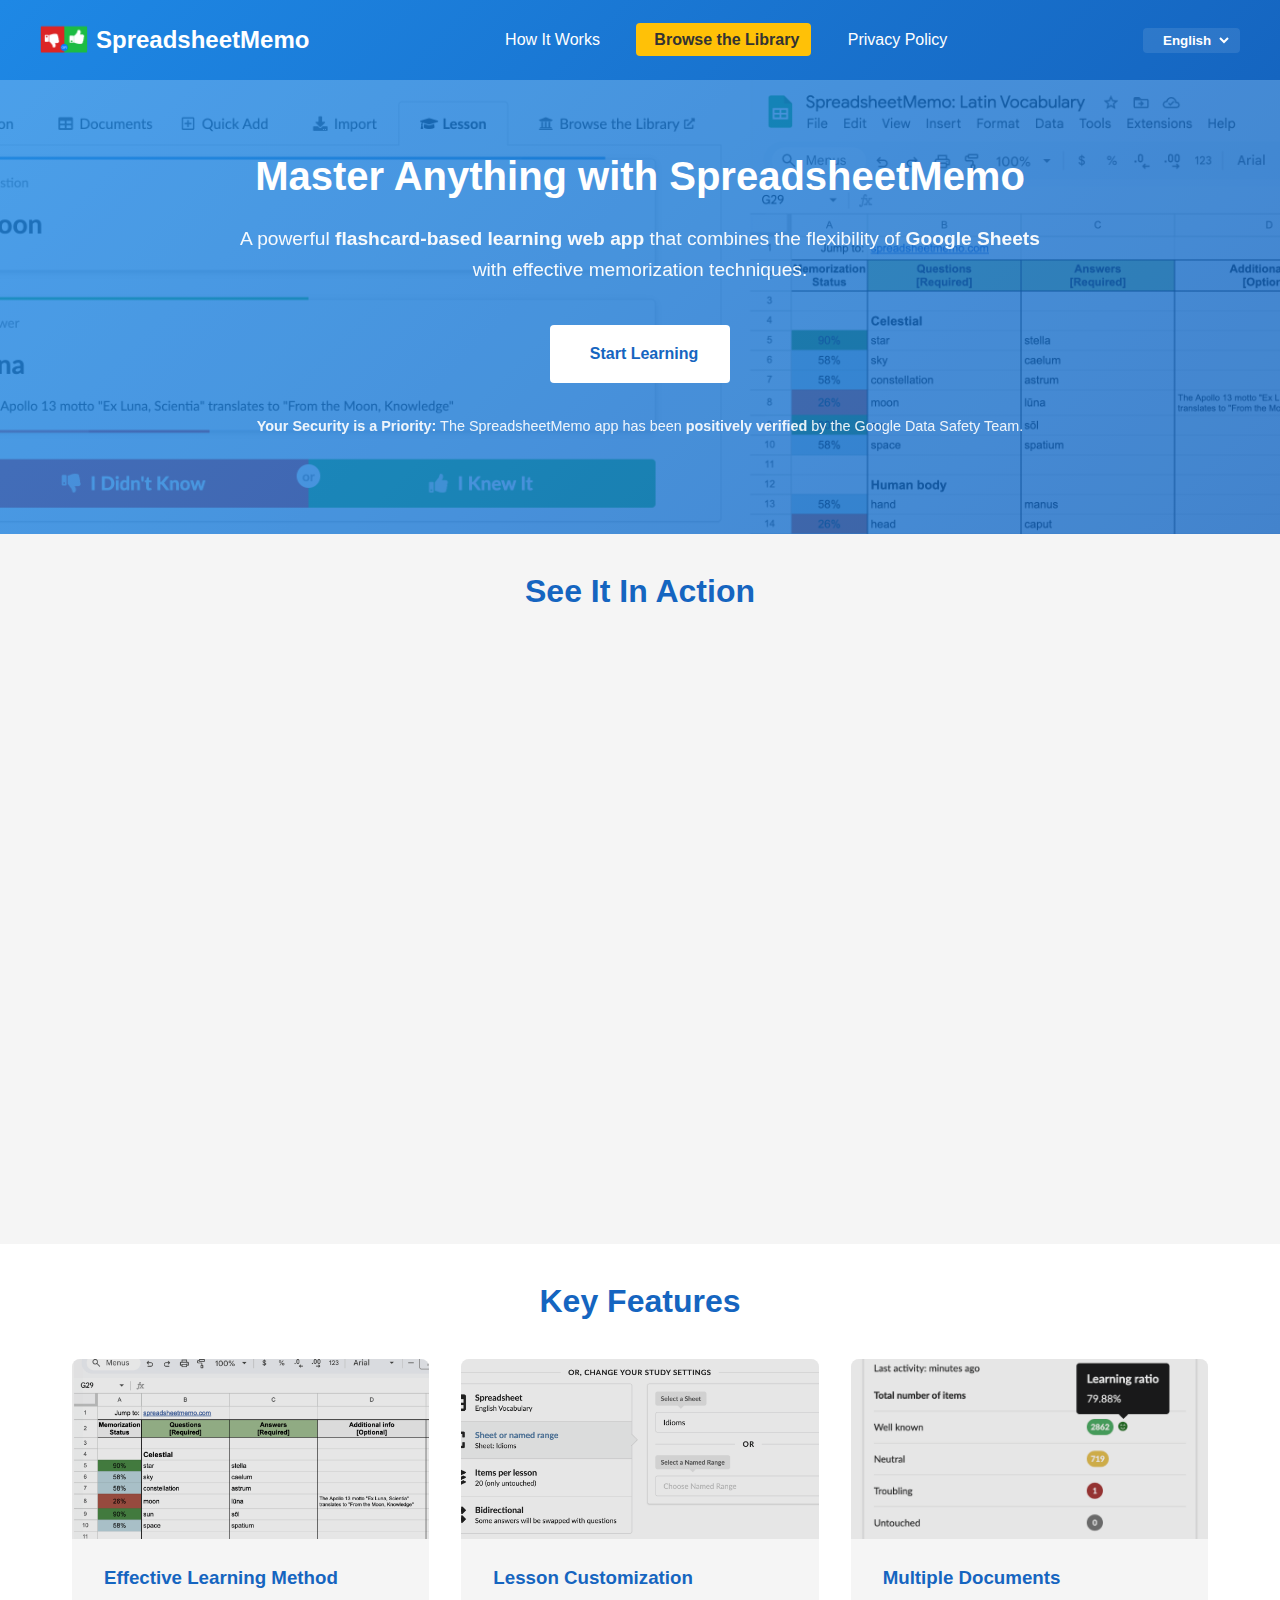
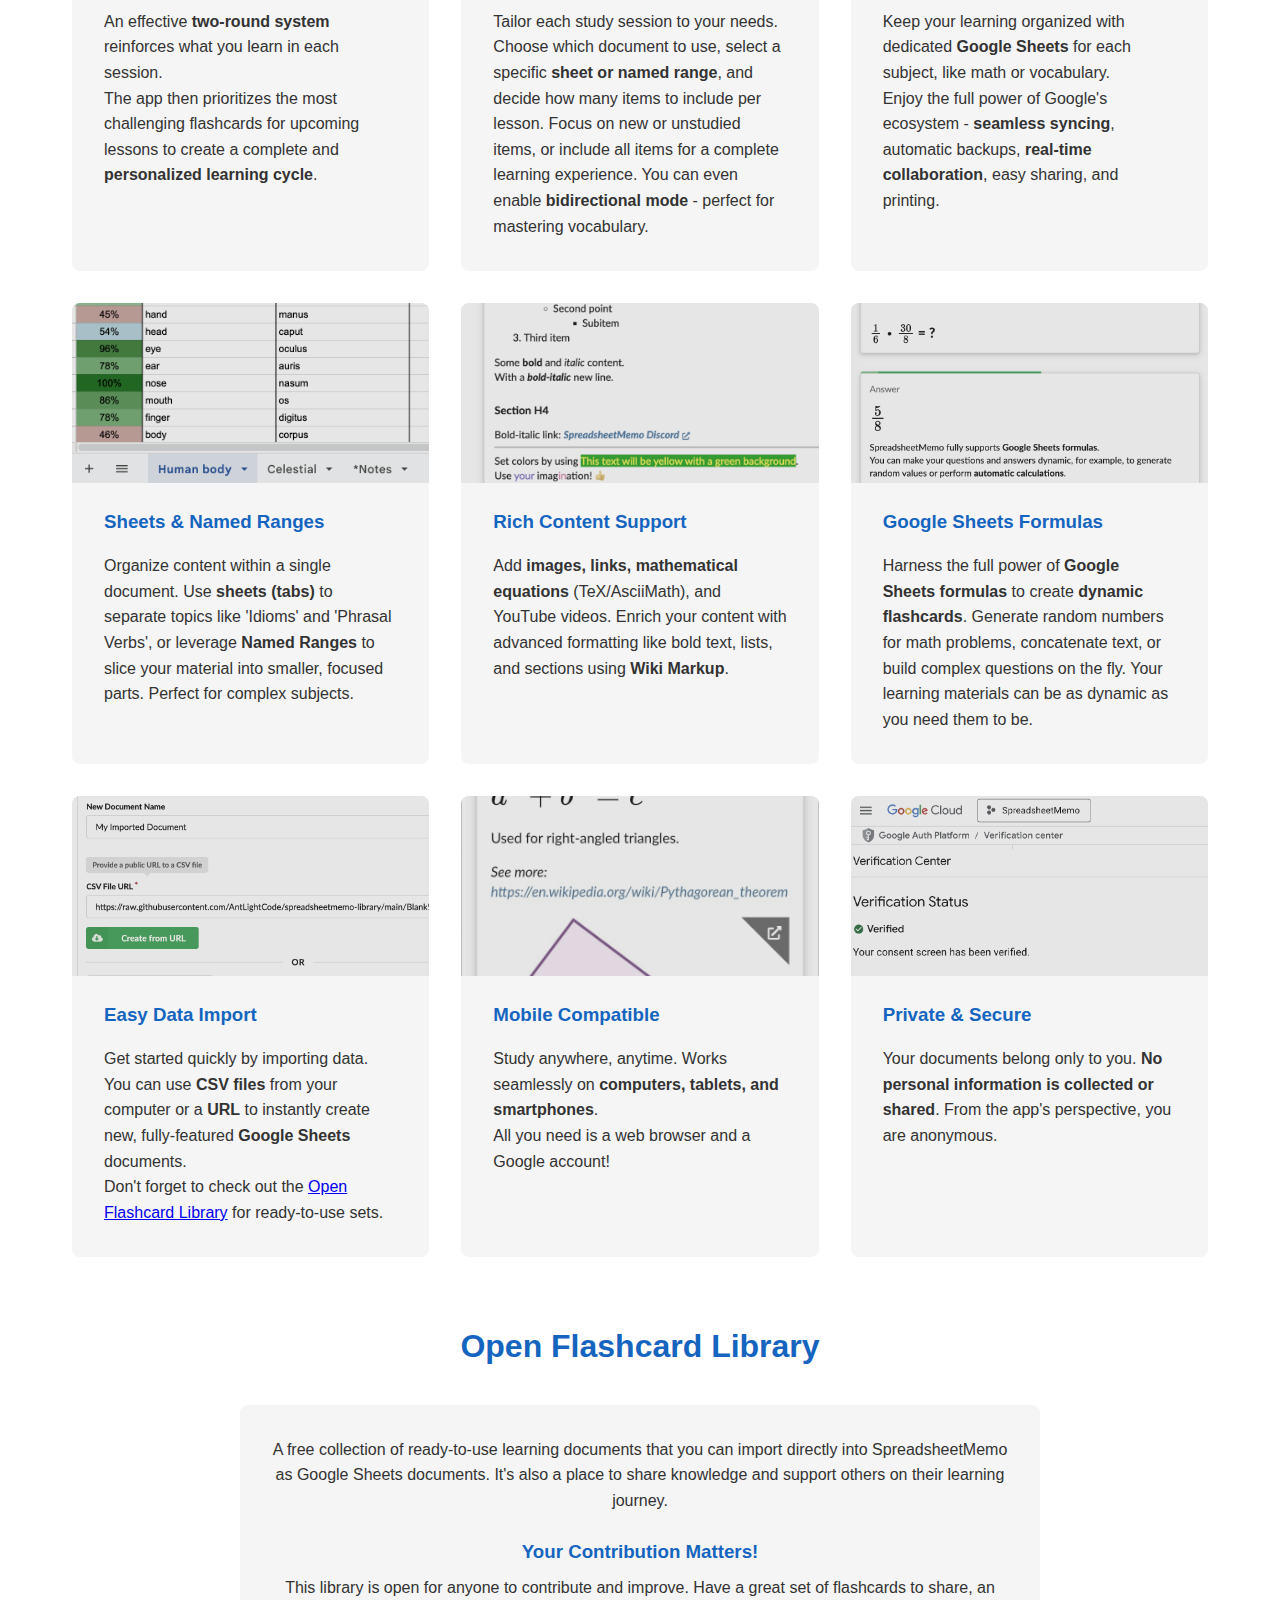
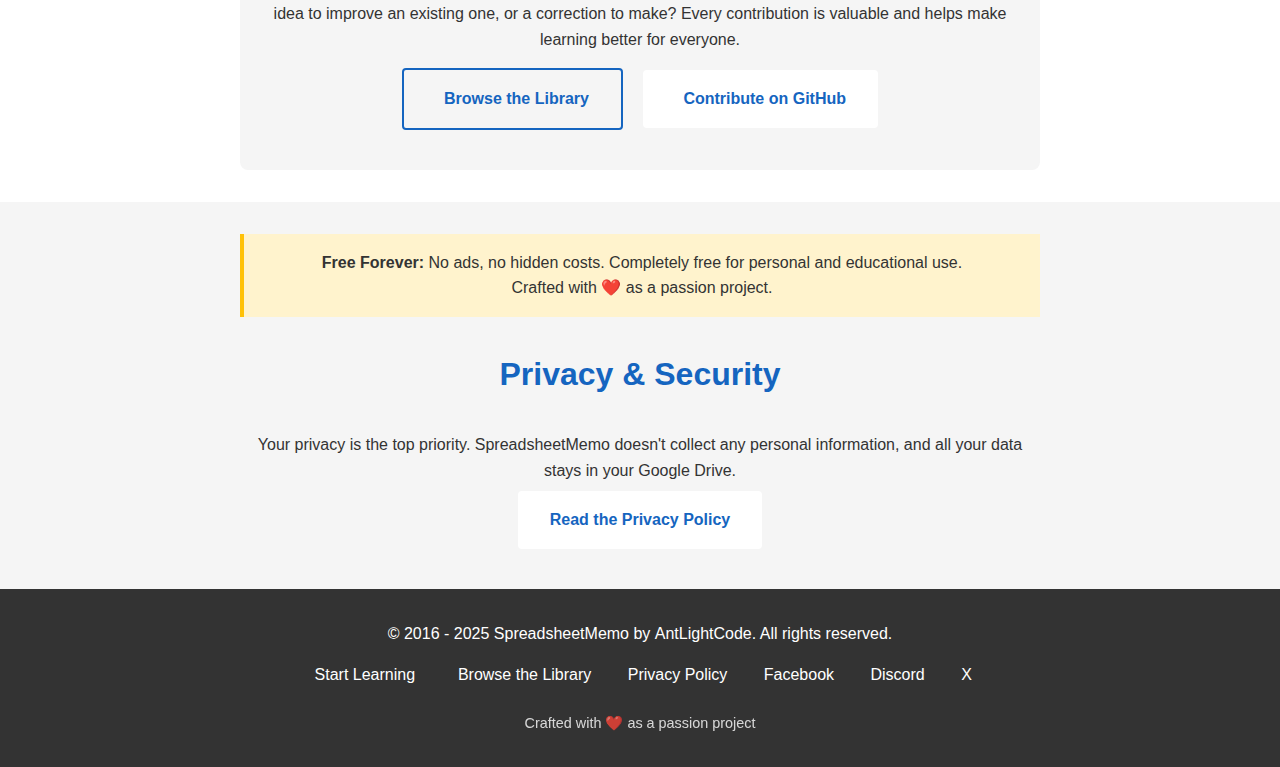
<file: index.html>
<!DOCTYPE html>
<html lang="en">
<head>
    <meta charset="UTF-8">
    <meta name="viewport" content="width=device-width, initial-scale=1.0">
    <meta name="description" content="SpreadsheetMemo is a free flashcard-based learning web app that uses Google Sheets to help you memorize anything quickly. Learn vocabulary, dates, formulas, and more.">
    <meta name="keywords" content="flashcards, flashcard, Google Sheets, Sheet, Docs, fiszka, fiszki, Excel, arkusz kalkulacyjny, dokumenty Google, Google Docs, Docs, memorization, study app, free flashcards, spaced repetition, online learning, study tool, exam prep, vocabulary builder">

    <!-- Open Graph / Facebook -->
    <meta property="og:type" content="website">
    <meta property="og:url" content="https://spreadsheetmemo.com/">
    <meta property="og:title" content="SpreadsheetMemo - Flashcard Learning with Google Sheets">
    <meta property="og:description" content="A powerful flashcard-based learning web app that combines the flexibility of Google Sheets with effective memorization techniques.">
    <meta property="og:image" content="https://spreadsheetmemo.com/assets/images/hero-bg.png">

    <!-- Twitter -->
    <meta property="twitter:card" content="summary_large_image">
    <link rel="canonical" href="https://spreadsheetmemo.com/">

    <!-- Hreflang tags for SEO -->
    <link rel="alternate" hreflang="en" href="https://spreadsheetmemo.com/index.html?lang=en" />
    <link rel="alternate" hreflang="pl" href="https://spreadsheetmemo.com/index.html?lang=pl" />
    <link rel="alternate" hreflang="de" href="https://spreadsheetmemo.com/index.html?lang=de" />
    <link rel="alternate" hreflang="x-default" href="https://spreadsheetmemo.com/index.html?lang=en" />

    <title>SpreadsheetMemo - Flashcard Learning with Google Sheets</title>
    <meta http-equiv="Content-Security-Policy" 
          content="default-src 'self'; 
                   script-src 'self' 'unsafe-inline' https://cdnjs.cloudflare.com; 
                   style-src 'self' 'unsafe-inline' https://cdnjs.cloudflare.com; 
                   frame-src https://www.youtube-nocookie.com;
                   font-src 'self' https://cdnjs.cloudflare.com data:;">
    <link rel="stylesheet" href="css/common.css">
    <link rel="stylesheet" href="https://cdnjs.cloudflare.com/ajax/libs/font-awesome/6.5.1/css/all.min.css" integrity="sha512-DTOQO9RWCH3ppGqcWaEA1BIZOC6xxalwEsw9c2QQeAIftl+Vegovlnee1c9QX4TctnWMn13TZye+giMm8e2LwA==" crossorigin="anonymous" referrerpolicy="no-referrer" />
    <link rel="shortcut icon" type="image/png" href="assets/images/favicon_square.png">
 
    <link rel="stylesheet" href="css/index.css">
</head>
<body>
    <header>
       <div class="header-content">
            <a href="https://spreadsheetmemo.com/" class="logo">
                <img src="assets/images/favicon_square.png" alt="SpreadsheetMemo" class="logo-icon">
                <span>SpreadsheetMemo</span>
            </a>
            <nav>
                <a href="#how-it-works" data-i18n-key="navHowItWorks">How It Works</a>
                <a href="library.html" class="nav-library-link"><i class="fa-solid fa-building-columns"></i> <span class="hide-on-mobile" data-i18n-key="navBrowseThe">Browse the </span><span data-i18n-key="navLibrary">Library</span></a>
                <a href="privacy.html"><span data-i18n-key="navPrivacy">Privacy</span><span class="hide-on-mobile" data-i18n-key="navPolicy"> Policy</span></a>
            </nav>
            <div class="language-switcher">
                <i class="fa-solid fa-globe"></i>
                <select id="languageSelector">
                    <option value="en">English</option>
                    <option value="pl">Polski</option>
                    <option value="de">Deutsch</option>
                </select>
            </div>
        </div>
    </header>

    <section class="hero">
        <div class="hero-content">
            <h1 data-i18n-key="heroTitle">Master Anything with SpreadsheetMemo</h1>
            <p data-i18n-key="heroSubtitle">A powerful <strong>flashcard-based learning web app</strong> that combines the flexibility of&nbsp;<strong>Google&nbsp;Sheets</strong> with effective memorization techniques.</p>
            <a href="https://script.google.com/macros/s/AKfycbyVrzuFuKPW3iz0w8rnZzmrqAmULVsQx0ntRlUJNdG2ny9RJR5c/exec" class="cta-button"><i class="fa-solid fa-graduation-cap"></i> <span data-i18n-key="heroStartLearning">Start Learning</span></a>
            <p class="video-note" data-i18n-key="heroSecurityNote">
                <i class="fa-solid fa-shield-halved"></i><strong>Your Security is a Priority:</strong> The&nbsp;SpreadsheetMemo app has been <strong>positively verified</strong> by&nbsp;the&nbsp;Google&nbsp;Data&nbsp;Safety&nbsp;Team.
            </p>
       </div>
    </section>

    <section class="section section-highlight" id="how-it-works">
        <div class="container">
            <h2 data-i18n-key="seeInActionTitle">See It In Action</h2>
            <div class="video-container">
                <iframe 
                    src="https://www.youtube-nocookie.com/embed/GBvcCzdy9vc" 
                    title="YouTube video player" 
                    frameborder="0" 
                    allow="accelerometer; autoplay; clipboard-write; encrypted-media; gyroscope; picture-in-picture" 
                    allowfullscreen>
                </iframe>
            </div>
        </div>
    </section>

    <section id="features" class="section">
        <div class="container">
            <h2 data-i18n-key="keyFeaturesTitle">Key Features</h2>
            <div class="features">
                <div class="feature-card">
                    <div class="feature-screenshot">
                        <img src="assets/images/features/thumbnails/learning_method.png" data-large-src="assets/images/hero-bg.png" alt="Effective Learning Method Screenshot">
                    </div>
                    <div class="feature-card-content">
                        <h3 data-i18n-key="featureLearningMethodTitle"><i class="fa-solid fa-brain"></i>Effective Learning Method</h3>
                        <p data-i18n-key="featureLearningMethodDesc">An effective <strong>two-round system</strong> reinforces what you learn in each session.</br>The app then prioritizes the most challenging flashcards for upcoming lessons to create a complete and <strong>personalized learning cycle</strong>.</p>
                    </div>
                </div>
                <div class="feature-card">
                    <div class="feature-screenshot">
                        <img src="assets/images/features/thumbnails/customization.png" data-large-src="assets/images/features/customization.png" alt="Lesson Customization Screenshot">
                    </div>
                    <div class="feature-card-content">
                        <h3 data-i18n-key="featureCustomizationTitle"><i class="fa-solid fa-gears"></i>Lesson Customization</h3>
                        <p data-i18n-key="featureCustomizationDesc">Tailor each study session to your needs. Choose which document to use, select a specific <strong>sheet or named range</strong>, and decide how many items to include per lesson. Focus on new or unstudied items, or include all items for a complete learning experience. You can even enable <strong>bidirectional mode</strong> - perfect for mastering vocabulary.</p>
                    </div>
                </div>
                <div class="feature-card">
                    <div class="feature-screenshot">
                        <img src="assets/images/features/thumbnails/documents.png" data-large-src="assets/images/features/documents.png" alt="Multiple Documents Screenshot">
                    </div>
                    <div class="feature-card-content">
                        <h3 data-i18n-key="featureDocumentsTitle"><i class="fa-solid fa-file-alt"></i>Multiple Documents</h3>
                        <p data-i18n-key="featureDocumentsDesc">Keep your learning organized with dedicated <strong>Google Sheets</strong> for each subject, like math or vocabulary.</br>Enjoy the full power of Google's ecosystem - <strong>seamless syncing</strong>, automatic backups, <strong>real-time collaboration</strong>, easy sharing, and printing.</p>
                    </div>
                </div>
                <div class="feature-card">
                    <div class="feature-screenshot">
                        <img src="assets/images/features/sheet.png" data-large-src="assets/images/features/sheet.png" alt="Sheets & Named Ranges Screenshot">
                    </div>
                    <div class="feature-card-content">
                       <h3 data-i18n-key="featureSheetsTitle"><i class="fa-solid fa-layer-group"></i>Sheets &amp; Named Ranges</h3>
                       <p data-i18n-key="featureSheetsDesc">Organize content within a single document. Use <strong>sheets (tabs)</strong> to separate topics like 'Idioms' and 'Phrasal Verbs', or leverage <strong>Named Ranges</strong> to slice your material into smaller, focused parts. Perfect for complex subjects.</p>
                    </div>
                </div>
                <div class="feature-card">
                    <div class="feature-screenshot">
                        <img src="assets/images/features/thumbnails/rich_content.png" data-large-src="assets/images/features/rich_content.png" alt="Rich Content Support Screenshot">
                    </div>
                    <div class="feature-card-content">
                        <h3 data-i18n-key="featureRichContentTitle"><i class="fa-solid fa-image"></i>Rich Content Support</h3>
                        <p data-i18n-key="featureRichContentDesc">Add <strong>images, links, mathematical equations</strong> (TeX/AsciiMath), and YouTube videos. Enrich your content with advanced formatting like bold text, lists, and sections using <strong>Wiki Markup</strong>.</p>
                    </div>
                </div>
                <div class="feature-card">
                    <div class="feature-screenshot">
                        <img src="assets/images/features/thumbnails/formulas.png" data-large-src="assets/images/features/formulas.png" alt="Google Sheets Formulas Screenshot">
                    </div>
                    <div class="feature-card-content">
                        <h3 data-i18n-key="featureFormulasTitle"><i class="fa-solid fa-calculator"></i>Google Sheets Formulas</h3>
                        <p data-i18n-key="featureFormulasDesc">Harness the full power of <strong>Google Sheets formulas</strong> to create <strong>dynamic flashcards</strong>. Generate random numbers for math problems, concatenate text, or build complex questions on the fly. Your learning materials can be as dynamic as you need them to be.</p>
                    </div>
                </div>
                <div class="feature-card">
                    <div class="feature-screenshot">
                        <img src="assets/images/features/thumbnails/csv_import.png" data-large-src="assets/images/features/csv_import.png" alt="Easy Import Screenshot">
                    </div>
                    <div class="feature-card-content">
                        <h3 data-i18n-key="featureImportTitle"><i class="fa-solid fa-download"></i>Easy Data Import</h3>
                        <p data-i18n-key="featureImportDesc">Get started quickly by importing data. You can use <strong>CSV files</strong> from your computer or a <strong>URL</strong> to instantly create new, fully-featured <strong>Google Sheets</strong> documents.</br>Don't forget to check out the <a href="library.html"><i class="fa-solid fa-building-columns"></i> Open Flashcard Library</a> for ready-to-use sets.</p>
                    </div>
                </div>
                <div class="feature-card">
                    <div class="feature-screenshot">
                        <img src="assets/images/features/thumbnails/mobile.png" data-large-src="assets/images/features/mobile.png" alt="Mobile Compatible Screenshot">
                    </div>
                    <div class="feature-card-content">
                        <h3 data-i18n-key="featureMobileTitle"><i class="fa-solid fa-mobile-screen-button"></i>Mobile Compatible</h3>
                        <p data-i18n-key="featureMobileDesc">Study anywhere, anytime. Works seamlessly on <strong>computers, tablets, and smartphones</strong>.
                        </br>All you need is a web browser and a Google account!</p>
                    </div>
                </div>
                <div class="feature-card">
                    <div class="feature-screenshot">
                        <img src="assets/images/features/security.png" data-large-src="assets/images/features/security.png" alt="Private & Secure Screenshot">
                    </div>
                    <div class="feature-card-content">
                        <h3 data-i18n-key="featureSecurityTitle"><i class="fa-solid fa-lock"></i>Private & Secure</h3>
                        <p data-i18n-key="featureSecurityDesc">Your documents belong only to you. <strong>No personal information is collected or shared</strong>. From the app's perspective, you are anonymous.
                        </br>
                        </p>
                    </div>
                </div>
            </div>
        </div>
    </section>

    <section id="community-library" class="section">
        <div class="container">
            <h2 data-i18n-key="libraryTitle"><i class="fa-solid fa-users"></i> Open Flashcard Library</h2>
            <div class="community-content">
                <p data-i18n-key="libraryDesc">
                    A free collection of ready-to-use learning documents that you can import directly into SpreadsheetMemo as Google Sheets documents. It's also a place to share knowledge and support others on their learning journey.
                </p>
                <h3 data-i18n-key="libraryContributionTitle"><i class="fa-solid fa-hand-holding-heart"></i> Your Contribution Matters!</h3>
                <p data-i18n-key="libraryContributionDesc">
                    This library is open for anyone to contribute and improve. Have a great set of flashcards to share, an idea to improve an existing one, or a correction to make? Every contribution is valuable and helps make learning better for everyone.
                </p>
                <a href="library.html" class="cta-button secondary"><i class="fa-solid fa-building-columns"></i> <span data-i18n-key="libraryBrowseBtn">Browse the Library</span></a>
                <a href="https://github.com/AntLightCode/spreadsheetmemo-library" target="_blank" rel="noopener noreferrer" class="cta-button"><i class="fa-brands fa-github"></i> <span data-i18n-key="libraryContributeBtn">Contribute on GitHub</span></a>
            </div>
        </div>
    </section>


    <section class="section section-highlight">
        <div class="container">
            <div class="privacy-link-content">
                <div class="alert">
                    <strong data-i18n-key="freeForever">Free Forever:</strong> <span data-i18n-key="freeForeverDesc">No ads, no hidden costs. Completely free for personal and educational use.</span>
                    </br>Crafted with ❤️ as a passion project.
                </div>
                <h2 data-i18n-key="privacyTitle">Privacy & Security</h2>
                <p data-i18n-key="privacyDesc">Your privacy is the top priority. SpreadsheetMemo doesn't collect any personal information, and all your data stays in your Google Drive.</p>
                <a href="privacy.html" class="cta-button" data-i18n-key="privacyBtn">Read the Privacy Policy</a>
            </div>
        </div>
    </section>

    <!-- Image Modal -->
    <div id="imageModal" class="modal">
        <span class="modal-close">&times;</span>
        <span class="modal-nav modal-prev">&#10094;</span>
        <span class="modal-nav modal-next">&#10095;</span>
        <img class="modal-content" id="modalImage">
    </div>

    <footer>
        <p>&copy; 2016 - 2025 SpreadsheetMemo by&nbsp;AntLightCode. All rights reserved.</p>
        <div class="footer-links">
            <a href="https://script.google.com/macros/s/AKfycbyVrzuFuKPW3iz0w8rnZzmrqAmULVsQx0ntRlUJNdG2ny9RJR5c/exec"><i class="fa-solid fa-graduation-cap"></i> <span data-i18n-key="footerStartLearning">Start Learning</span></a>
            <a href="library.html"><i class="fa-solid fa-building-columns"></i> <span class="hide-on-mobile" data-i18n-key="footerBrowseThe">Browse the </span><span data-i18n-key="footerLibrary">Library</span></a>
            <a href="privacy.html" data-i18n-key="footerPrivacyPolicy">Privacy Policy</a>
            <a href="https://www.facebook.com/SpreadsheetMemo" target="_blank" rel="noopener noreferrer">Facebook</a>
            <a href="https://discord.gg/Rpa8mgfJ" target="_blank" rel="noopener noreferrer">Discord</a>
            <a href="https://x.com/SpreadsheetMemo" target="_blank" rel="noopener noreferrer">X</a>
        </div>
        <p class="footer-credit" data-i18n-key="footerCredit">
            Crafted with ❤️ as a passion project
        </p>    
    </footer>
    
    <script src="js/index.js"></script>
    <script src="js/i18n.js"></script>
</body>
</html>
</file>
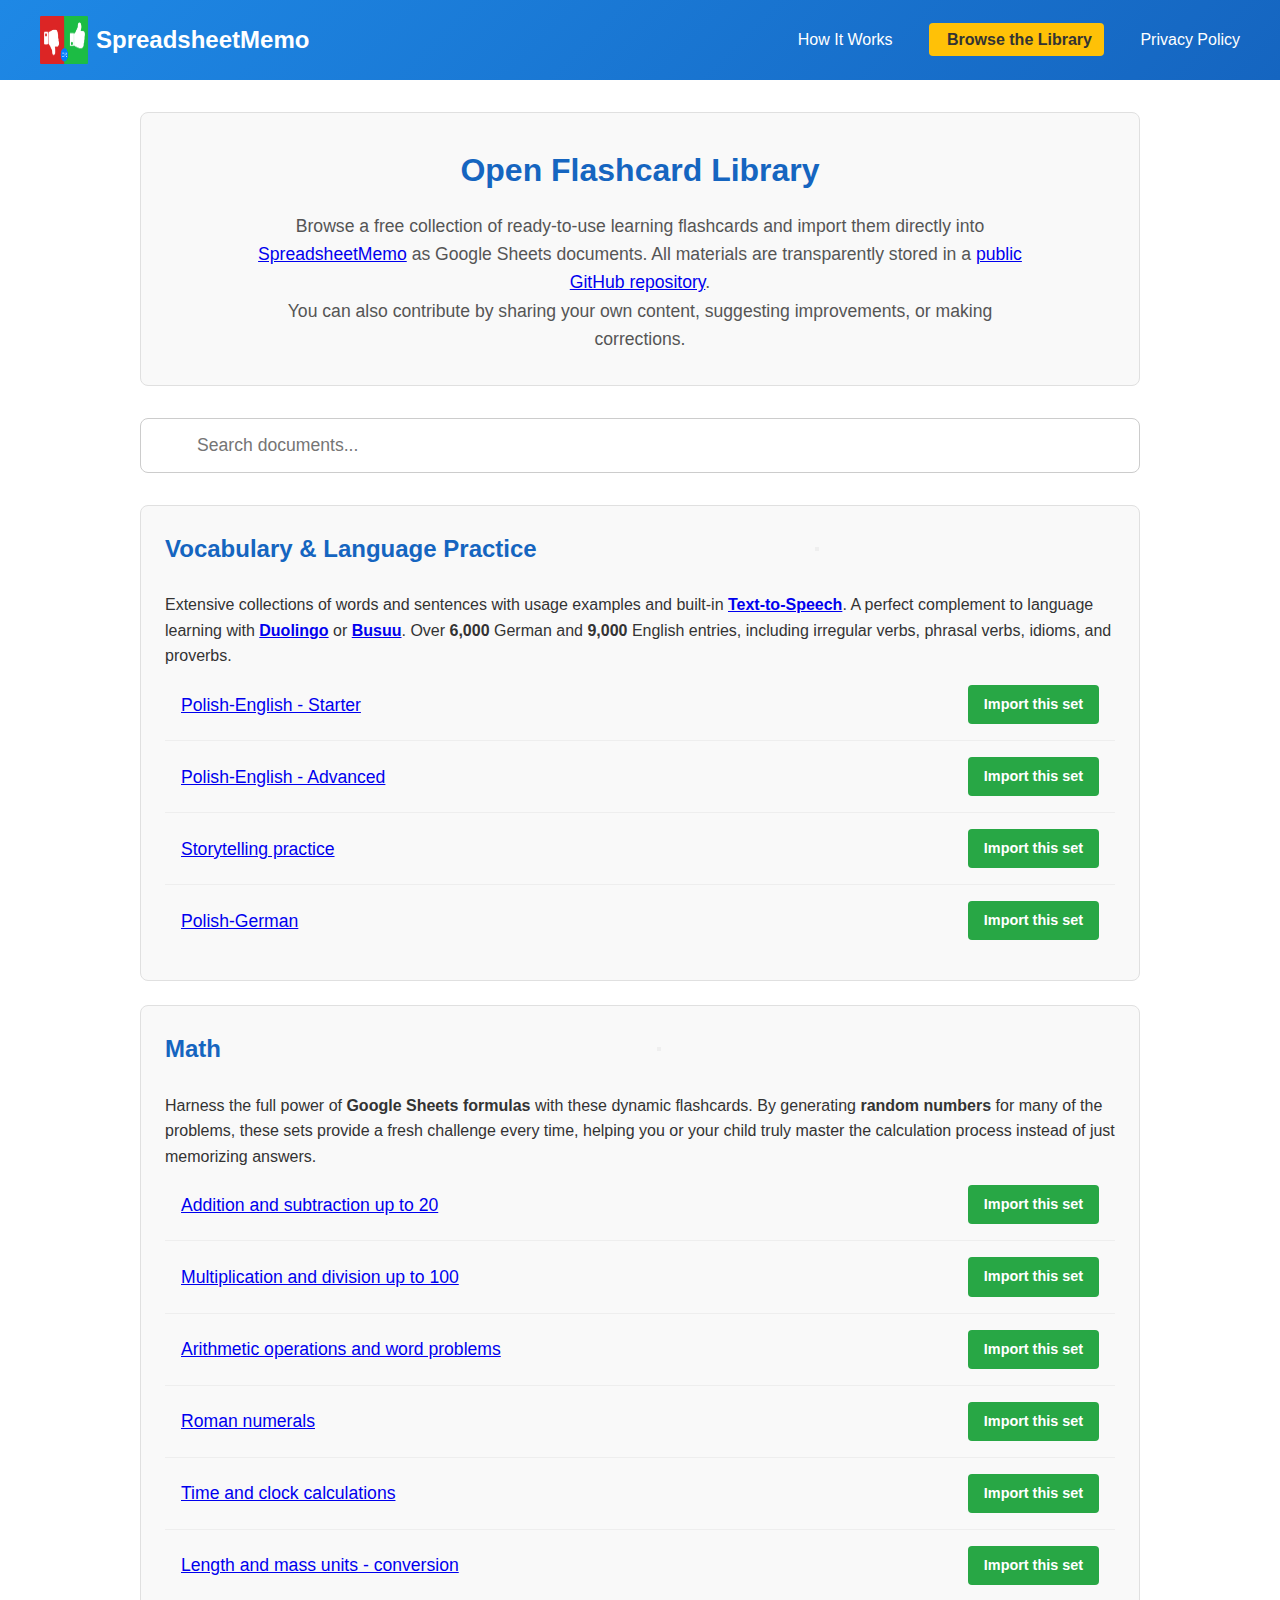
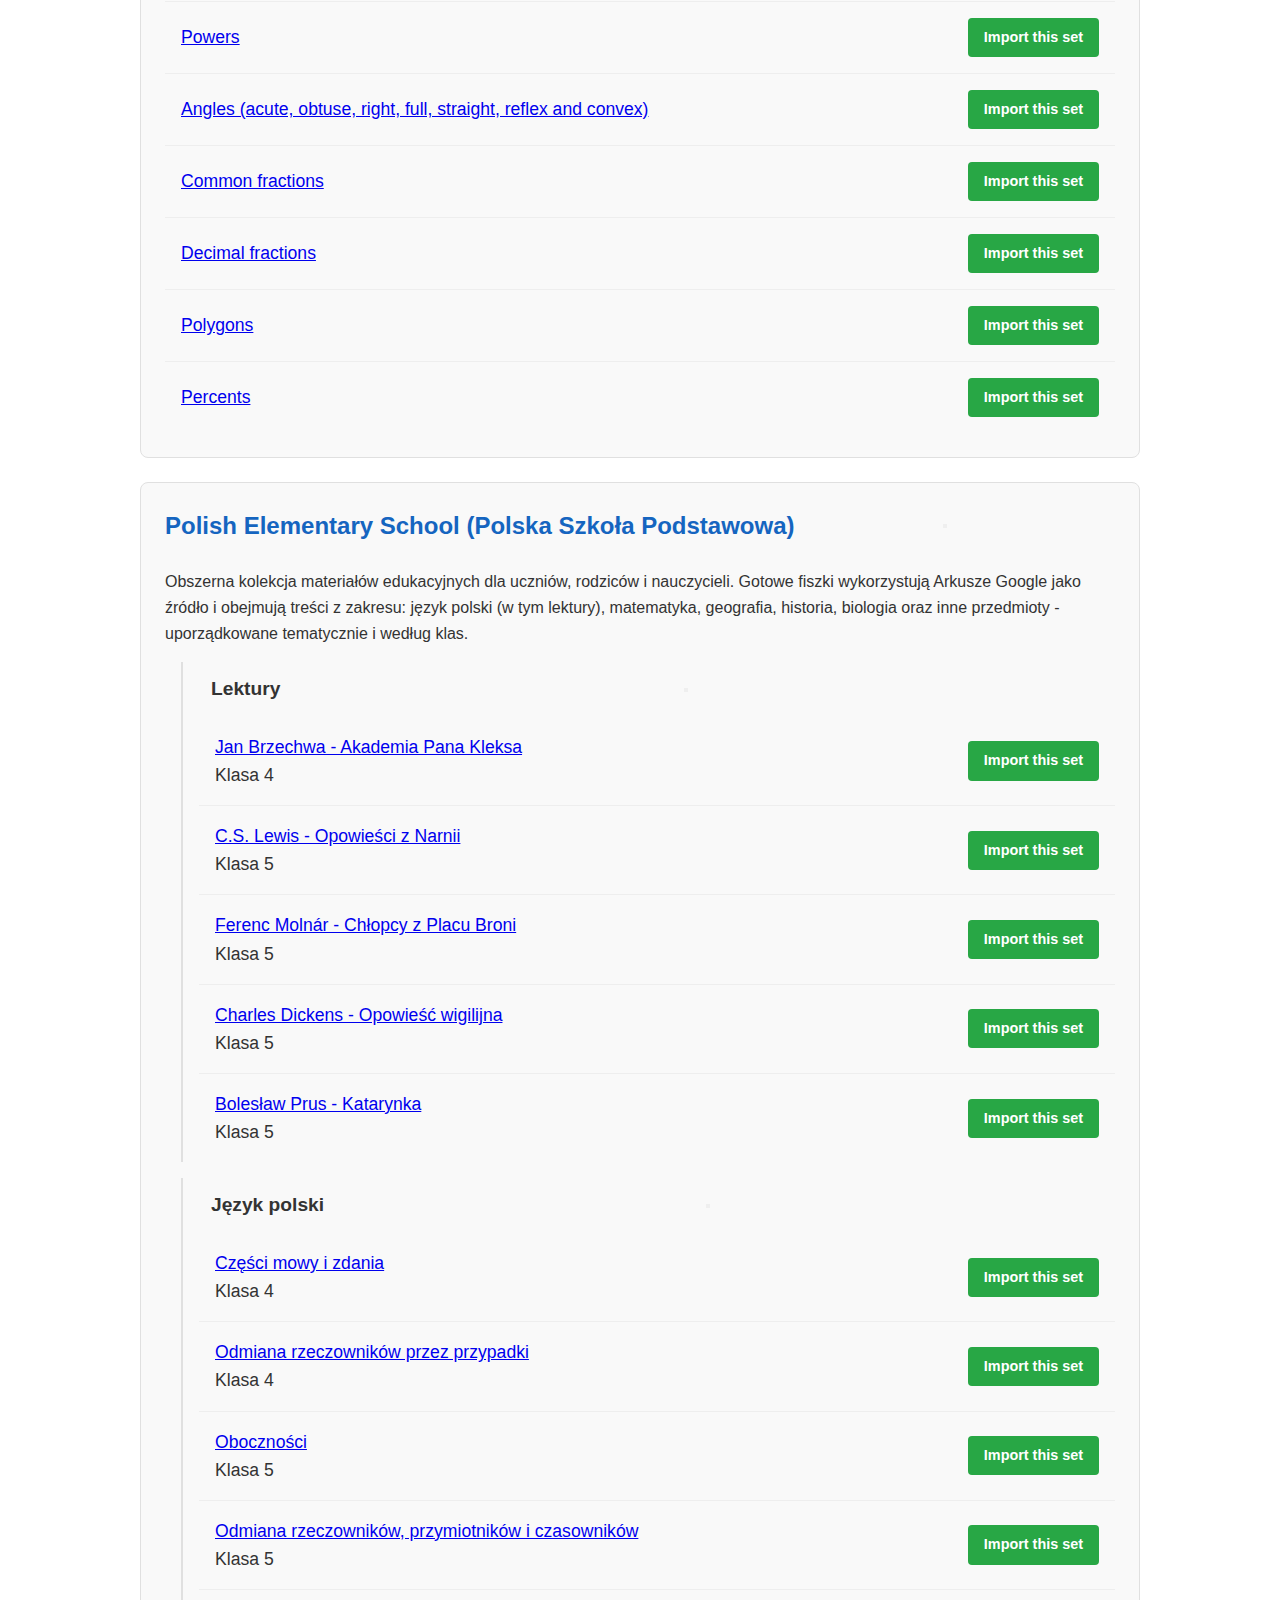
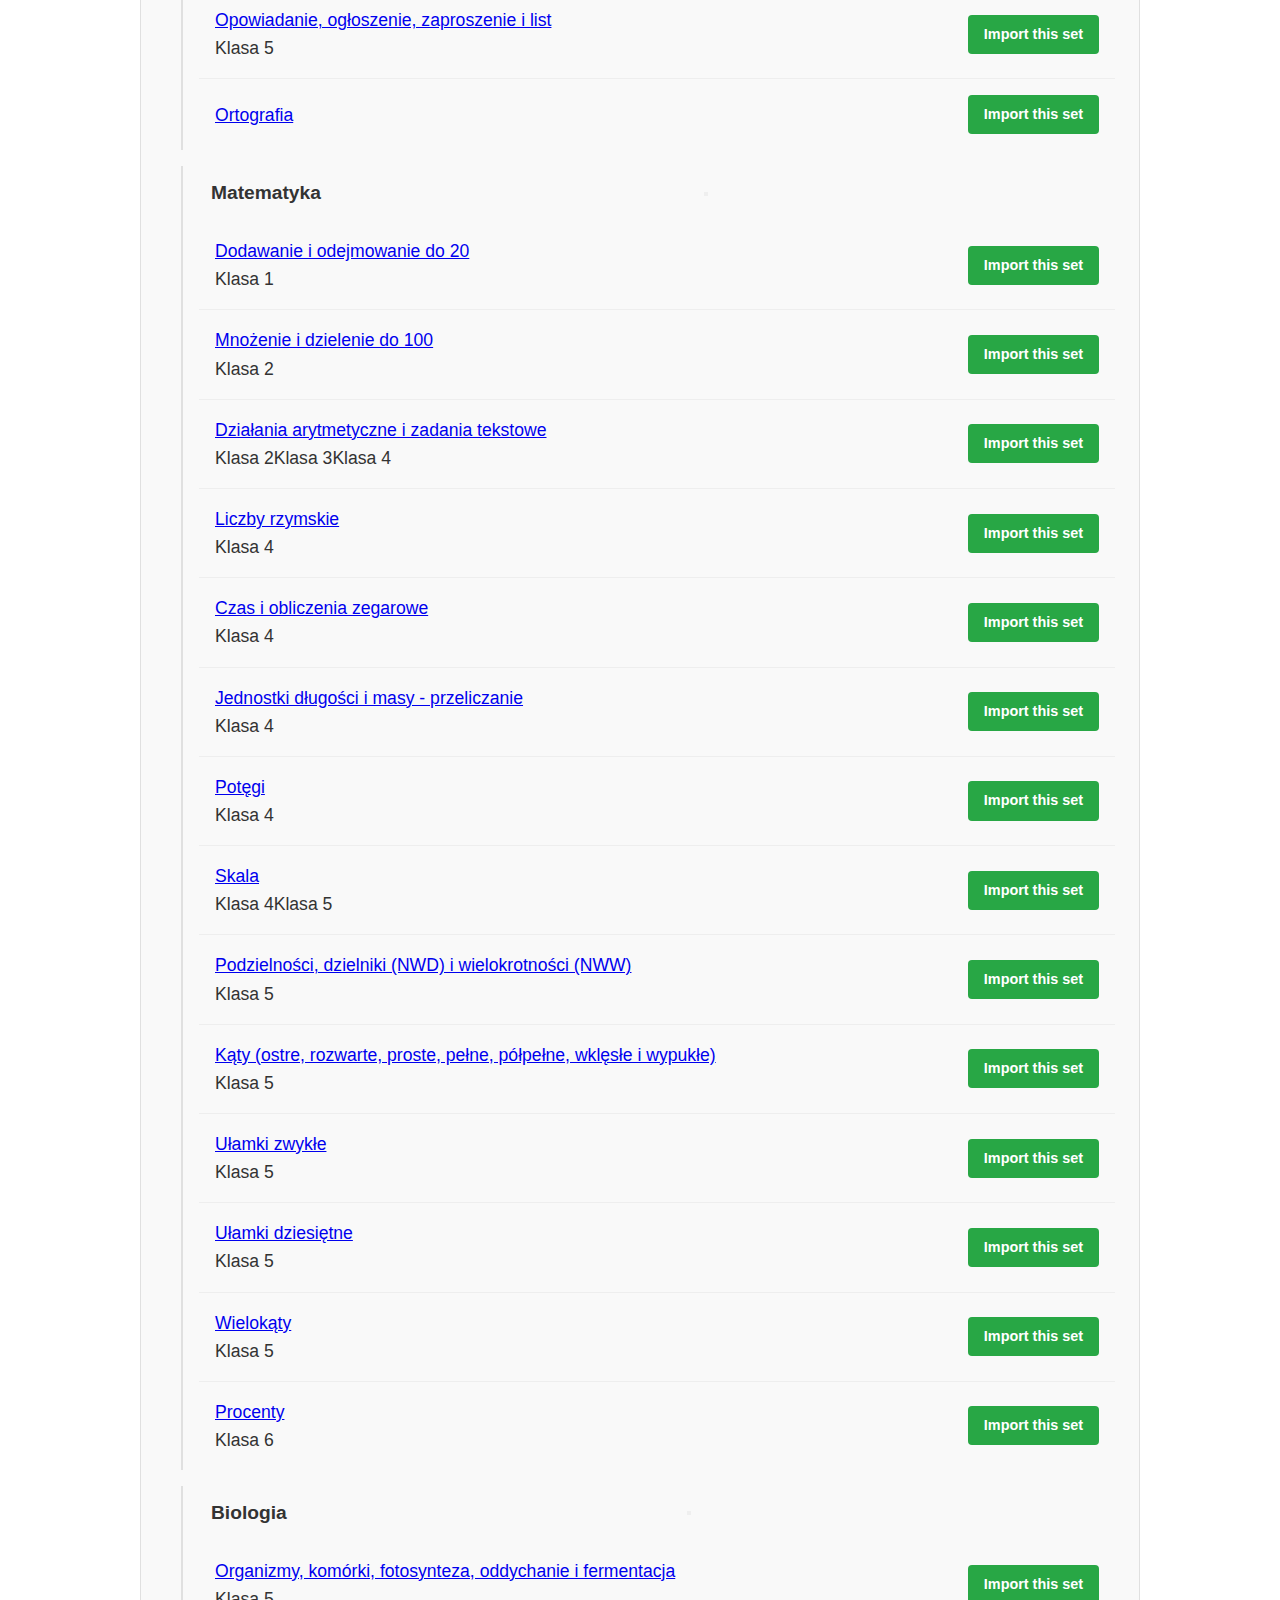
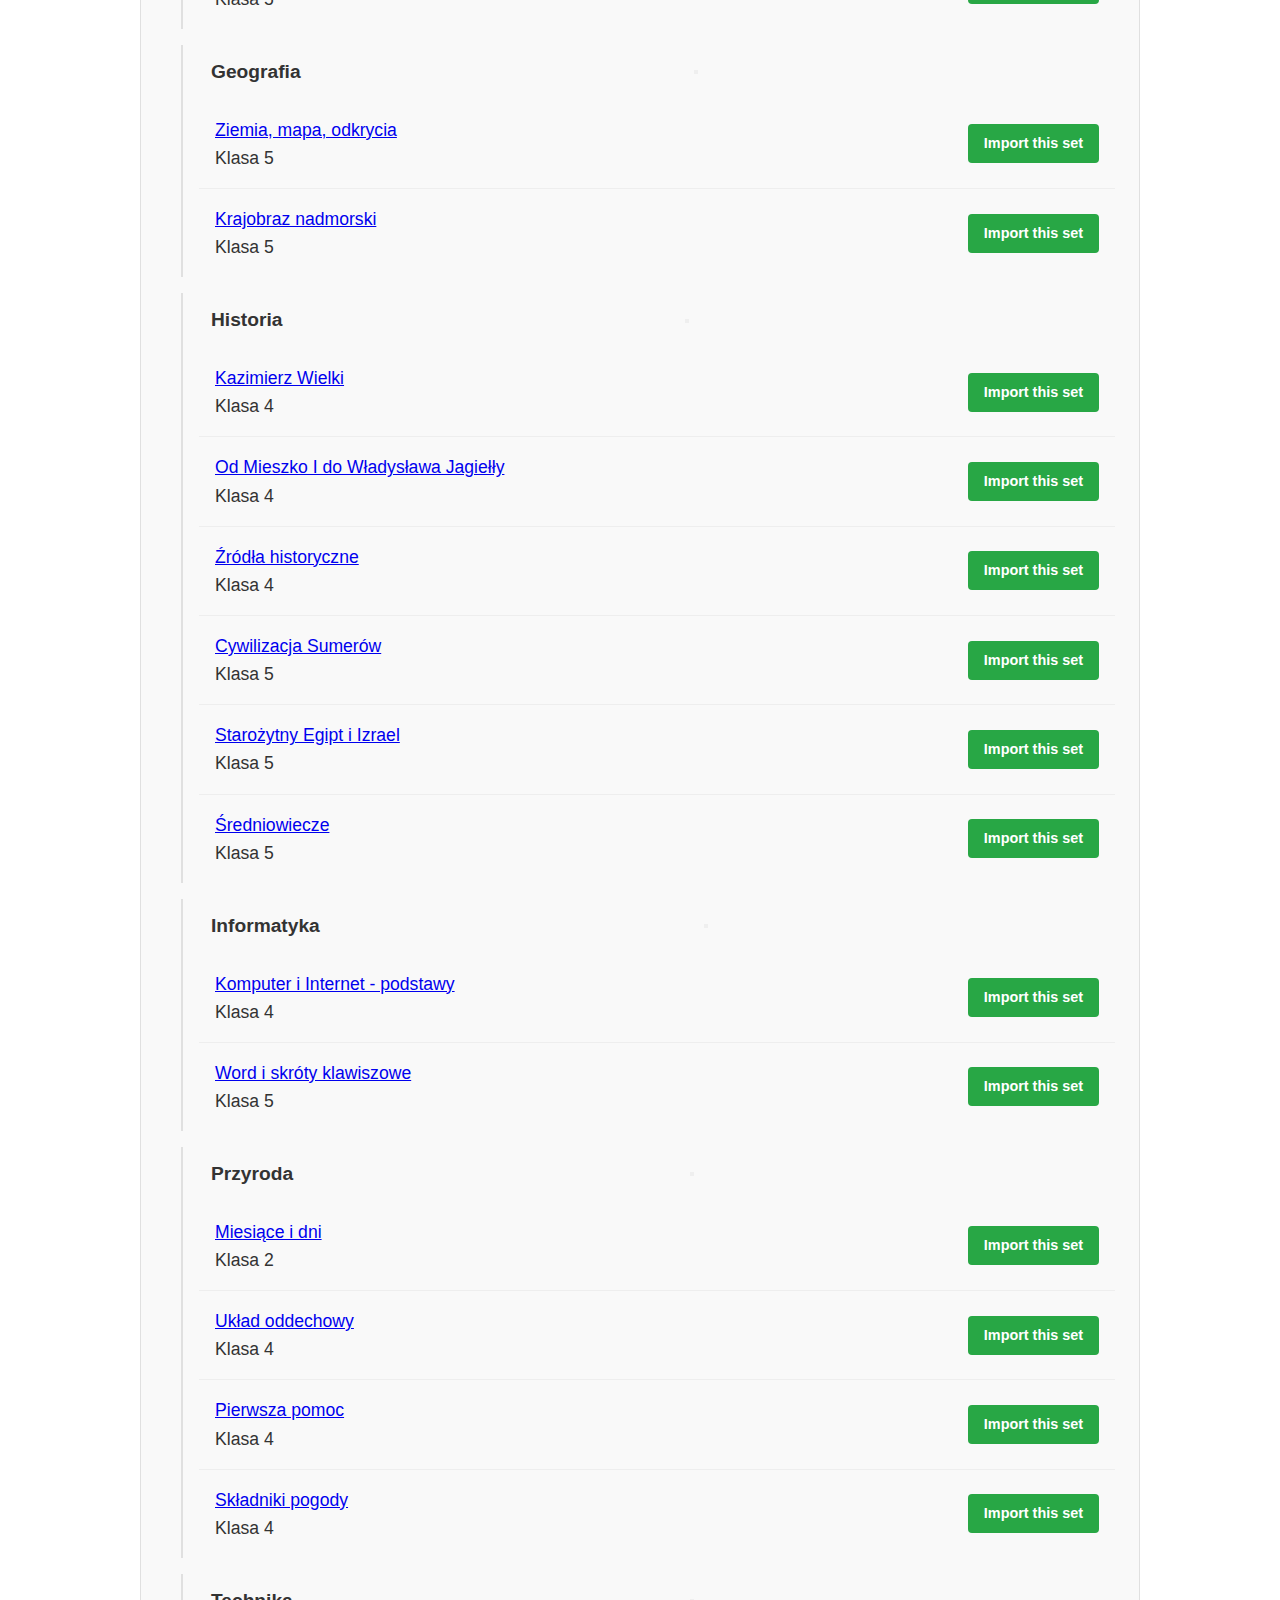
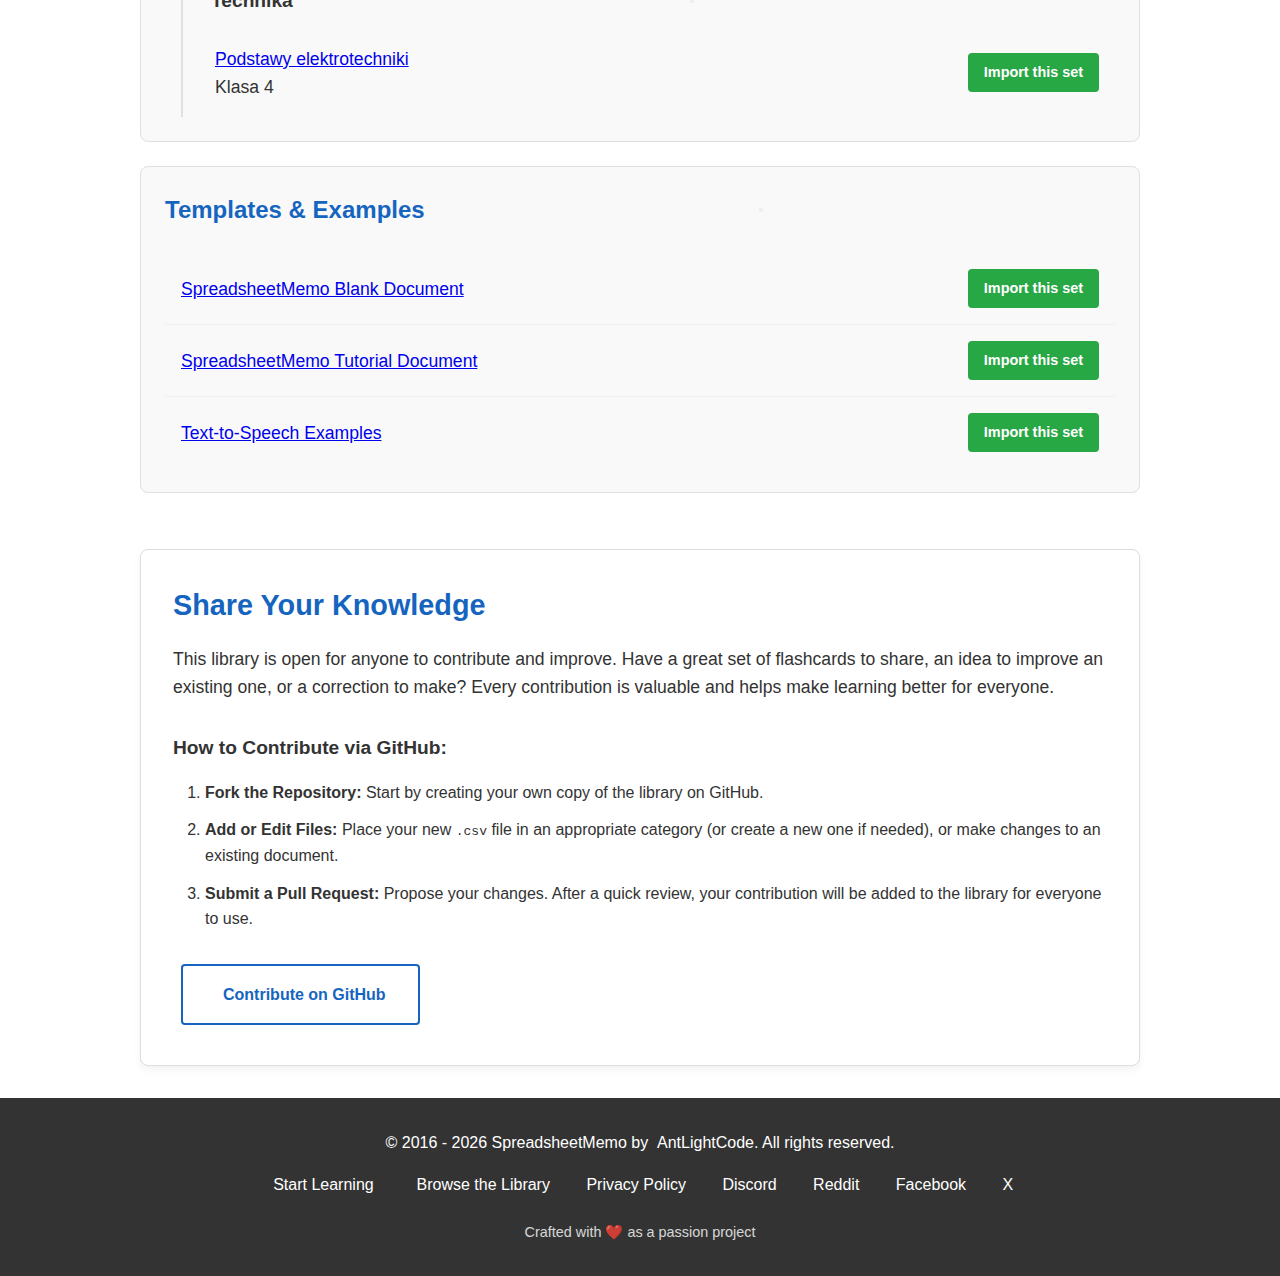
<file: library.html>
<!DOCTYPE html>
<html lang="en">
<head>
    <meta charset="UTF-8">
    <meta name="viewport" content="width=device-width, initial-scale=1.0">
    <title>SpreadsheetMemo - Flashcard Open Library</title>
    <meta name="description" content="Browse a free collection of ready-to-use learning flashcards and import them directly into SpreadsheetMemo as Google Sheets documents. Contribute on GitHub!">
    <link rel="stylesheet" href="css/common.css">

    <!-- Open Graph / Facebook / LinkedIn -->
    <meta property="og:type" content="website">
    <meta property="og:url" content="https://spreadsheetmemo.com/library.html">
    <meta property="og:title" content="Open Flashcard Library - SpreadsheetMemo">
    <meta property="og:description" content="Browse a free collection of ready-to-use learning flashcards and import them directly into SpreadsheetMemo as Google Sheets documents. Contribute on GitHub!">
    <meta property="og:image" content="https://spreadsheetmemo.com/assets/images/hero-bg.png">
    <meta property="og:site_name" content="SpreadsheetMemo">

    <!-- Twitter -->
    <meta property="twitter:card" content="summary_large_image">

    <meta http-equiv="Content-Security-Policy" 
          content="default-src 'self'; 
                   script-src 'self' 'unsafe-inline' https://cdnjs.cloudflare.com; 
                   style-src 'self' 'unsafe-inline' https://cdnjs.cloudflare.com; 
                   frame-src https://www.youtube-nocookie.com;
                   font-src 'self' https://cdnjs.cloudflare.com data:;">
    <link rel="stylesheet" href="https://cdnjs.cloudflare.com/ajax/libs/font-awesome/6.5.1/css/all.min.css" integrity="sha512-DTOQO9RWCH3ppGqcWaEA1BIZOC6xxalwEsw9c2QQeAIftl+Vegovlnee1c9QX4TctnWMn13TZye+giMm8e2LwA==" crossorigin="anonymous" referrerpolicy="no-referrer" />
    <link rel="icon" href="https://spreadsheetmemo.com/assets/images/favicon.svg" type="image/svg+xml" sizes="any">
    <link rel="icon" href="https://spreadsheetmemo.com/assets/images/favicon-192.png" type="image/png" sizes="192x192">
    <link rel="icon" href="https://spreadsheetmemo.com/assets/images/favicon.png" type="image/png" sizes="512x512">
    <link rel="apple-touch-icon" href="https://spreadsheetmemo.com/assets/images/favicon.png">
    <link rel="canonical" href="https://spreadsheetmemo.com/library.html">
    <link rel="stylesheet" href="css/library.css">
</head>
<body>
    <header>
       <div class="header-content">
            <a href="https://spreadsheetmemo.com/" class="logo">
                <img src="assets/images/favicon.png" alt="SpreadsheetMemo" class="logo-icon">
                <span>SpreadsheetMemo</span>
            </a>
            <nav>
                <a href="https://spreadsheetmemo.com/">How It Works</a>
                <a href="library.html" class="nav-library-link"><i class="fa-solid fa-building-columns"></i> <span class="hide-on-mobile">Browse the </span>Library</a>
                <a href="privacy.html">Privacy<span class="hide-on-mobile"> Policy</span></a>
            </nav>
        </div>
    </header>

    <section class="library-browser-section">
        <div class="library-browser">

            <div class="library-intro-box">
                <h1><i class="fa-solid fa-book-open-reader"></i> Open Flashcard Library</h1>
                <p>
                    Browse a free collection of ready-to-use learning flashcards and import them directly into <a href="https://spreadsheetmemo.com">SpreadsheetMemo</a> as Google Sheets documents. All materials are transparently stored in a <a href="https://github.com/AntLightCode/spreadsheetmemo-library" target="_blank" rel="noopener noreferrer">public GitHub repository</a>.<br>
                    You can also contribute by sharing your own content, suggesting improvements, or making corrections.
                </p>
            </div>

            <div class="library-search-box">
                <i class="fa-solid fa-magnifying-glass"></i>
                <input type="search" id="library-search-input" placeholder="Search documents..." aria-label="Search for documents">
                <button id="library-search-clear" class="clear-btn" aria-label="Clear search" style="display: none;">&times;</button>
            </div>

            <div id="no-results-message" class="no-results-message" style="display: none;">
                No documents found. Try a different search term.
            </div>

            <!-- Category: Vocabulary & Language Practice -->
            <details class="library-category" id="vocabulary-language-practice" open>
                <summary>
                    <span>Vocabulary &amp; Language Practice</span>
                    <button class="share-btn" title="Share this category"><i class="fa-solid fa-share-nodes"></i></button>
                </summary>
                <div class="library-category-content">
                    <p class="category-description">
                        Extensive collections of words and sentences with usage examples and built-in <strong><a href="https://youtu.be/f4pX11lNOhM?t=218" target="_blank" rel="noopener noreferrer">Text-to-Speech</a></strong>. A perfect complement to language learning with <strong><a href="https://www.duolingo.com" target="_blank" rel="noopener noreferrer">Duolingo</a></strong> or <strong><a href="https://www.busuu.com" target="_blank" rel="noopener noreferrer">Busuu</a></strong>. Over <strong>6,000</strong> German and <strong>9,000</strong> English entries, including irregular verbs, phrasal verbs, idioms, and proverbs.
                    </p>
                    <ul class="library-files-list">
                        <li class="library-file" id="Vocabulary%20%26%20Language%20Practice/Polish-English%20-%20Starter.csv">
                            <div class="file-name"><h3><a href="https://github.com/AntLightCode/spreadsheetmemo-library/blob/main/Vocabulary%20%26%20Language%20Practice/Polish-English%20-%20Starter.csv" target="_blank" rel="noopener noreferrer" title="View content on GitHub">Polish-English - Starter</a></h3></div>
                            <div class="file-actions">
                                <button class="share-btn" title="Share link to this set"><i class="fa-solid fa-share-nodes"></i></button><button class="copy-link-btn" data-link="https://raw.githubusercontent.com/AntLightCode/spreadsheetmemo-library/refs/heads/main/Vocabulary%20%26%20Language%20Practice/Polish-English%20-%20Starter.csv" title="Copy direct import link"><i class="fa-solid fa-copy"></i></button>
                                <a href="https://script.google.com/macros/s/AKfycbyVrzuFuKPW3iz0w8rnZzmrqAmULVsQx0ntRlUJNdG2ny9RJR5c/exec?import=https://raw.githubusercontent.com/AntLightCode/spreadsheetmemo-library/refs/heads/main/Vocabulary%20%26%20Language%20Practice/Polish-English%20-%20Starter.csv" class="import-button" title="Import this set directly into SpreadsheetMemo as a Google Sheets document"><i class="fa-solid fa-file-import"></i> Import this set</a>
                            </div>
                        </li>
                        <li class="library-file" id="Vocabulary%20%26%20Language%20Practice/Polish-English%20-%20Advanced.csv">
                            <div class="file-name"><h3><a href="https://github.com/AntLightCode/spreadsheetmemo-library/blob/main/Vocabulary%20%26%20Language%20Practice/Polish-English%20-%20Advanced.csv" target="_blank" rel="noopener noreferrer" title="View content on GitHub">Polish-English - Advanced</a></h3></div>
                            <div class="file-actions">
                                <button class="share-btn" title="Share link to this set"><i class="fa-solid fa-share-nodes"></i></button><button class="copy-link-btn" data-link="https://raw.githubusercontent.com/AntLightCode/spreadsheetmemo-library/refs/heads/main/Vocabulary%20%26%20Language%20Practice/Polish-English%20-%20Advanced.csv" title="Copy direct import link"><i class="fa-solid fa-copy"></i></button>
                                <a href="https://script.google.com/macros/s/AKfycbyVrzuFuKPW3iz0w8rnZzmrqAmULVsQx0ntRlUJNdG2ny9RJR5c/exec?import=https://raw.githubusercontent.com/AntLightCode/spreadsheetmemo-library/refs/heads/main/Vocabulary%20%26%20Language%20Practice/Polish-English%20-%20Advanced.csv" class="import-button" title="Import this set directly into SpreadsheetMemo as a Google Sheets document"><i class="fa-solid fa-file-import"></i> Import this set</a>
                            </div>
                        </li>
                        <li class="library-file" id="Vocabulary%20%26%20Language%20Practice/Storytelling%20practice.csv">
                            <div class="file-name"><h3><a href="https://github.com/AntLightCode/spreadsheetmemo-library/blob/main/Vocabulary%20%26%20Language%20Practice/Storytelling%20practice.csv" target="_blank" rel="noopener noreferrer" title="View content on GitHub">Storytelling practice</a></h3></div>
                            <div class="file-actions">
                                <button class="share-btn" title="Share link to this set"><i class="fa-solid fa-share-nodes"></i></button><button class="copy-link-btn" data-link="https://raw.githubusercontent.com/AntLightCode/spreadsheetmemo-library/refs/heads/main/Vocabulary%20%26%20Language%20Practice/Storytelling%20practice.csv" title="Copy direct import link"><i class="fa-solid fa-copy"></i></button>
                                <a href="https://script.google.com/macros/s/AKfycbyVrzuFuKPW3iz0w8rnZzmrqAmULVsQx0ntRlUJNdG2ny9RJR5c/exec?import=https://raw.githubusercontent.com/AntLightCode/spreadsheetmemo-library/refs/heads/main/Vocabulary%20%26%20Language%20Practice/Storytelling%20practice.csv" class="import-button" title="Import this set directly into SpreadsheetMemo as a Google Sheets document"><i class="fa-solid fa-file-import"></i> Import this set</a>
                            </div>
                        </li>
                        <li class="library-file" id="Vocabulary%20%26%20Language%20Practice/Polish-German.csv">
                            <div class="file-name"><h3><a href="https://github.com/AntLightCode/spreadsheetmemo-library/blob/main/Vocabulary%20%26%20Language%20Practice/Polish-German.csv" target="_blank" rel="noopener noreferrer" title="View content on GitHub">Polish-German</a></h3></div>
                            <div class="file-actions">
                                <button class="share-btn" title="Share link to this set"><i class="fa-solid fa-share-nodes"></i></button><button class="copy-link-btn" data-link="https://raw.githubusercontent.com/AntLightCode/spreadsheetmemo-library/refs/heads/main/Vocabulary%20%26%20Language%20Practice/Polish-German.csv" title="Copy direct import link"><i class="fa-solid fa-copy"></i></button>
                                <a href="https://script.google.com/macros/s/AKfycbyVrzuFuKPW3iz0w8rnZzmrqAmULVsQx0ntRlUJNdG2ny9RJR5c/exec?import=https://raw.githubusercontent.com/AntLightCode/spreadsheetmemo-library/refs/heads/main/Vocabulary%20%26%20Language%20Practice/Polish-German.csv" class="import-button" title="Import this set directly into SpreadsheetMemo as a Google Sheets document"><i class="fa-solid fa-file-import"></i> Import this set</a>
                            </div>
                        </li>
                    </ul>
                </div>
            </details>

            <!-- Category: Math -->
            <details class="library-category" id="math" open>
                <summary>
                    <span>Math</span>
                    <button class="share-btn" title="Share this category"><i class="fa-solid fa-share-nodes"></i></button>
                </summary>
                <div class="library-category-content">
                    <p class="category-description">
                        Harness the full power of <strong>Google Sheets formulas</strong> with these dynamic flashcards. By generating <strong>random numbers</strong> for many of the problems, these sets provide a fresh challenge every time, helping you or your child truly master the calculation process instead of just memorizing answers.
                    </p>
                    <ul class="library-files-list">
                        <li class="library-file" id="Math/Addition%20and%20subtraction%20up%20to%2020.csv">
                            <div class="file-name"><h3><a href="https://github.com/AntLightCode/spreadsheetmemo-library/blob/main/Math/Addition%20and%20subtraction%20up%20to%2020.csv" target="_blank" rel="noopener noreferrer" title="View content on GitHub">Addition and subtraction up to 20</a></h3></div>
                            <div class="file-actions">
                                <button class="share-btn" title="Share link to this set"><i class="fa-solid fa-share-nodes"></i></button><button class="copy-link-btn" data-link="https://raw.githubusercontent.com/AntLightCode/spreadsheetmemo-library/refs/heads/main/Math/Addition%20and%20subtraction%20up%20to%2020.csv" title="Copy direct import link"><i class="fa-solid fa-copy"></i></button>
                                <a href="https://script.google.com/macros/s/AKfycbyVrzuFuKPW3iz0w8rnZzmrqAmULVsQx0ntRlUJNdG2ny9RJR5c/exec?import=https://raw.githubusercontent.com/AntLightCode/spreadsheetmemo-library/refs/heads/main/Math/Addition%20and%20subtraction%20up%20to%2020.csv" class="import-button" title="Import this set directly into SpreadsheetMemo as a Google Sheets document"><i class="fa-solid fa-file-import"></i> Import this set</a>
                            </div>
                        </li>
                        <li class="library-file" id="Math/Multiplication%20and%20division%20up%20to%20100.csv">
                            <div class="file-name"><h3><a href="https://github.com/AntLightCode/spreadsheetmemo-library/blob/main/Math/Multiplication%20and%20division%20up%20to%20100.csv" target="_blank" rel="noopener noreferrer" title="View content on GitHub">Multiplication and division up to 100</a></h3></div>
                            <div class="file-actions">
                                <button class="share-btn" title="Share link to this set"><i class="fa-solid fa-share-nodes"></i></button><button class="copy-link-btn" data-link="https://raw.githubusercontent.com/AntLightCode/spreadsheetmemo-library/refs/heads/main/Math/Multiplication%20and%20division%20up%20to%20100.csv" title="Copy direct import link"><i class="fa-solid fa-copy"></i></button>
                                <a href="https://script.google.com/macros/s/AKfycbyVrzuFuKPW3iz0w8rnZzmrqAmULVsQx0ntRlUJNdG2ny9RJR5c/exec?import=https://raw.githubusercontent.com/AntLightCode/spreadsheetmemo-library/refs/heads/main/Math/Multiplication%20and%20division%20up%20to%20100.csv" class="import-button" title="Import this set directly into SpreadsheetMemo as a Google Sheets document"><i class="fa-solid fa-file-import"></i> Import this set</a>
                            </div>
                        </li>
                        <li class="library-file" id="Math/Arithmetic%20operations%20and%20word%20problems.csv">
                            <div class="file-name"><h3><a href="https://github.com/AntLightCode/spreadsheetmemo-library/blob/main/Math/Arithmetic%20operations%20and%20word%20problems.csv" target="_blank" rel="noopener noreferrer" title="View content on GitHub">Arithmetic operations and word problems</a></h3></div>
                            <div class="file-actions">
                                <button class="share-btn" title="Share link to this set"><i class="fa-solid fa-share-nodes"></i></button><button class="copy-link-btn" data-link="https://raw.githubusercontent.com/AntLightCode/spreadsheetmemo-library/refs/heads/main/Math/Arithmetic%20operations%20and%20word%20problems.csv" title="Copy direct import link"><i class="fa-solid fa-copy"></i></button>
                                <a href="https://script.google.com/macros/s/AKfycbyVrzuFuKPW3iz0w8rnZzmrqAmULVsQx0ntRlUJNdG2ny9RJR5c/exec?import=https://raw.githubusercontent.com/AntLightCode/spreadsheetmemo-library/refs/heads/main/Math/Arithmetic%20operations%20and%20word%20problems.csv" class="import-button" title="Import this set directly into SpreadsheetMemo as a Google Sheets document"><i class="fa-solid fa-file-import"></i> Import this set</a>
                            </div>
                        </li>
                        <li class="library-file" id="Math/Roman%20numerals.csv">
                            <div class="file-name"><h3><a href="https://github.com/AntLightCode/spreadsheetmemo-library/blob/main/Math/Roman%20numerals.csv" target="_blank" rel="noopener noreferrer" title="View content on GitHub">Roman numerals</a></h3></div>
                            <div class="file-actions">
                                <button class="share-btn" title="Share link to this set"><i class="fa-solid fa-share-nodes"></i></button><button class="copy-link-btn" data-link="https://raw.githubusercontent.com/AntLightCode/spreadsheetmemo-library/refs/heads/main/Math/Roman%20numerals.csv" title="Copy direct import link"><i class="fa-solid fa-copy"></i></button>
                                <a href="https://script.google.com/macros/s/AKfycbyVrzuFuKPW3iz0w8rnZzmrqAmULVsQx0ntRlUJNdG2ny9RJR5c/exec?import=https://raw.githubusercontent.com/AntLightCode/spreadsheetmemo-library/refs/heads/main/Math/Roman%20numerals.csv" class="import-button" title="Import this set directly into SpreadsheetMemo as a Google Sheets document"><i class="fa-solid fa-file-import"></i> Import this set</a>
                            </div>
                        </li>
                        <li class="library-file" id="Math/Time%20and%20clock%20calculations.csv">
                            <div class="file-name"><h3><a href="https://github.com/AntLightCode/spreadsheetmemo-library/blob/main/Math/Time%20and%20clock%20calculations.csv" target="_blank" rel="noopener noreferrer" title="View content on GitHub">Time and clock calculations</a></h3></div>
                            <div class="file-actions">
                                <button class="share-btn" title="Share link to this set"><i class="fa-solid fa-share-nodes"></i></button><button class="copy-link-btn" data-link="https://raw.githubusercontent.com/AntLightCode/spreadsheetmemo-library/refs/heads/main/Math/Time%20and%20clock%20calculations.csv" title="Copy direct import link"><i class="fa-solid fa-copy"></i></button>
                                <a href="https://script.google.com/macros/s/AKfycbyVrzuFuKPW3iz0w8rnZzmrqAmULVsQx0ntRlUJNdG2ny9RJR5c/exec?import=https://raw.githubusercontent.com/AntLightCode/spreadsheetmemo-library/refs/heads/main/Math/Time%20and%20clock%20calculations.csv" class="import-button" title="Import this set directly into SpreadsheetMemo as a Google Sheets document"><i class="fa-solid fa-file-import"></i> Import this set</a>
                            </div>
                        </li>
                        <li class="library-file" id="Math/Length%20and%20mass%20units%20-%20conversion.csv">
                            <div class="file-name"><h3><a href="https://github.com/AntLightCode/spreadsheetmemo-library/blob/main/Math/Length%20and%20mass%20units%20-%20conversion.csv" target="_blank" rel="noopener noreferrer" title="View content on GitHub">Length and mass units - conversion</a></h3></div>
                            <div class="file-actions">
                                <button class="share-btn" title="Share link to this set"><i class="fa-solid fa-share-nodes"></i></button><button class="copy-link-btn" data-link="https://raw.githubusercontent.com/AntLightCode/spreadsheetmemo-library/refs/heads/main/Math/Length%20and%20mass%20units%20-%20conversion.csv" title="Copy direct import link"><i class="fa-solid fa-copy"></i></button>
                                <a href="https://script.google.com/macros/s/AKfycbyVrzuFuKPW3iz0w8rnZzmrqAmULVsQx0ntRlUJNdG2ny9RJR5c/exec?import=https://raw.githubusercontent.com/AntLightCode/spreadsheetmemo-library/refs/heads/main/Math/Length%20and%20mass%20units%20-%20conversion.csv" class="import-button" title="Import this set directly into SpreadsheetMemo as a Google Sheets document"><i class="fa-solid fa-file-import"></i> Import this set</a>
                            </div>
                        </li>
                        <li class="library-file" id="Math/Powers.csv">
                            <div class="file-name"><h3><a href="https://github.com/AntLightCode/spreadsheetmemo-library/blob/main/Math/Powers.csv" target="_blank" rel="noopener noreferrer" title="View content on GitHub">Powers</a></h3></div>
                            <div class="file-actions">
                                <button class="share-btn" title="Share link to this set"><i class="fa-solid fa-share-nodes"></i></button><button class="copy-link-btn" data-link="https://raw.githubusercontent.com/AntLightCode/spreadsheetmemo-library/refs/heads/main/Math/Powers.csv" title="Copy direct import link"><i class="fa-solid fa-copy"></i></button>
                                <a href="https://script.google.com/macros/s/AKfycbyVrzuFuKPW3iz0w8rnZzmrqAmULVsQx0ntRlUJNdG2ny9RJR5c/exec?import=https://raw.githubusercontent.com/AntLightCode/spreadsheetmemo-library/refs/heads/main/Math/Powers.csv" class="import-button" title="Import this set directly into SpreadsheetMemo as a Google Sheets document"><i class="fa-solid fa-file-import"></i> Import this set</a>
                            </div>
                        </li>
                        <li class="library-file" id="Math/Angles%20(acute%2C%20obtuse%2C%20right%2C%20full%2C%20straight%2C%20reflex%20and%20convex).csv">
                            <div class="file-name"><h3><a href="https://github.com/AntLightCode/spreadsheetmemo-library/blob/main/Math/Angles%20(acute%2C%20obtuse%2C%20right%2C%20full%2C%20straight%2C%20reflex%20and%20convex).csv" target="_blank" rel="noopener noreferrer" title="View content on GitHub">Angles (acute, obtuse, right, full, straight, reflex and convex)</a></h3></div>
                            <div class="file-actions">
                                <button class="share-btn" title="Share link to this set"><i class="fa-solid fa-share-nodes"></i></button>
                                <button class="copy-link-btn" data-link="https://raw.githubusercontent.com/AntLightCode/spreadsheetmemo-library/refs/heads/main/Math/Angles%20(acute%2C%20obtuse%2C%20right%2C%20full%2C%20straight%2C%20reflex%20and%20convex).csv" title="Copy direct import link"><i class="fa-solid fa-copy"></i></button>
                                <a href="https://script.google.com/macros/s/AKfycbyVrzuFuKPW3iz0w8rnZzmrqAmULVsQx0ntRlUJNdG2ny9RJR5c/exec?import=https://raw.githubusercontent.com/AntLightCode/spreadsheetmemo-library/refs/heads/main/Math/Angles%20(acute%2C%20obtuse%2C%20right%2C%20full%2C%20straight%2C%20reflex%20and%20convex).csv" class="import-button" title="Import this set directly into SpreadsheetMemo as a Google Sheets document"><i class="fa-solid fa-file-import"></i> Import this set</a>
                            </div>
                        </li>
                        <li class="library-file" id="Math/Common%20fractions.csv">
                            <div class="file-name"><h3><a href="https://github.com/AntLightCode/spreadsheetmemo-library/blob/main/Math/Common%20fractions.csv" target="_blank" rel="noopener noreferrer" title="View content on GitHub">Common fractions</a></h3></div>
                            <div class="file-actions">
                                <button class="share-btn" title="Share link to this set"><i class="fa-solid fa-share-nodes"></i></button><button class="copy-link-btn" data-link="https://raw.githubusercontent.com/AntLightCode/spreadsheetmemo-library/refs/heads/main/Math/Common%20fractions.csv" title="Copy direct import link"><i class="fa-solid fa-copy"></i></button>
                                <a href="https://script.google.com/macros/s/AKfycbyVrzuFuKPW3iz0w8rnZzmrqAmULVsQx0ntRlUJNdG2ny9RJR5c/exec?import=https://raw.githubusercontent.com/AntLightCode/spreadsheetmemo-library/refs/heads/main/Math/Common%20fractions.csv" class="import-button" title="Import this set directly into SpreadsheetMemo as a Google Sheets document"><i class="fa-solid fa-file-import"></i> Import this set</a>
                            </div>
                        </li>
                        <li class="library-file" id="Math/Decimal%20fractions.csv">
                            <div class="file-name"><h3><a href="https://github.com/AntLightCode/spreadsheetmemo-library/blob/main/Math/Decimal%20fractions.csv" target="_blank" rel="noopener noreferrer" title="View content on GitHub">Decimal fractions</a></h3></div>
                            <div class="file-actions">
                                <button class="share-btn" title="Share link to this set"><i class="fa-solid fa-share-nodes"></i></button><button class="copy-link-btn" data-link="https://raw.githubusercontent.com/AntLightCode/spreadsheetmemo-library/refs/heads/main/Math/Decimal%20fractions.csv" title="Copy direct import link"><i class="fa-solid fa-copy"></i></button>
                                <a href="https://script.google.com/macros/s/AKfycbyVrzuFuKPW3iz0w8rnZzmrqAmULVsQx0ntRlUJNdG2ny9RJR5c/exec?import=https://raw.githubusercontent.com/AntLightCode/spreadsheetmemo-library/refs/heads/main/Math/Decimal%20fractions.csv" class="import-button" title="Import this set directly into SpreadsheetMemo as a Google Sheets document"><i class="fa-solid fa-file-import"></i> Import this set</a>
                            </div>
                        </li>
                        <li class="library-file" id="Math/Polygons.csv">
                            <div class="file-name"><h3><a href="https://github.com/AntLightCode/spreadsheetmemo-library/blob/main/Math/Polygons.csv" target="_blank" rel="noopener noreferrer" title="View content on GitHub">Polygons</a></h3></div>
                            <div class="file-actions">
                                <button class="share-btn" title="Share link to this set"><i class="fa-solid fa-share-nodes"></i></button><button class="copy-link-btn" data-link="https://raw.githubusercontent.com/AntLightCode/spreadsheetmemo-library/refs/heads/main/Math/Polygons.csv" title="Copy direct import link"><i class="fa-solid fa-copy"></i></button>
                                <a href="https://script.google.com/macros/s/AKfycbyVrzuFuKPW3iz0w8rnZzmrqAmULVsQx0ntRlUJNdG2ny9RJR5c/exec?import=https://raw.githubusercontent.com/AntLightCode/spreadsheetmemo-library/refs/heads/main/Math/Polygons.csv" class="import-button" title="Import this set directly into SpreadsheetMemo as a Google Sheets document"><i class="fa-solid fa-file-import"></i> Import this set</a>
                            </div>
                        </li>
                        <li class="library-file" id="Math/Percents.csv">
                            <div class="file-name"><h3><a href="https://github.com/AntLightCode/spreadsheetmemo-library/blob/main/Math/Percents.csv" target="_blank" rel="noopener noreferrer" title="View content on GitHub">Percents</a></h3></div>
                            <div class="file-actions">
                                <button class="share-btn" title="Share link to this set"><i class="fa-solid fa-share-nodes"></i></button><button class="copy-link-btn" data-link="https://raw.githubusercontent.com/AntLightCode/spreadsheetmemo-library/refs/heads/main/Math/Percents.csv" title="Copy direct import link"><i class="fa-solid fa-copy"></i></button>
                                <a href="https://script.google.com/macros/s/AKfycbyVrzuFuKPW3iz0w8rnZzmrqAmULVsQx0ntRlUJNdG2ny9RJR5c/exec?import=https://raw.githubusercontent.com/AntLightCode/spreadsheetmemo-library/refs/heads/main/Math/Percents.csv" class="import-button" title="Import this set directly into SpreadsheetMemo as a Google Sheets document"><i class="fa-solid fa-file-import"></i> Import this set</a>
                            </div>
                        </li>
                    </ul>
                </div>
            </details>

            <!-- Category: Polish Elementary School -->
            <details class="library-category" id="polish-elementary-school" open>
                <summary>
                    <span>Polish Elementary School (Polska Szkoła Podstawowa)</span>
                    <button class="share-btn" title="Share this category"><i class="fa-solid fa-share-nodes"></i></button>
                </summary>
                <div class="library-category-content">
                    <p class="category-description">
                        Obszerna kolekcja materiałów edukacyjnych dla uczniów, rodziców i nauczycieli. Gotowe fiszki wykorzystują Arkusze Google jako źródło i obejmują treści z zakresu: język polski (w tym lektury), matematyka, geografia, historia, biologia oraz inne przedmioty - uporządkowane tematycznie i według klas.
                    </p>
                    <details class="library-folder" id="lektury" open>
                        <summary>
                            <span>Lektury</span>
                            <button class="share-btn" title="Share this folder"><i class="fa-solid fa-share-nodes"></i></button>
                        </summary>
                        <ul class="library-files-list">
                            <li class="library-file" id="Polish%20Elementary%20School%20(Polska%20Szko%C5%82a%20Podstawowa)/Lektury/Jan%20Brzechwa%20-%20Akademia%20Pana%20Kleksa.csv">
                               <div class="file-name">
                                   <h3><a href="https://github.com/AntLightCode/spreadsheetmemo-library/blob/main/Polish%20Elementary%20School%20(Polska%20Szko%C5%82a%20Podstawowa)/Lektury/Jan%20Brzechwa%20-%20Akademia%20Pana%20Kleksa.csv" target="_blank" rel="noopener noreferrer" title="View content on GitHub">Jan Brzechwa - Akademia Pana Kleksa</a></h3>
                                   <div class="file-tags"><span class="file-tag">Klasa 4</span></div>
                               </div>
                               <div class="file-actions">
                                   <button class="share-btn" title="Share link to this set"><i class="fa-solid fa-share-nodes"></i></button><button class="copy-link-btn" data-link="https://raw.githubusercontent.com/AntLightCode/spreadsheetmemo-library/refs/heads/main/Polish%20Elementary%20School%20(Polska%20Szko%C5%82a%20Podstawowa)/Lektury/Jan%20Brzechwa%20-%20Akademia%20Pana%20Kleksa.csv" title="Copy direct import link"><i class="fa-solid fa-copy"></i></button>
                                   <a href="https://script.google.com/macros/s/AKfycbyVrzuFuKPW3iz0w8rnZzmrqAmULVsQx0ntRlUJNdG2ny9RJR5c/exec?import=https://raw.githubusercontent.com/AntLightCode/spreadsheetmemo-library/refs/heads/main/Polish%20Elementary%20School%20(Polska%20Szko%C5%82a%20Podstawowa)/Lektury/Jan%20Brzechwa%20-%20Akademia%20Pana%20Kleksa.csv" class="import-button" title="Import this set directly into SpreadsheetMemo as a Google Sheets document"><i class="fa-solid fa-file-import"></i> Import this set</a>
                               </div>
                           </li>
                           <li class="library-file" id="Polish%20Elementary%20School%20(Polska%20Szko%C5%82a%20Podstawowa)/Lektury/C.S.%20Lewis%20-%20Opowie%C5%9Bci%20z%20Narnii.csv">
                               <div class="file-name">
                                   <h3><a href="https://github.com/AntLightCode/spreadsheetmemo-library/blob/main/Polish%20Elementary%20School%20(Polska%20Szko%C5%82a%20Podstawowa)/Lektury/C.S.%20Lewis%20-%20Opowie%C5%9Bci%20z%20Narnii.csv" target="_blank" rel="noopener noreferrer" title="View content on GitHub">C.S. Lewis - Opowieści z Narnii</a></h3>
                                   <div class="file-tags"><span class="file-tag">Klasa 5</span></div>
                               </div>
                               <div class="file-actions">
                                   <button class="share-btn" title="Share link to this set"><i class="fa-solid fa-share-nodes"></i></button><button class="copy-link-btn" data-link="https://raw.githubusercontent.com/AntLightCode/spreadsheetmemo-library/refs/heads/main/Polish%20Elementary%20School%20(Polska%20Szko%C5%82a%20Podstawowa)/Lektury/C.S.%20Lewis%20-%20Opowie%C5%9Bci%20z%20Narnii.csv" title="Copy direct import link"><i class="fa-solid fa-copy"></i></button>
                                   <a href="https://script.google.com/macros/s/AKfycbyVrzuFuKPW3iz0w8rnZzmrqAmULVsQx0ntRlUJNdG2ny9RJR5c/exec?import=https://raw.githubusercontent.com/AntLightCode/spreadsheetmemo-library/refs/heads/main/Polish%20Elementary%20School%20(Polska%20Szko%C5%82a%20Podstawowa)/Lektury/C.S.%20Lewis%20-%20Opowie%C5%9Bci%20z%20Narnii.csv" class="import-button" title="Import this set directly into SpreadsheetMemo as a Google Sheets document"><i class="fa-solid fa-file-import"></i> Import this set</a>
                               </div>
                           </li>
                           <li class="library-file" id="Polish%20Elementary%20School%20(Polska%20Szko%C5%82a%20Podstawowa)/Lektury/Ferenc%20Moln%C3%A1r%20-%20Ch%C5%82opcy%20z%20Placu%20Broni.csv">
                               <div class="file-name">
                                   <h3><a href="https://github.com/AntLightCode/spreadsheetmemo-library/blob/main/Polish%20Elementary%20School%20(Polska%20Szko%C5%82a%20Podstawowa)/Lektury/Ferenc%20Moln%C3%A1r%20-%20Ch%C5%82opcy%20z%20Placu%20Broni.csv" target="_blank" rel="noopener noreferrer" title="View content on GitHub">Ferenc Molnár - Chłopcy z Placu Broni</a></h3>
                                   <div class="file-tags"><span class="file-tag">Klasa 5</span></div>
                               </div>
                               <div class="file-actions">
                                   <button class="share-btn" title="Share link to this set"><i class="fa-solid fa-share-nodes"></i></button><button class="copy-link-btn" data-link="https://raw.githubusercontent.com/AntLightCode/spreadsheetmemo-library/refs/heads/main/Polish%20Elementary%20School%20(Polska%20Szko%C5%82a%20Podstawowa)/Lektury/Ferenc%20Moln%C3%A1r%20-%20Ch%C5%82opcy%20z%20Placu%20Broni.csv" title="Copy direct import link"><i class="fa-solid fa-copy"></i></button>
                                   <a href="https://script.google.com/macros/s/AKfycbyVrzuFuKPW3iz0w8rnZzmrqAmULVsQx0ntRlUJNdG2ny9RJR5c/exec?import=https://raw.githubusercontent.com/AntLightCode/spreadsheetmemo-library/refs/heads/main/Polish%20Elementary%20School%20(Polska%20Szko%C5%82a%20Podstawowa)/Lektury/Ferenc%20Moln%C3%A1r%20-%20Ch%C5%82opcy%20z%20Placu%20Broni.csv" class="import-button" title="Import this set directly into SpreadsheetMemo as a Google Sheets document"><i class="fa-solid fa-file-import"></i> Import this set</a>
                               </div>
                           </li>
                           <li class="library-file" id="Polish%20Elementary%20School%20(Polska%20Szko%C5%82a%20Podstawowa)/Lektury/Charles%20Dickens%20-%20Opowie%C5%9B%C4%87%20wigilijna.csv">
                               <div class="file-name">
                                   <h3><a href="https://github.com/AntLightCode/spreadsheetmemo-library/blob/main/Polish%20Elementary%20School%20(Polska%20Szko%C5%82a%20Podstawowa)/Lektury/Charles%20Dickens%20-%20Opowie%C5%9B%C4%87%20wigilijna.csv" target="_blank" rel="noopener noreferrer" title="View content on GitHub">Charles Dickens - Opowieść wigilijna</a></h3>
                                   <div class="file-tags"><span class="file-tag">Klasa 5</span></div>
                               </div>
                               <div class="file-actions">
                                   <button class="share-btn" title="Share link to this set"><i class="fa-solid fa-share-nodes"></i></button><button class="copy-link-btn" data-link="https://raw.githubusercontent.com/AntLightCode/spreadsheetmemo-library/refs/heads/main/Polish%20Elementary%20School%20(Polska%20Szko%C5%82a%20Podstawowa)/Lektury/Charles%20Dickens%20-%20Opowie%C5%9B%C4%87%20wigilijna.csv" title="Copy direct import link"><i class="fa-solid fa-copy"></i></button>
                                   <a href="https://script.google.com/macros/s/AKfycbyVrzuFuKPW3iz0w8rnZzmrqAmULVsQx0ntRlUJNdG2ny9RJR5c/exec?import=https://raw.githubusercontent.com/AntLightCode/spreadsheetmemo-library/refs/heads/main/Polish%20Elementary%20School%20(Polska%20Szko%C5%82a%20Podstawowa)/Lektury/Charles%20Dickens%20-%20Opowie%C5%9B%C4%87%20wigilijna.csv" class="import-button" title="Import this set directly into SpreadsheetMemo as a Google Sheets document"><i class="fa-solid fa-file-import"></i> Import this set</a>
                               </div>
                           </li>
                           <li class="library-file" id="Polish%20Elementary%20School%20(Polska%20Szko%C5%82a%20Podstawowa)/Lektury/Boles%C5%82aw%20Prus%20-%20Katarynka.csv">
                               <div class="file-name">
                                   <h3><a href="https://github.com/AntLightCode/spreadsheetmemo-library/blob/main/Polish%20Elementary%20School%20(Polska%20Szko%C5%82a%20Podstawowa)/Lektury/Boles%C5%82aw%20Prus%20-%20Katarynka.csv" target="_blank" rel="noopener noreferrer" title="View content on GitHub">Bolesław Prus - Katarynka</a></h3>
                                   <div class="file-tags"><span class="file-tag">Klasa 5</span></div>
                               </div>
                               <div class="file-actions">
                                   <button class="share-btn" title="Share link to this set"><i class="fa-solid fa-share-nodes"></i></button><button class="copy-link-btn" data-link="https://raw.githubusercontent.com/AntLightCode/spreadsheetmemo-library/refs/heads/main/Polish%20Elementary%20School%20(Polska%20Szko%C5%82a%20Podstawowa)/Lektury/Boles%C5%82aw%20Prus%20-%20Katarynka.csv" title="Copy direct import link"><i class="fa-solid fa-copy"></i></button>
                                   <a href="https://script.google.com/macros/s/AKfycbyVrzuFuKPW3iz0w8rnZzmrqAmULVsQx0ntRlUJNdG2ny9RJR5c/exec?import=https://raw.githubusercontent.com/AntLightCode/spreadsheetmemo-library/refs/heads/main/Polish%20Elementary%20School%20(Polska%20Szko%C5%82a%20Podstawowa)/Lektury/Boles%C5%82aw%20Prus%20-%20Katarynka.csv" class="import-button" title="Import this set directly into SpreadsheetMemo as a Google Sheets document"><i class="fa-solid fa-file-import"></i> Import this set</a>
                               </div>
                           </li>
                        </ul>
                    </details>
                    <details class="library-folder" id="jezyk-polski" open>
                        <summary>
                            <span>Język polski</span>
                            <button class="share-btn" title="Share this folder"><i class="fa-solid fa-share-nodes"></i></button>
                        </summary>
                        <ul class="library-files-list">
                            <li class="library-file" id="Polish%20Elementary%20School%20(Polska%20Szko%C5%82a%20Podstawowa)/J%C4%99zyk%20polski/Cz%C4%99%C5%9Bci%20mowy%20i%20zdania.csv">
                                <div class="file-name">
                                    <h3><a href="https://github.com/AntLightCode/spreadsheetmemo-library/blob/main/Polish%20Elementary%20School%20(Polska%20Szko%C5%82a%20Podstawowa)/J%C4%99zyk%20polski/Cz%C4%99%C5%9Bci%20mowy%20i%20zdania.csv" target="_blank" rel="noopener noreferrer" title="View content on GitHub">Części mowy i zdania</a></h3>
                                    <div class="file-tags"><span class="file-tag">Klasa 4</span></div>
                                </div>
                                <div class="file-actions">
                                    <button class="share-btn" title="Share link to this set"><i class="fa-solid fa-share-nodes"></i></button><button class="copy-link-btn" data-link="https://raw.githubusercontent.com/AntLightCode/spreadsheetmemo-library/refs/heads/main/Polish%20Elementary%20School%20(Polska%20Szko%C5%82a%20Podstawowa)/J%C4%99zyk%20polski/Cz%C4%99%C5%9Bci%20mowy%20i%20zdania.csv" title="Copy direct import link"><i class="fa-solid fa-copy"></i></button>
                                    <a href="https://script.google.com/macros/s/AKfycbyVrzuFuKPW3iz0w8rnZzmrqAmULVsQx0ntRlUJNdG2ny9RJR5c/exec?import=https://raw.githubusercontent.com/AntLightCode/spreadsheetmemo-library/refs/heads/main/Polish%20Elementary%20School%20(Polska%20Szko%C5%82a%20Podstawowa)/J%C4%99zyk%20polski/Cz%C4%99%C5%9Bci%20mowy%20i%20zdania.csv" class="import-button" title="Import this set directly into SpreadsheetMemo as a Google Sheets document"><i class="fa-solid fa-file-import"></i> Import this set</a>
                                </div>
                            </li>
                            <li class="library-file" id="Polish%20Elementary%20School%20(Polska%20Szko%C5%82a%20Podstawowa)/J%C4%99zyk%20polski/Odmiana%20rzeczownik%C3%B3w%20przez%20przypadki.csv">
                                <div class="file-name">
                                    <h3><a href="https://github.com/AntLightCode/spreadsheetmemo-library/blob/main/Polish%20Elementary%20School%20(Polska%20Szko%C5%82a%20Podstawowa)/J%C4%99zyk%20polski/Odmiana%20rzeczownik%C3%B3w%20przez%20przypadki.csv" target="_blank" rel="noopener noreferrer" title="View content on GitHub">Odmiana rzeczowników przez przypadki</a></h3>
                                    <div class="file-tags"><span class="file-tag">Klasa 4</span></div>
                                </div>
                                <div class="file-actions">
                                    <button class="share-btn" title="Share link to this set"><i class="fa-solid fa-share-nodes"></i></button><button class="copy-link-btn" data-link="https://raw.githubusercontent.com/AntLightCode/spreadsheetmemo-library/refs/heads/main/Polish%20Elementary%20School%20(Polska%20Szko%C5%82a%20Podstawowa)/J%C4%99zyk%20polski/Odmiana%20rzeczownik%C3%B3w%20przez%20przypadki.csv" title="Copy direct import link"><i class="fa-solid fa-copy"></i></button>
                                    <a href="https://script.google.com/macros/s/AKfycbyVrzuFuKPW3iz0w8rnZzmrqAmULVsQx0ntRlUJNdG2ny9RJR5c/exec?import=https://raw.githubusercontent.com/AntLightCode/spreadsheetmemo-library/refs/heads/main/Polish%20Elementary%20School%20(Polska%20Szko%C5%82a%20Podstawowa)/J%C4%99zyk%20polski/Odmiana%20rzeczownik%C3%B3w%20przez%20przypadki.csv" class="import-button" title="Import this set directly into SpreadsheetMemo as a Google Sheets document"><i class="fa-solid fa-file-import"></i> Import this set</a>
                                </div>
                            </li>
                            <li class="library-file" id="Polish%20Elementary%20School%20(Polska%20Szko%C5%82a%20Podstawowa)/J%C4%99zyk%20polski/Oboczno%C5%9Bci.csv">
                                <div class="file-name">
                                    <h3><a href="https://github.com/AntLightCode/spreadsheetmemo-library/blob/main/Polish%20Elementary%20School%20(Polska%20Szko%C5%82a%20Podstawowa)/J%C4%99zyk%20polski/Oboczno%C5%9Bci.csv" target="_blank" rel="noopener noreferrer" title="View content on GitHub">Oboczności</a></h3>
                                    <div class="file-tags"><span class="file-tag">Klasa 5</span></div>
                                </div>
                                <div class="file-actions">
                                    <button class="share-btn" title="Share link to this set"><i class="fa-solid fa-share-nodes"></i></button><button class="copy-link-btn" data-link="https://raw.githubusercontent.com/AntLightCode/spreadsheetmemo-library/refs/heads/main/Polish%20Elementary%20School%20(Polska%20Szko%C5%82a%20Podstawowa)/J%C4%99zyk%20polski/Oboczno%C5%9Bci.csv" title="Copy direct import link"><i class="fa-solid fa-copy"></i></button>
                                    <a href="https://script.google.com/macros/s/AKfycbyVrzuFuKPW3iz0w8rnZzmrqAmULVsQx0ntRlUJNdG2ny9RJR5c/exec?import=https://raw.githubusercontent.com/AntLightCode/spreadsheetmemo-library/refs/heads/main/Polish%20Elementary%20School%20(Polska%20Szko%C5%82a%20Podstawowa)/J%C4%99zyk%20polski/Oboczno%C5%9Bci.csv" class="import-button" title="Import this set directly into SpreadsheetMemo as a Google Sheets document"><i class="fa-solid fa-file-import"></i> Import this set</a>
                                </div>
                            </li>
                            <li class="library-file" id="Polish%20Elementary%20School%20(Polska%20Szko%C5%82a%20Podstawowa)/J%C4%99zyk%20polski/Odmiana%20rzeczownik%C3%B3w,%20przymiotnik%C3%B3w%20i%20czasownik%C3%B3w.csv">
                                <div class="file-name">
                                    <h3><a href="https://github.com/AntLightCode/spreadsheetmemo-library/blob/main/Polish%20Elementary%20School%20(Polska%20Szko%C5%82a%20Podstawowa)/J%C4%99zyk%20polski/Odmiana%20rzeczownik%C3%B3w,%20przymiotnik%C3%B3w%20i%20czasownik%C3%B3w.csv" target="_blank" rel="noopener noreferrer" title="View content on GitHub">Odmiana rzeczowników, przymiotników i czasowników</a></h3>
                                    <div class="file-tags"><span class="file-tag">Klasa 5</span></div>
                                </div>
                                <div class="file-actions">
                                    <button class="share-btn" title="Share link to this set"><i class="fa-solid fa-share-nodes"></i></button><button class="copy-link-btn" data-link="https://raw.githubusercontent.com/AntLightCode/spreadsheetmemo-library/refs/heads/main/Polish%20Elementary%20School%20(Polska%20Szko%C5%82a%20Podstawowa)/J%C4%99zyk%20polski/Odmiana%20rzeczownik%C3%B3w,%20przymiotnik%C3%B3w%20i%20czasownik%C3%B3w.csv" title="Copy direct import link"><i class="fa-solid fa-copy"></i></button>
                                    <a href="https://script.google.com/macros/s/AKfycbyVrzuFuKPW3iz0w8rnZzmrqAmULVsQx0ntRlUJNdG2ny9RJR5c/exec?import=https://raw.githubusercontent.com/AntLightCode/spreadsheetmemo-library/refs/heads/main/Polish%20Elementary%20School%20(Polska%20Szko%C5%82a%20Podstawowa)/J%C4%99zyk%20polski/Odmiana%20rzeczownik%C3%B3w,%20przymiotnik%C3%B3w%20i%20czasownik%C3%B3w.csv" class="import-button" title="Import this set directly into SpreadsheetMemo as a Google Sheets document"><i class="fa-solid fa-file-import"></i> Import this set</a>
                                </div>
                            </li>
                            <li class="library-file" id="Polish%20Elementary%20School%20(Polska%20Szko%C5%82a%20Podstawowa)/J%C4%99zyk%20polski/Opowiadanie%2C%20og%C5%82oszenie%2C%20zaproszenie%20i%20list.csv">
                                <div class="file-name">
                                    <h3><a href="https://github.com/AntLightCode/spreadsheetmemo-library/blob/main/Polish%20Elementary%20School%20(Polska%20Szko%C5%82a%20Podstawowa)/J%C4%99zyk%20polski/Opowiadanie%2C%20og%C5%82oszenie%2C%20zaproszenie%20i%20list.csv" target="_blank" rel="noopener noreferrer" title="View content on GitHub">Opowiadanie, ogłoszenie, zaproszenie i list</a></h3>
                                    <div class="file-tags"><span class="file-tag">Klasa 5</span></div>
                                </div>
                                <div class="file-actions">
                                    <button class="share-btn" title="Share link to this set"><i class="fa-solid fa-share-nodes"></i></button><button class="copy-link-btn" data-link="https://raw.githubusercontent.com/AntLightCode/spreadsheetmemo-library/refs/heads/main/Polish%20Elementary%20School%20(Polska%20Szko%C5%82a%20Podstawowa)/J%C4%99zyk%20polski/Opowiadanie%2C%20og%C5%82oszenie%2C%20zaproszenie%20i%20list.csv" title="Copy direct import link"><i class="fa-solid fa-copy"></i></button>
                                    <a href="https://script.google.com/macros/s/AKfycbyVrzuFuKPW3iz0w8rnZzmrqAmULVsQx0ntRlUJNdG2ny9RJR5c/exec?import=https://raw.githubusercontent.com/AntLightCode/spreadsheetmemo-library/refs/heads/main/Polish%20Elementary%20School%20(Polska%20Szko%C5%82a%20Podstawowa)/J%C4%99zyk%20polski/Opowiadanie%2C%20og%C5%82oszenie%2C%20zaproszenie%20i%20list.csv" class="import-button" title="Import this set directly into SpreadsheetMemo as a Google Sheets document"><i class="fa-solid fa-file-import"></i> Import this set</a>
                                </div>
                            </li>
                            <li class="library-file" id="Polish%20Elementary%20School%20(Polska%20Szko%C5%82a%20Podstawowa)/J%C4%99zyk%20polski/Ortografia.csv">
                                <div class="file-name">
                                    <h3><a href="https://github.com/AntLightCode/spreadsheetmemo-library/blob/main/Polish%20Elementary%20School%20(Polska%20Szko%C5%82a%20Podstawowa)/J%C4%99zyk%20polski/Ortografia.csv" target="_blank" rel="noopener noreferrer" title="View content on GitHub">Ortografia</a></h3>
                                </div>
                                <div class="file-actions">
                                    <button class="share-btn" title="Share link to this set"><i class="fa-solid fa-share-nodes"></i></button><button class="copy-link-btn" data-link="https://raw.githubusercontent.com/AntLightCode/spreadsheetmemo-library/refs/heads/main/Polish%20Elementary%20School%20(Polska%20Szko%C5%82a%20Podstawowa)/J%C4%99zyk%20polski/Ortografia.csv" title="Copy direct import link"><i class="fa-solid fa-copy"></i></button>
                                    <a href="https://script.google.com/macros/s/AKfycbyVrzuFuKPW3iz0w8rnZzmrqAmULVsQx0ntRlUJNdG2ny9RJR5c/exec?import=https://raw.githubusercontent.com/AntLightCode/spreadsheetmemo-library/refs/heads/main/Polish%20Elementary%20School%20(Polska%20Szko%C5%82a%20Podstawowa)/J%C4%99zyk%20polski/Ortografia.csv" class="import-button" title="Import this set directly into SpreadsheetMemo as a Google Sheets document"><i class="fa-solid fa-file-import"></i> Import this set</a>
                                </div>
                            </li>
                        </ul>
                    </details>
                    <details class="library-folder" id="matematyka" open>
                        <summary>
                            <span>Matematyka</span>
                            <button class="share-btn" title="Share this folder"><i class="fa-solid fa-share-nodes"></i></button>
                        </summary>
                        <ul class="library-files-list">
                            <li class="library-file" id="Polish%20Elementary%20School%20(Polska%20Szko%C5%82a%20Podstawowa)/Matematyka/Dodawanie%20i%20odejmowanie%20do%2020.csv">
                                <div class="file-name">
                                    <h3><a href="https://github.com/AntLightCode/spreadsheetmemo-library/blob/main/Polish%20Elementary%20School%20(Polska%20Szko%C5%82a%20Podstawowa)/Matematyka/Dodawanie%20i%20odejmowanie%20do%2020.csv" target="_blank" rel="noopener noreferrer" title="View content on GitHub">Dodawanie i odejmowanie do 20</a></h3>
                                    <div class="file-tags"><span class="file-tag">Klasa 1</span></div>
                                </div>
                                <div class="file-actions">
                                    <button class="share-btn" title="Share link to this set"><i class="fa-solid fa-share-nodes"></i></button><button class="copy-link-btn" data-link="https://raw.githubusercontent.com/AntLightCode/spreadsheetmemo-library/refs/heads/main/Polish%20Elementary%20School%20(Polska%20Szko%C5%82a%20Podstawowa)/Matematyka/Dodawanie%20i%20odejmowanie%20do%2020.csv" title="Copy direct import link"><i class="fa-solid fa-copy"></i></button>
                                    <a href="https://script.google.com/macros/s/AKfycbyVrzuFuKPW3iz0w8rnZzmrqAmULVsQx0ntRlUJNdG2ny9RJR5c/exec?import=https://raw.githubusercontent.com/AntLightCode/spreadsheetmemo-library/refs/heads/main/Polish%20Elementary%20School%20(Polska%20Szko%C5%82a%20Podstawowa)/Matematyka/Dodawanie%20i%20odejmowanie%20do%2020.csv" class="import-button" title="Import this set directly into SpreadsheetMemo as a Google Sheets document"><i class="fa-solid fa-file-import"></i> Import this set</a>
                                </div>
                            </li>
                            <li class="library-file" id="Polish%20Elementary%20School%20(Polska%20Szko%C5%82a%20Podstawowa)/Matematyka/Mno%C5%BCenie%20i%20dzielenie%20do%20100.csv">
                                <div class="file-name">
                                    <h3><a href="https://github.com/AntLightCode/spreadsheetmemo-library/blob/main/Polish%20Elementary%20School%20(Polska%20Szko%C5%82a%20Podstawowa)/Matematyka/Mno%C5%BCenie%20i%20dzielenie%20do%20100.csv" target="_blank" rel="noopener noreferrer" title="View content on GitHub">Mnożenie i dzielenie do 100</a></h3>
                                    <div class="file-tags"><span class="file-tag">Klasa 2</span></div>
                                </div>
                                <div class="file-actions">
                                    <button class="share-btn" title="Share link to this set"><i class="fa-solid fa-share-nodes"></i></button><button class="copy-link-btn" data-link="https://raw.githubusercontent.com/AntLightCode/spreadsheetmemo-library/refs/heads/main/Polish%20Elementary%20School%20(Polska%20Szko%C5%82a%20Podstawowa)/Matematyka/Mno%C5%BCenie%20i%20dzielenie%20do%20100.csv" title="Copy direct import link"><i class="fa-solid fa-copy"></i></button>
                                    <a href="https://script.google.com/macros/s/AKfycbyVrzuFuKPW3iz0w8rnZzmrqAmULVsQx0ntRlUJNdG2ny9RJR5c/exec?import=https://raw.githubusercontent.com/AntLightCode/spreadsheetmemo-library/refs/heads/main/Polish%20Elementary%20School%20(Polska%20Szko%C5%82a%20Podstawowa)/Matematyka/Mno%C5%BCenie%20i%20dzielenie%20do%20100.csv" class="import-button" title="Import this set directly into SpreadsheetMemo as a Google Sheets document"><i class="fa-solid fa-file-import"></i> Import this set</a>
                                </div>
                            </li>
                            <li class="library-file" id="Polish%20Elementary%20School%20(Polska%20Szko%C5%82a%20Podstawowa)/Matematyka/Dzia%C5%82ania%20arytmetyczne%20i%20zadania%20tekstowe.csv">
                                <div class="file-name">
                                    <h3><a href="https://github.com/AntLightCode/spreadsheetmemo-library/blob/main/Polish%20Elementary%20School%20(Polska%20Szko%C5%82a%20Podstawowa)/Matematyka/Dzia%C5%82ania%20arytmetyczne%20i%20zadania%20tekstowe.csv" target="_blank" rel="noopener noreferrer" title="View content on GitHub">Działania arytmetyczne i zadania tekstowe</a></h3>
                                    <div class="file-tags"><span class="file-tag">Klasa 2</span><span class="file-tag">Klasa 3</span><span class="file-tag">Klasa 4</span></div>
                                </div>
                                <div class="file-actions">
                                    <button class="share-btn" title="Share link to this set"><i class="fa-solid fa-share-nodes"></i></button><button class="copy-link-btn" data-link="https://raw.githubusercontent.com/AntLightCode/spreadsheetmemo-library/refs/heads/main/Polish%20Elementary%20School%20(Polska%20Szko%C5%82a%20Podstawowa)/Matematyka/Dzia%C5%82ania%20arytmetyczne%20i%20zadania%20tekstowe.csv" title="Copy direct import link"><i class="fa-solid fa-copy"></i></button>
                                    <a href="https://script.google.com/macros/s/AKfycbyVrzuFuKPW3iz0w8rnZzmrqAmULVsQx0ntRlUJNdG2ny9RJR5c/exec?import=https://raw.githubusercontent.com/AntLightCode/spreadsheetmemo-library/refs/heads/main/Polish%20Elementary%20School%20(Polska%20Szko%C5%82a%20Podstawowa)/Matematyka/Dzia%C5%82ania%20arytmetyczne%20i%20zadania%20tekstowe.csv" class="import-button" title="Import this set directly into SpreadsheetMemo as a Google Sheets document"><i class="fa-solid fa-file-import"></i> Import this set</a>
                                </div>
                            </li>
                            <li class="library-file" id="Polish%20Elementary%20School%20(Polska%20Szko%C5%82a%20Podstawowa)/Matematyka/Liczby%20rzymskie.csv">
                                <div class="file-name">
                                    <h3><a href="https://github.com/AntLightCode/spreadsheetmemo-library/blob/main/Polish%20Elementary%20School%20(Polska%20Szko%C5%82a%20Podstawowa)/Matematyka/Liczby%20rzymskie.csv" target="_blank" rel="noopener noreferrer" title="View content on GitHub">Liczby rzymskie</a></h3>
                                    <div class="file-tags"><span class="file-tag">Klasa 4</span></div>
                                </div>
                                <div class="file-actions">
                                    <button class="share-btn" title="Share link to this set"><i class="fa-solid fa-share-nodes"></i></button><button class="copy-link-btn" data-link="https://raw.githubusercontent.com/AntLightCode/spreadsheetmemo-library/refs/heads/main/Polish%20Elementary%20School%20(Polska%20Szko%C5%82a%20Podstawowa)/Matematyka/Liczby%20rzymskie.csv" title="Copy direct import link"><i class="fa-solid fa-copy"></i></button>
                                    <a href="https://script.google.com/macros/s/AKfycbyVrzuFuKPW3iz0w8rnZzmrqAmULVsQx0ntRlUJNdG2ny9RJR5c/exec?import=https://raw.githubusercontent.com/AntLightCode/spreadsheetmemo-library/refs/heads/main/Polish%20Elementary%20School%20(Polska%20Szko%C5%82a%20Podstawowa)/Matematyka/Liczby%20rzymskie.csv" class="import-button" title="Import this set directly into SpreadsheetMemo as a Google Sheets document"><i class="fa-solid fa-file-import"></i> Import this set</a>
                                </div>
                            </li>
                            <li class="library-file" id="Polish%20Elementary%20School%20(Polska%20Szko%C5%82a%20Podstawowa)/Matematyka/Czas%20i%20obliczenia%20zegarowe.csv">
                                <div class="file-name">
                                    <h3><a href="https://github.com/AntLightCode/spreadsheetmemo-library/blob/main/Polish%20Elementary%20School%20(Polska%20Szko%C5%82a%20Podstawowa)/Matematyka/Czas%20i%20obliczenia%20zegarowe.csv" target="_blank" rel="noopener noreferrer" title="View content on GitHub">Czas i obliczenia zegarowe</a></h3>
                                    <div class="file-tags"><span class="file-tag">Klasa 4</span></div>
                                </div>
                                <div class="file-actions">
                                    <button class="share-btn" title="Share link to this set"><i class="fa-solid fa-share-nodes"></i></button><button class="copy-link-btn" data-link="https://raw.githubusercontent.com/AntLightCode/spreadsheetmemo-library/refs/heads/main/Polish%20Elementary%20School%20(Polska%20Szko%C5%82a%20Podstawowa)/Matematyka/Czas%20i%20obliczenia%20zegarowe.csv" title="Copy direct import link"><i class="fa-solid fa-copy"></i></button>
                                    <a href="https://script.google.com/macros/s/AKfycbyVrzuFuKPW3iz0w8rnZzmrqAmULVsQx0ntRlUJNdG2ny9RJR5c/exec?import=https://raw.githubusercontent.com/AntLightCode/spreadsheetmemo-library/refs/heads/main/Polish%20Elementary%20School%20(Polska%20Szko%C5%82a%20Podstawowa)/Matematyka/Czas%20i%20obliczenia%20zegarowe.csv" class="import-button" title="Import this set directly into SpreadsheetMemo as a Google Sheets document"><i class="fa-solid fa-file-import"></i> Import this set</a>
                                </div>
                            </li>
                            <li class="library-file" id="Polish%20Elementary%20School%20(Polska%20Szko%C5%82a%20Podstawowa)/Matematyka/Jednostki%20d%C5%82ugo%C5%9Bci%20i%20masy%20-%20przeliczanie.csv">
                                <div class="file-name">
                                    <h3><a href="https://github.com/AntLightCode/spreadsheetmemo-library/blob/main/Polish%20Elementary%20School%20(Polska%20Szko%C5%82a%20Podstawowa)/Matematyka/Jednostki%20d%C5%82ugo%C5%9Bci%20i%20masy%20-%20przeliczanie.csv" target="_blank" rel="noopener noreferrer" title="View content on GitHub">Jednostki długości i masy - przeliczanie</a></h3>
                                    <div class="file-tags"><span class="file-tag">Klasa 4</span></div>
                                </div>
                                <div class="file-actions">
                                    <button class="share-btn" title="Share link to this set"><i class="fa-solid fa-share-nodes"></i></button><button class="copy-link-btn" data-link="https://raw.githubusercontent.com/AntLightCode/spreadsheetmemo-library/refs/heads/main/Polish%20Elementary%20School%20(Polska%20Szko%C5%82a%20Podstawowa)/Matematyka/Jednostki%20d%C5%82ugo%C5%9Bci%20i%20masy%20-%20przeliczanie.csv" title="Copy direct import link"><i class="fa-solid fa-copy"></i></button>
                                    <a href="https://script.google.com/macros/s/AKfycbyVrzuFuKPW3iz0w8rnZzmrqAmULVsQx0ntRlUJNdG2ny9RJR5c/exec?import=https://raw.githubusercontent.com/AntLightCode/spreadsheetmemo-library/refs/heads/main/Polish%20Elementary%20School%20(Polska%20Szko%C5%82a%20Podstawowa)/Matematyka/Jednostki%20d%C5%82ugo%C5%9Bci%20i%20masy%20-%20przeliczanie.csv" class="import-button" title="Import this set directly into SpreadsheetMemo as a Google Sheets document"><i class="fa-solid fa-file-import"></i> Import this set</a>
                                </div>
                            </li>
                            <li class="library-file" id="Polish%20Elementary%20School%20(Polska%20Szko%C5%82a%20Podstawowa)/Matematyka/Pot%C4%99gi.csv">
                                <div class="file-name">
                                    <h3><a href="https://github.com/AntLightCode/spreadsheetmemo-library/blob/main/Polish%20Elementary%20School%20(Polska%20Szko%C5%82a%20Podstawowa)/Matematyka/Pot%C4%99gi.csv" target="_blank" rel="noopener noreferrer" title="View content on GitHub">Potęgi</a></h3>
                                    <div class="file-tags"><span class="file-tag">Klasa 4</span></div>
                                </div>
                                <div class="file-actions">
                                    <button class="share-btn" title="Share link to this set"><i class="fa-solid fa-share-nodes"></i></button><button class="copy-link-btn" data-link="https://raw.githubusercontent.com/AntLightCode/spreadsheetmemo-library/refs/heads/main/Polish%20Elementary%20School%20(Polska%20Szko%C5%82a%20Podstawowa)/Matematyka/Pot%C4%99gi.csv" title="Copy direct import link"><i class="fa-solid fa-copy"></i></button>
                                    <a href="https://script.google.com/macros/s/AKfycbyVrzuFuKPW3iz0w8rnZzmrqAmULVsQx0ntRlUJNdG2ny9RJR5c/exec?import=https://raw.githubusercontent.com/AntLightCode/spreadsheetmemo-library/refs/heads/main/Polish%20Elementary%20School%20(Polska%20Szko%C5%82a%20Podstawowa)/Matematyka/Pot%C4%99gi.csv" class="import-button" title="Import this set directly into SpreadsheetMemo as a Google Sheets document"><i class="fa-solid fa-file-import"></i> Import this set</a>
                                </div>
                            </li>
                            <li class="library-file" id="Polish%20Elementary%20School%20(Polska%20Szko%C5%82a%20Podstawowa)/Matematyka/Skala.csv">
                                <div class="file-name">
                                    <h3><a href="https://github.com/AntLightCode/spreadsheetmemo-library/blob/main/Polish%20Elementary%20School%20(Polska%20Szko%C5%82a%20Podstawowa)/Matematyka/Skala.csv" target="_blank" rel="noopener noreferrer" title="View content on GitHub">Skala</a></h3>
                                    <div class="file-tags"><span class="file-tag">Klasa 4</span><span class="file-tag">Klasa 5</span></div>
                                </div>
                                <div class="file-actions">
                                    <button class="share-btn" title="Share link to this set"><i class="fa-solid fa-share-nodes"></i></button><button class="copy-link-btn" data-link="https://raw.githubusercontent.com/AntLightCode/spreadsheetmemo-library/refs/heads/main/Polish%20Elementary%20School%20(Polska%20Szko%C5%82a%20Podstawowa)/Matematyka/Skala.csv" title="Copy direct import link"><i class="fa-solid fa-copy"></i></button>
                                    <a href="https://script.google.com/macros/s/AKfycbyVrzuFuKPW3iz0w8rnZzmrqAmULVsQx0ntRlUJNdG2ny9RJR5c/exec?import=https://raw.githubusercontent.com/AntLightCode/spreadsheetmemo-library/refs/heads/main/Polish%20Elementary%20School%20(Polska%20Szko%C5%82a%20Podstawowa)/Matematyka/Skala.csv" class="import-button" title="Import this set directly into SpreadsheetMemo as a Google Sheets document"><i class="fa-solid fa-file-import"></i> Import this set</a>
                                </div>
                            </li>
                            <li class="library-file" id="Polish%20Elementary%20School%20(Polska%20Szko%C5%82a%20Podstawowa)/Matematyka/Podzielno%C5%9Bci%2C%20dzielniki%20(NWD)%20i%20wielokrotno%C5%9Bci%20(NWW).csv">
                                <div class="file-name">
                                    <h3><a href="https://github.com/AntLightCode/spreadsheetmemo-library/blob/main/Polish%20Elementary%20School%20(Polska%20Szko%C5%82a%20Podstawowa)/Matematyka/Podzielno%C5%9Bci%2C%20dzielniki%20(NWD)%20i%20wielokrotno%C5%9Bci%20(NWW).csv" target="_blank" rel="noopener noreferrer" title="View content on GitHub">Podzielności, dzielniki (NWD) i wielokrotności (NWW)</a></h3>
                                    <div class="file-tags"><span class="file-tag">Klasa 5</span></div>
                                </div>
                                <div class="file-actions">
                                    <button class="share-btn" title="Share link to this set"><i class="fa-solid fa-share-nodes"></i></button><button class="copy-link-btn" data-link="https://raw.githubusercontent.com/AntLightCode/spreadsheetmemo-library/refs/heads/main/Polish%20Elementary%20School%20(Polska%20Szko%C5%82a%20Podstawowa)/Matematyka/Podzielno%C5%9Bci%2C%20dzielniki%20(NWD)%20i%20wielokrotno%C5%9Bci%20(NWW).csv" title="Copy direct import link"><i class="fa-solid fa-copy"></i></button>
                                    <a href="https://script.google.com/macros/s/AKfycbyVrzuFuKPW3iz0w8rnZzmrqAmULVsQx0ntRlUJNdG2ny9RJR5c/exec?import=https://raw.githubusercontent.com/AntLightCode/spreadsheetmemo-library/refs/heads/main/Polish%20Elementary%20School%20(Polska%20Szko%C5%82a%20Podstawowa)/Matematyka/Podzielno%C5%9Bci%2C%20dzielniki%20(NWD)%20i%20wielokrotno%C5%9Bci%20(NWW).csv" class="import-button" title="Import this set directly into SpreadsheetMemo as a Google Sheets document"><i class="fa-solid fa-file-import"></i> Import this set</a>
                                </div>
                            </li>                            
                            <li class="library-file" id="Polish%20Elementary%20School%20(Polska%20Szko%C5%82a%20Podstawowa)/Matematyka/K%C4%85ty%20(ostre%2C%20rozwarte%2C%20proste%2C%20pe%C5%82ne%2C%20p%C3%B3%C5%82pe%C5%82ne%2C%20wkl%C4%99s%C5%82e%20i%20wypuk%C5%82e).csv">
                                <div class="file-name">
                                    <h3><a href="https://github.com/AntLightCode/spreadsheetmemo-library/blob/main/Polish%20Elementary%20School%20(Polska%20Szko%C5%82a%20Podstawowa)/Matematyka/K%C4%85ty%20(ostre%2C%20rozwarte%2C%20proste%2C%20pe%C5%82ne%2C%20p%C3%B3%C5%82pe%C5%82ne%2C%20wkl%C4%99s%C5%82e%20i%20wypuk%C5%82e).csv" target="_blank" rel="noopener noreferrer" title="View content on GitHub">Kąty (ostre, rozwarte, proste, pełne, półpełne, wklęsłe i wypukłe)</a></h3>
                                    <div class="file-tags"><span class="file-tag">Klasa 5</span></div>
                                </div>
                                <div class="file-actions">
                                    <button class="share-btn" title="Share link to this set"><i class="fa-solid fa-share-nodes"></i></button><button class="copy-link-btn" data-link="https://raw.githubusercontent.com/AntLightCode/spreadsheetmemo-library/refs/heads/main/Polish%20Elementary%20School%20(Polska%20Szko%C5%82a%20Podstawowa)/Matematyka/K%C4%85ty%20(ostre%2C%20rozwarte%2C%20proste%2C%20pe%C5%82ne%2C%20p%C3%B3%C5%82pe%C5%82ne%2C%20wkl%C4%99s%C5%82e%20i%20wypuk%C5%82e).csv" title="Copy direct import link"><i class="fa-solid fa-copy"></i></button>
                                    <a href="https://script.google.com/macros/s/AKfycbyVrzuFuKPW3iz0w8rnZzmrqAmULVsQx0ntRlUJNdG2ny9RJR5c/exec?import=https://raw.githubusercontent.com/AntLightCode/spreadsheetmemo-library/refs/heads/main/Polish%20Elementary%20School%20(Polska%20Szko%C5%82a%20Podstawowa)/Matematyka/K%C4%85ty%20(ostre%2C%20rozwarte%2C%20proste%2C%20pe%C5%82ne%2C%20p%C3%B3%C5%82pe%C5%82ne%2C%20wkl%C4%99s%C5%82e%20i%20wypuk%C5%82e).csv" class="import-button" title="Import this set directly into SpreadsheetMemo as a Google Sheets document"><i class="fa-solid fa-file-import"></i> Import this set</a>
                                </div>
                            </li>
                            <li class="library-file" id="Polish%20Elementary%20School%20(Polska%20Szko%C5%82a%20Podstawowa)/Matematyka/U%C5%82amki%20zwyk%C5%82e.csv">
                                <div class="file-name">
                                    <h3><a href="https://github.com/AntLightCode/spreadsheetmemo-library/blob/main/Polish%20Elementary%20School%20(Polska%20Szko%C5%82a%20Podstawowa)/Matematyka/U%C5%82amki%20zwyk%C5%82e.csv" target="_blank" rel="noopener noreferrer" title="View content on GitHub">Ułamki zwykłe</a></h3>
                                    <div class="file-tags"><span class="file-tag">Klasa 5</span></div>
                                </div>
                                <div class="file-actions">
                                    <button class="share-btn" title="Share link to this set"><i class="fa-solid fa-share-nodes"></i></button><button class="copy-link-btn" data-link="https://raw.githubusercontent.com/AntLightCode/spreadsheetmemo-library/refs/heads/main/Polish%20Elementary%20School%20(Polska%20Szko%C5%82a%20Podstawowa)/Matematyka/U%C5%82amki%20zwyk%C5%82e.csv" title="Copy direct import link"><i class="fa-solid fa-copy"></i></button>
                                    <a href="https://script.google.com/macros/s/AKfycbyVrzuFuKPW3iz0w8rnZzmrqAmULVsQx0ntRlUJNdG2ny9RJR5c/exec?import=https://raw.githubusercontent.com/AntLightCode/spreadsheetmemo-library/refs/heads/main/Polish%20Elementary%20School%20(Polska%20Szko%C5%82a%20Podstawowa)/Matematyka/U%C5%82amki%20zwyk%C5%82e.csv" class="import-button" title="Import this set directly into SpreadsheetMemo as a Google Sheets document"><i class="fa-solid fa-file-import"></i> Import this set</a>
                                </div>
                            </li>
                            <li class="library-file" id="Polish%20Elementary%20School%20(Polska%20Szko%C5%82a%20Podstawowa)/Matematyka/U%C5%82amki%20dziesi%C4%99tne.csv">
                                <div class="file-name">
                                    <h3><a href="https://github.com/AntLightCode/spreadsheetmemo-library/blob/main/Polish%20Elementary%20School%20(Polska%20Szko%C5%82a%20Podstawowa)/Matematyka/U%C5%82amki%20dziesi%C4%99tne.csv" target="_blank" rel="noopener noreferrer" title="View content on GitHub">Ułamki dziesiętne</a></h3>
                                    <div class="file-tags"><span class="file-tag">Klasa 5</span></div>
                                </div>
                                <div class="file-actions">
                                    <button class="share-btn" title="Share link to this set"><i class="fa-solid fa-share-nodes"></i></button><button class="copy-link-btn" data-link="https://raw.githubusercontent.com/AntLightCode/spreadsheetmemo-library/refs/heads/main/Polish%20Elementary%20School%20(Polska%20Szko%C5%82a%20Podstawowa)/Matematyka/U%C5%82amki%20dziesi%C4%99tne.csv" title="Copy direct import link"><i class="fa-solid fa-copy"></i></button>
                                    <a href="https://script.google.com/macros/s/AKfycbyVrzuFuKPW3iz0w8rnZzmrqAmULVsQx0ntRlUJNdG2ny9RJR5c/exec?import=https://raw.githubusercontent.com/AntLightCode/spreadsheetmemo-library/refs/heads/main/Polish%20Elementary%20School%20(Polska%20Szko%C5%82a%20Podstawowa)/Matematyka/U%C5%82amki%20dziesi%C4%99tne.csv" class="import-button" title="Import this set directly into SpreadsheetMemo as a Google Sheets document"><i class="fa-solid fa-file-import"></i> Import this set</a>
                                </div>
                            </li>
                            <li class="library-file" id="Polish%20Elementary%20School%20(Polska%20Szko%C5%82a%20Podstawowa)/Matematyka/Wielok%C4%85ty.csv">
                                <div class="file-name">
                                    <h3><a href="https://github.com/AntLightCode/spreadsheetmemo-library/blob/main/Polish%20Elementary%20School%20(Polska%20Szko%C5%82a%20Podstawowa)/Matematyka/Wielok%C4%85ty.csv" target="_blank" rel="noopener noreferrer" title="View content on GitHub">Wielokąty</a></h3>
                                    <div class="file-tags"><span class="file-tag">Klasa 5</span></div>
                                </div>
                                <div class="file-actions">
                                    <button class="share-btn" title="Share link to this set"><i class="fa-solid fa-share-nodes"></i></button><button class="copy-link-btn" data-link="https://raw.githubusercontent.com/AntLightCode/spreadsheetmemo-library/refs/heads/main/Polish%20Elementary%20School%20(Polska%20Szko%C5%82a%20Podstawowa)/Matematyka/Wielok%C4%85ty.csv" title="Copy direct import link"><i class="fa-solid fa-copy"></i></button>
                                    <a href="https://script.google.com/macros/s/AKfycbyVrzuFuKPW3iz0w8rnZzmrqAmULVsQx0ntRlUJNdG2ny9RJR5c/exec?import=https://raw.githubusercontent.com/AntLightCode/spreadsheetmemo-library/refs/heads/main/Polish%20Elementary%20School%20(Polska%20Szko%C5%82a%20Podstawowa)/Matematyka/Wielok%C4%85ty.csv" class="import-button" title="Import this set directly into SpreadsheetMemo as a Google Sheets document"><i class="fa-solid fa-file-import"></i> Import this set</a>
                                </div>
                            </li>
                            <li class="library-file" id="Polish%20Elementary%20School%20(Polska%20Szko%C5%82a%20Podstawowa)/Matematyka/Procenty.csv">
                                <div class="file-name">
                                    <h3><a href="https://github.com/AntLightCode/spreadsheetmemo-library/blob/main/Polish%20Elementary%20School%20(Polska%20Szko%C5%82a%20Podstawowa)/Matematyka/Procenty.csv" target="_blank" rel="noopener noreferrer" title="View content on GitHub">Procenty</a></h3>
                                    <div class="file-tags"><span class="file-tag">Klasa 6</span></div>
                                </div>
                                <div class="file-actions">
                                    <button class="share-btn" title="Share link to this set"><i class="fa-solid fa-share-nodes"></i></button><button class="copy-link-btn" data-link="https://raw.githubusercontent.com/AntLightCode/spreadsheetmemo-library/refs/heads/main/Polish%20Elementary%20School%20(Polska%20Szko%C5%82a%20Podstawowa)/Matematyka/Procenty.csv" title="Copy direct import link"><i class="fa-solid fa-copy"></i></button>
                                    <a href="https://script.google.com/macros/s/AKfycbyVrzuFuKPW3iz0w8rnZzmrqAmULVsQx0ntRlUJNdG2ny9RJR5c/exec?import=https://raw.githubusercontent.com/AntLightCode/spreadsheetmemo-library/refs/heads/main/Polish%20Elementary%20School%20(Polska%20Szko%C5%82a%20Podstawowa)/Matematyka/Procenty.csv" class="import-button" title="Import this set directly into SpreadsheetMemo as a Google Sheets document"><i class="fa-solid fa-file-import"></i> Import this set</a>
                                </div>
                            </li>
                        </ul>
                    </details>
                    <details class="library-folder" id="biologia" open>
                        <summary>
                            <span>Biologia</span>
                            <button class="share-btn" title="Share this folder"><i class="fa-solid fa-share-nodes"></i></button>
                        </summary>
                        <ul class="library-files-list">
                            <li class="library-file" id="Polish%20Elementary%20School%20(Polska%20Szko%C5%82a%20Podstawowa)/Biologia/Organizmy%2C%20kom%C3%B3rki%2C%20fotosynteza%2C%20oddychanie%20i%20fermentacja.csv">
                                <div class="file-name">
                                    <h3><a href="https://github.com/AntLightCode/spreadsheetmemo-library/blob/main/Polish%20Elementary%20School%20(Polska%20Szko%C5%82a%20Podstawowa)/Biologia/Organizmy%2C%20kom%C3%B3rki%2C%20fotosynteza%2C%20oddychanie%20i%20fermentacja.csv" target="_blank" rel="noopener noreferrer" title="View content on GitHub">Organizmy, komórki, fotosynteza, oddychanie i fermentacja</a></h3>
                                    <div class="file-tags"><span class="file-tag">Klasa 5</span></div>
                                </div>
                                <div class="file-actions">
                                    <button class="share-btn" title="Share link to this set"><i class="fa-solid fa-share-nodes"></i></button><button class="copy-link-btn" data-link="https://raw.githubusercontent.com/AntLightCode/spreadsheetmemo-library/refs/heads/main/Polish%20Elementary%20School%20(Polska%20Szko%C5%82a%20Podstawowa)/Biologia/Organizmy%2C%20kom%C3%B3rki%2C%20fotosynteza%2C%20oddychanie%20i%20fermentacja.csv" title="Copy direct import link"><i class="fa-solid fa-copy"></i></button>
                                    <a href="https://script.google.com/macros/s/AKfycbyVrzuFuKPW3iz0w8rnZzmrqAmULVsQx0ntRlUJNdG2ny9RJR5c/exec?import=https://raw.githubusercontent.com/AntLightCode/spreadsheetmemo-library/refs/heads/main/Polish%20Elementary%20School%20(Polska%20Szko%C5%82a%20Podstawowa)/Biologia/Organizmy%2C%20kom%C3%B3rki%2C%20fotosynteza%2C%20oddychanie%20i%20fermentacja.csv" class="import-button" title="Import this set directly into SpreadsheetMemo as a Google Sheets document"><i class="fa-solid fa-file-import"></i> Import this set</a>
                                </div>
                            </li>
                        </ul>
                    </details>
                    <details class="library-folder" id="geografia" open>
                        <summary>
                            <span>Geografia</span>
                            <button class="share-btn" title="Share this folder"><i class="fa-solid fa-share-nodes"></i></button>
                        </summary>
                        <ul class="library-files-list">
                            <li class="library-file" id="Polish%20Elementary%20School%20(Polska%20Szko%C5%82a%20Podstawowa)/Geografia/Ziemia%2C%20mapa%2C%20odkrycia.csv">
                                <div class="file-name">
                                    <h3><a href="https://github.com/AntLightCode/spreadsheetmemo-library/blob/main/Polish%20Elementary%20School%20(Polska%20Szko%C5%82a%20Podstawowa)/Geografia/Ziemia%2C%20mapa%2C%20odkrycia.csv" target="_blank" rel="noopener noreferrer" title="View content on GitHub">Ziemia, mapa, odkrycia</a></h3>
                                    <div class="file-tags"><span class="file-tag">Klasa 5</span></div>
                                </div>
                                <div class="file-actions">
                                    <button class="share-btn" title="Share link to this set"><i class="fa-solid fa-share-nodes"></i></button><button class="copy-link-btn" data-link="https://raw.githubusercontent.com/AntLightCode/spreadsheetmemo-library/refs/heads/main/Polish%20Elementary%20School%20(Polska%20Szko%C5%82a%20Podstawowa)/Geografia/Ziemia%2C%20mapa%2C%20odkrycia.csv" title="Copy direct import link"><i class="fa-solid fa-copy"></i></button>
                                    <a href="https://script.google.com/macros/s/AKfycbyVrzuFuKPW3iz0w8rnZzmrqAmULVsQx0ntRlUJNdG2ny9RJR5c/exec?import=https://raw.githubusercontent.com/AntLightCode/spreadsheetmemo-library/refs/heads/main/Polish%20Elementary%20School%20(Polska%20Szko%C5%82a%20Podstawowa)/Geografia/Ziemia%2C%20mapa%2C%20odkrycia.csv" class="import-button" title="Import this set directly into SpreadsheetMemo as a Google Sheets document"><i class="fa-solid fa-file-import"></i> Import this set</a>
                                </div>
                            </li>
                            <li class="library-file" id="Polish%20Elementary%20School%20(Polska%20Szko%C5%82a%20Podstawowa)/Geografia/Krajobraz%20nadmorski.csv">
                                <div class="file-name">
                                    <h3><a href="https://github.com/AntLightCode/spreadsheetmemo-library/blob/main/Polish%20Elementary%20School%20(Polska%20Szko%C5%82a%20Podstawowa)/Geografia/Krajobraz%20nadmorski.csv" target="_blank" rel="noopener noreferrer" title="View content on GitHub">Krajobraz nadmorski</a></h3>
                                    <div class="file-tags"><span class="file-tag">Klasa 5</span></div>
                                </div>
                                <div class="file-actions">
                                    <button class="share-btn" title="Share link to this set"><i class="fa-solid fa-share-nodes"></i></button><button class="copy-link-btn" data-link="https://raw.githubusercontent.com/AntLightCode/spreadsheetmemo-library/refs/heads/main/Polish%20Elementary%20School%20(Polska%20Szko%C5%82a%20Podstawowa)/Geografia/Krajobraz%20nadmorski.csv" title="Copy direct import link"><i class="fa-solid fa-copy"></i></button>
                                    <a href="https://script.google.com/macros/s/AKfycbyVrzuFuKPW3iz0w8rnZzmrqAmULVsQx0ntRlUJNdG2ny9RJR5c/exec?import=https://raw.githubusercontent.com/AntLightCode/spreadsheetmemo-library/refs/heads/main/Polish%20Elementary%20School%20(Polska%20Szko%C5%82a%20Podstawowa)/Geografia/Krajobraz%20nadmorski.csv" class="import-button" title="Import this set directly into SpreadsheetMemo as a Google Sheets document"><i class="fa-solid fa-file-import"></i> Import this set</a>
                                </div>
                            </li>
                        </ul>
                    </details>
                    <details class="library-folder" id="historia" open>
                        <summary>
                            <span>Historia</span>
                            <button class="share-btn" title="Share this folder"><i class="fa-solid fa-share-nodes"></i></button>
                        </summary>
                         <ul class="library-files-list">
                            <li class="library-file" id="Polish%20Elementary%20School%20(Polska%20Szko%C5%82a%20Podstawowa)/Historia/Kazimierz%20Wielki.csv">
                                <div class="file-name">
                                    <h3><a href="https://github.com/AntLightCode/spreadsheetmemo-library/blob/main/Polish%20Elementary%20School%20(Polska%20Szko%C5%82a%20Podstawowa)/Historia/Kazimierz%20Wielki.csv" target="_blank" rel="noopener noreferrer" title="View content on GitHub">Kazimierz Wielki</a></h3>
                                    <div class="file-tags"><span class="file-tag">Klasa 4</span></div>
                                </div>
                                <div class="file-actions">
                                    <button class="share-btn" title="Share link to this set"><i class="fa-solid fa-share-nodes"></i></button><button class="copy-link-btn" data-link="https://raw.githubusercontent.com/AntLightCode/spreadsheetmemo-library/refs/heads/main/Polish%20Elementary%20School%20(Polska%20Szko%C5%82a%20Podstawowa)/Historia/Kazimierz%20Wielki.csv" title="Copy direct import link"><i class="fa-solid fa-copy"></i></button>
                                    <a href="https://script.google.com/macros/s/AKfycbyVrzuFuKPW3iz0w8rnZzmrqAmULVsQx0ntRlUJNdG2ny9RJR5c/exec?import=https://raw.githubusercontent.com/AntLightCode/spreadsheetmemo-library/refs/heads/main/Polish%20Elementary%20School%20(Polska%20Szko%C5%82a%20Podstawowa)/Historia/Kazimierz%20Wielki.csv" class="import-button" title="Import this set directly into SpreadsheetMemo as a Google Sheets document"><i class="fa-solid fa-file-import"></i> Import this set</a>
                                </div>
                            </li>
                            <li class="library-file" id="Polish%20Elementary%20School%20(Polska%20Szko%C5%82a%20Podstawowa)/Historia/Od%20Mieszko%20I%20do%20W%C5%82adys%C5%82awa%20Jagie%C5%82%C5%82y.csv">
                                <div class="file-name">
                                    <h3><a href="https://github.com/AntLightCode/spreadsheetmemo-library/blob/main/Polish%20Elementary%20School%20(Polska%20Szko%C5%82a%20Podstawowa)/Historia/Od%20Mieszko%20I%20do%20W%C5%82adys%C5%82awa%20Jagie%C5%82%C5%82y.csv" target="_blank" rel="noopener noreferrer" title="View content on GitHub">Od Mieszko I do Władysława Jagiełły</a></h3>
                                    <div class="file-tags"><span class="file-tag">Klasa 4</span></div>
                                </div>
                                <div class="file-actions">
                                    <button class="share-btn" title="Share link to this set"><i class="fa-solid fa-share-nodes"></i></button><button class="copy-link-btn" data-link="https://raw.githubusercontent.com/AntLightCode/spreadsheetmemo-library/refs/heads/main/Polish%20Elementary%20School%20(Polska%20Szko%C5%82a%20Podstawowa)/Historia/Od%20Mieszko%20I%20do%20W%C5%82adys%C5%82awa%20Jagie%C5%82%C5%82y.csv" title="Copy direct import link"><i class="fa-solid fa-copy"></i></button>
                                    <a href="https://script.google.com/macros/s/AKfycbyVrzuFuKPW3iz0w8rnZzmrqAmULVsQx0ntRlUJNdG2ny9RJR5c/exec?import=https://raw.githubusercontent.com/AntLightCode/spreadsheetmemo-library/refs/heads/main/Polish%20Elementary%20School%20(Polska%20Szko%C5%82a%20Podstawowa)/Historia/Od%20Mieszko%20I%20do%20W%C5%82adys%C5%82awa%20Jagie%C5%82%C5%82y.csv" class="import-button" title="Import this set directly into SpreadsheetMemo as a Google Sheets document"><i class="fa-solid fa-file-import"></i> Import this set</a>
                                </div>
                            </li>
                         <li class="library-file" id="Polish%20Elementary%20School%20(Polska%20Szko%C5%82a%20Podstawowa)/Historia/%C5%B9r%C3%B3d%C5%82a%20historyczne.csv">
                                <div class="file-name">
                                    <h3><a href="https://github.com/AntLightCode/spreadsheetmemo-library/blob/main/Polish%20Elementary%20School%20(Polska%20Szko%C5%82a%20Podstawowa)/Historia/%C5%B9r%C3%B3d%C5%82a%20historyczne.csv" target="_blank" rel="noopener noreferrer" title="View content on GitHub">Źródła historyczne</a></h3>
                                    <div class="file-tags"><span class="file-tag">Klasa 4</span></div>
                                </div>
                                <div class="file-actions">
                                    <button class="share-btn" title="Share link to this set"><i class="fa-solid fa-share-nodes"></i></button><button class="copy-link-btn" data-link="https://raw.githubusercontent.com/AntLightCode/spreadsheetmemo-library/refs/heads/main/Polish%20Elementary%20School%20(Polska%20Szko%C5%82a%20Podstawowa)/Historia/%C5%B9r%C3%B3d%C5%82a%20historyczne.csv" title="Copy direct import link"><i class="fa-solid fa-copy"></i></button>
                                    <a href="https://script.google.com/macros/s/AKfycbyVrzuFuKPW3iz0w8rnZzmrqAmULVsQx0ntRlUJNdG2ny9RJR5c/exec?import=https://raw.githubusercontent.com/AntLightCode/spreadsheetmemo-library/refs/heads/main/Polish%20Elementary%20School%20(Polska%20Szko%C5%82a%20Podstawowa)/Historia/%C5%B9r%C3%B3d%C5%82a%20historyczne.csv" class="import-button" title="Import this set directly into SpreadsheetMemo as a Google Sheets document"><i class="fa-solid fa-file-import"></i> Import this set</a>
                                </div>
                            </li>
                            <li class="library-file" id="Polish%20Elementary%20School%20(Polska%20Szko%C5%82a%20Podstawowa)/Historia/Cywilizacja%20Sumer%C3%B3w.csv">
                                <div class="file-name">
                                    <h3><a href="https://github.com/AntLightCode/spreadsheetmemo-library/blob/main/Polish%20Elementary%20School%20(Polska%20Szko%C5%82a%20Podstawowa)/Historia/Cywilizacja%20Sumer%C3%B3w.csv" target="_blank" rel="noopener noreferrer" title="View content on GitHub">Cywilizacja Sumerów</a></h3>
                                    <div class="file-tags"><span class="file-tag">Klasa 5</span></div>
                                </div>
                                <div class="file-actions">
                                    <button class="share-btn" title="Share link to this set"><i class="fa-solid fa-share-nodes"></i></button><button class="copy-link-btn" data-link="https://raw.githubusercontent.com/AntLightCode/spreadsheetmemo-library/refs/heads/main/Polish%20Elementary%20School%20(Polska%20Szko%C5%82a%20Podstawowa)/Historia/Cywilizacja%20Sumer%C3%B3w.csv" title="Copy direct import link"><i class="fa-solid fa-copy"></i></button>
                                    <a href="https://script.google.com/macros/s/AKfycbyVrzuFuKPW3iz0w8rnZzmrqAmULVsQx0ntRlUJNdG2ny9RJR5c/exec?import=https://raw.githubusercontent.com/AntLightCode/spreadsheetmemo-library/refs/heads/main/Polish%20Elementary%20School%20(Polska%20Szko%C5%82a%20Podstawowa)/Historia/Cywilizacja%20Sumer%C3%B3w.csv" class="import-button" title="Import this set directly into SpreadsheetMemo as a Google Sheets document"><i class="fa-solid fa-file-import"></i> Import this set</a>
                                </div>
                            </li>
                            <li class="library-file" id="Polish%20Elementary%20School%20(Polska%20Szko%C5%82a%20Podstawowa)/Historia/Staro%C5%BCytny%20Egipt%20i%20Izrael.csv">
                                <div class="file-name">
                                    <h3><a href="https://github.com/AntLightCode/spreadsheetmemo-library/blob/main/Polish%20Elementary%20School%20(Polska%20Szko%C5%82a%20Podstawowa)/Historia/Staro%C5%BCytny%20Egipt%20i%20Izrael.csv" target="_blank" rel="noopener noreferrer" title="View content on GitHub">Starożytny Egipt i Izrael</a></h3>
                                    <div class="file-tags"><span class="file-tag">Klasa 5</span></div>
                                </div>
                                <div class="file-actions">
                                    <button class="share-btn" title="Share link to this set"><i class="fa-solid fa-share-nodes"></i></button><button class="copy-link-btn" data-link="https://raw.githubusercontent.com/AntLightCode/spreadsheetmemo-library/refs/heads/main/Polish%20Elementary%20School%20(Polska%20Szko%C5%82a%20Podstawowa)/Historia/Staro%C5%BCytny%20Egipt%20i%20Izrael.csv" title="Copy direct import link"><i class="fa-solid fa-copy"></i></button>
                                    <a href="https://script.google.com/macros/s/AKfycbyVrzuFuKPW3iz0w8rnZzmrqAmULVsQx0ntRlUJNdG2ny9RJR5c/exec?import=https://raw.githubusercontent.com/AntLightCode/spreadsheetmemo-library/refs/heads/main/Polish%20Elementary%20School%20(Polska%20Szko%C5%82a%20Podstawowa)/Historia/Staro%C5%BCytny%20Egipt%20i%20Izrael.csv" class="import-button" title="Import this set directly into SpreadsheetMemo as a Google Sheets document"><i class="fa-solid fa-file-import"></i> Import this set</a>
                                </div>
                            </li>
                            <li class="library-file" id="Polish%20Elementary%20School%20(Polska%20Szko%C5%82a%20Podstawowa)/Historia/%C5%9Aredniowiecze.csv">
                                <div class="file-name">
                                    <h3><a href="https://github.com/AntLightCode/spreadsheetmemo-library/blob/main/Polish%20Elementary%20School%20(Polska%20Szko%C5%82a%20Podstawowa)/Historia/%C5%9Aredniowiecze.csv" target="_blank" rel="noopener noreferrer" title="View content on GitHub">Średniowiecze</a></h3>
                                    <div class="file-tags"><span class="file-tag">Klasa 5</span></div>
                                </div>
                                <div class="file-actions">
                                    <button class="share-btn" title="Share link to this set"><i class="fa-solid fa-share-nodes"></i></button><button class="copy-link-btn" data-link="https://raw.githubusercontent.com/AntLightCode/spreadsheetmemo-library/refs/heads/main/Polish%20Elementary%20School%20(Polska%20Szko%C5%82a%20Podstawowa)/Historia/%C5%9Aredniowiecze.csv" title="Copy direct import link"><i class="fa-solid fa-copy"></i></button>
                                    <a href="https://script.google.com/macros/s/AKfycbyVrzuFuKPW3iz0w8rnZzmrqAmULVsQx0ntRlUJNdG2ny9RJR5c/exec?import=https://raw.githubusercontent.com/AntLightCode/spreadsheetmemo-library/refs/heads/main/Polish%20Elementary%20School%20(Polska%20Szko%C5%82a%20Podstawowa)/Historia/%C5%9Aredniowiecze.csv" class="import-button" title="Import this set directly into SpreadsheetMemo as a Google Sheets document"><i class="fa-solid fa-file-import"></i> Import this set</a>
                                </div>
                            </li>
                         </ul>
                    </details>
                    <details class="library-folder" id="informatyka" open>
                        <summary>
                            <span>Informatyka</span>
                            <button class="share-btn" title="Share this folder"><i class="fa-solid fa-share-nodes"></i></button>
                        </summary>
                        <ul class="library-files-list">
                            <li class="library-file" id="Polish%20Elementary%20School%20(Polska%20Szko%C5%82a%20Podstawowa)/Informatyka/Komputer%20i%20Internet%20-%20podstawy.csv">
                                <div class="file-name">
                                    <h3><a href="https://github.com/AntLightCode/spreadsheetmemo-library/blob/main/Polish%20Elementary%20School%20(Polska%20Szko%C5%82a%20Podstawowa)/Informatyka/Komputer%20i%20Internet%20-%20podstawy.csv" target="_blank" rel="noopener noreferrer" title="View content on GitHub">Komputer i Internet - podstawy</a></h3>
                                    <div class="file-tags"><span class="file-tag">Klasa 4</span></div>
                                </div>
                                <div class="file-actions">
                                    <button class="share-btn" title="Share link to this set"><i class="fa-solid fa-share-nodes"></i></button><button class="copy-link-btn" data-link="https://raw.githubusercontent.com/AntLightCode/spreadsheetmemo-library/refs/heads/main/Polish%20Elementary%20School%20(Polska%20Szko%C5%82a%20Podstawowa)/Informatyka/Komputer%20i%20Internet%20-%20podstawy.csv" title="Copy direct import link"><i class="fa-solid fa-copy"></i></button>
                                    <a href="https://script.google.com/macros/s/AKfycbyVrzuFuKPW3iz0w8rnZzmrqAmULVsQx0ntRlUJNdG2ny9RJR5c/exec?import=https://raw.githubusercontent.com/AntLightCode/spreadsheetmemo-library/refs/heads/main/Polish%20Elementary%20School%20(Polska%20Szko%C5%82a%20Podstawowa)/Informatyka/Komputer%20i%20Internet%20-%20podstawy.csv" class="import-button" title="Import this set directly into SpreadsheetMemo as a Google Sheets document"><i class="fa-solid fa-file-import"></i> Import this set</a>
                                </div>
                            </li>
                            <li class="library-file" id="Polish%20Elementary%20School%20(Polska%20Szko%C5%82a%20Podstawowa)/Informatyka/Word%20i%20skr%C3%B3ty%20klawiszowe.csv">
                                <div class="file-name">
                                    <h3><a href="https://github.com/AntLightCode/spreadsheetmemo-library/blob/main/Polish%20Elementary%20School%20(Polska%20Szko%C5%82a%20Podstawowa)/Informatyka/Word%20i%20skr%C3%B3ty%20klawiszowe.csv" target="_blank" rel="noopener noreferrer" title="View content on GitHub">Word i skróty klawiszowe</a></h3>
                                    <div class="file-tags"><span class="file-tag">Klasa 5</span></div>
                                </div>
                                <div class="file-actions">
                                    <button class="share-btn" title="Share link to this set"><i class="fa-solid fa-share-nodes"></i></button><button class="copy-link-btn" data-link="https://raw.githubusercontent.com/AntLightCode/spreadsheetmemo-library/refs/heads/main/Polish%20Elementary%20School%20(Polska%20Szko%C5%82a%20Podstawowa)/Informatyka/Word%20i%20skr%C3%B3ty%20klawiszowe.csv" title="Copy direct import link"><i class="fa-solid fa-copy"></i></button>
                                    <a href="https://script.google.com/macros/s/AKfycbyVrzuFuKPW3iz0w8rnZzmrqAmULVsQx0ntRlUJNdG2ny9RJR5c/exec?import=https://raw.githubusercontent.com/AntLightCode/spreadsheetmemo-library/refs/heads/main/Polish%20Elementary%20School%20(Polska%20Szko%C5%82a%20Podstawowa)/Informatyka/Word%20i%20skr%C3%B3ty%20klawiszowe.csv" class="import-button" title="Import this set directly into SpreadsheetMemo as a Google Sheets document"><i class="fa-solid fa-file-import"></i> Import this set</a>
                                </div>
                            </li>
                        </ul>
                    </details>
                    <details class="library-folder" id="przyroda" open>
                        <summary>
                            <span>Przyroda</span>
                            <button class="share-btn" title="Share this folder"><i class="fa-solid fa-share-nodes"></i></button>
                        </summary>
                        <ul class="library-files-list">
                            <li class="library-file" id="Polish%20Elementary%20School%20(Polska%20Szko%C5%82a%20Podstawowa)/Przyroda/Miesi%C4%85ce%20i%20dni.csv">
                                <div class="file-name">
                                    <h3><a href="https://github.com/AntLightCode/spreadsheetmemo-library/blob/main/Polish%20Elementary%20School%20(Polska%20Szko%C5%82a%20Podstawowa)/Przyroda/Miesi%C4%85ce%20i%20dni.csv" target="_blank" rel="noopener noreferrer" title="View content on GitHub">Miesiące i dni</a></h3>
                                    <div class="file-tags"><span class="file-tag">Klasa 2</span></div>
                                </div>
                                <div class="file-actions">
                                    <button class="share-btn" title="Share link to this set"><i class="fa-solid fa-share-nodes"></i></button><button class="copy-link-btn" data-link="https://raw.githubusercontent.com/AntLightCode/spreadsheetmemo-library/refs/heads/main/Polish%20Elementary%20School%20(Polska%20Szko%C5%82a%20Podstawowa)/Przyroda/Miesi%C4%85ce%20i%20dni.csv" title="Copy direct import link"><i class="fa-solid fa-copy"></i></button>
                                    <a href="https://script.google.com/macros/s/AKfycbyVrzuFuKPW3iz0w8rnZzmrqAmULVsQx0ntRlUJNdG2ny9RJR5c/exec?import=https://raw.githubusercontent.com/AntLightCode/spreadsheetmemo-library/refs/heads/main/Polish%20Elementary%20School%20(Polska%20Szko%C5%82a%20Podstawowa)/Przyroda/Miesi%C4%85ce%20i%20dni.csv" class="import-button" title="Import this set directly into SpreadsheetMemo as a Google Sheets document"><i class="fa-solid fa-file-import"></i> Import this set</a>
                                </div>
                            </li>
                            <li class="library-file" id="Polish%20Elementary%20School%20(Polska%20Szko%C5%82a%20Podstawowa)/Przyroda/Uk%C5%82ad%20oddechowy.csv">
                                <div class="file-name">
                                    <h3><a href="https://github.com/AntLightCode/spreadsheetmemo-library/blob/main/Polish%20Elementary%20School%20(Polska%20Szko%C5%82a%20Podstawowa)/Przyroda/Uk%C5%82ad%20oddechowy.csv" target="_blank" rel="noopener noreferrer" title="View content on GitHub">Układ oddechowy</a></h3>
                                    <div class="file-tags"><span class="file-tag">Klasa 4</span></div>
                                </div>
                                <div class="file-actions">
                                    <button class="share-btn" title="Share link to this set"><i class="fa-solid fa-share-nodes"></i></button><button class="copy-link-btn" data-link="https://raw.githubusercontent.com/AntLightCode/spreadsheetmemo-library/refs/heads/main/Polish%20Elementary%20School%20(Polska%20Szko%C5%82a%20Podstawowa)/Przyroda/Uk%C5%82ad%20oddechowy.csv" title="Copy direct import link"><i class="fa-solid fa-copy"></i></button>
                                    <a href="https://script.google.com/macros/s/AKfycbyVrzuFuKPW3iz0w8rnZzmrqAmULVsQx0ntRlUJNdG2ny9RJR5c/exec?import=https://raw.githubusercontent.com/AntLightCode/spreadsheetmemo-library/refs/heads/main/Polish%20Elementary%20School%20(Polska%20Szko%C5%82a%20Podstawowa)/Przyroda/Uk%C5%82ad%20oddechowy.csv" class="import-button" title="Import this set directly into SpreadsheetMemo as a Google Sheets document"><i class="fa-solid fa-file-import"></i> Import this set</a>
                                </div>
                            </li>
                            <li class="library-file" id="Polish%20Elementary%20School%20(Polska%20Szko%C5%82a%20Podstawowa)/Przyroda/Pierwsza%20pomoc.csv">
                                <div class="file-name">
                                    <h3><a href="https://github.com/AntLightCode/spreadsheetmemo-library/blob/main/Polish%20Elementary%20School%20(Polska%20Szko%C5%82a%20Podstawowa)/Przyroda/Pierwsza%20pomoc.csv" target="_blank" rel="noopener noreferrer" title="View content on GitHub">Pierwsza pomoc</a></h3>
                                    <div class="file-tags"><span class="file-tag">Klasa 4</span></div>
                                </div>
                                <div class="file-actions">
                                    <button class="share-btn" title="Share link to this set"><i class="fa-solid fa-share-nodes"></i></button><button class="copy-link-btn" data-link="https://raw.githubusercontent.com/AntLightCode/spreadsheetmemo-library/refs/heads/main/Polish%20Elementary%20School%20(Polska%20Szko%C5%82a%20Podstawowa)/Przyroda/Pierwsza%20pomoc.csv" title="Copy direct import link"><i class="fa-solid fa-copy"></i></button>
                                    <a href="https://script.google.com/macros/s/AKfycbyVrzuFuKPW3iz0w8rnZzmrqAmULVsQx0ntRlUJNdG2ny9RJR5c/exec?import=https://raw.githubusercontent.com/AntLightCode/spreadsheetmemo-library/refs/heads/main/Polish%20Elementary%20School%20(Polska%20Szko%C5%82a%20Podstawowa)/Przyroda/Pierwsza%20pomoc.csv" class="import-button" title="Import this set directly into SpreadsheetMemo as a Google Sheets document"><i class="fa-solid fa-file-import"></i> Import this set</a>
                                </div>
                            </li>
                            <li class="library-file" id="Polish%20Elementary%20School%20(Polska%20Szko%C5%82a%20Podstawowa)/Przyroda/Sk%C5%82adniki%20pogody.csv">
                                <div class="file-name">
                                    <h3><a href="https://github.com/AntLightCode/spreadsheetmemo-library/blob/main/Polish%20Elementary%20School%20(Polska%20Szko%C5%82a%20Podstawowa)/Przyroda/Sk%C5%82adniki%20pogody.csv" target="_blank" rel="noopener noreferrer" title="View content on GitHub">Składniki pogody</a></h3>
                                    <div class="file-tags"><span class="file-tag">Klasa 4</span></div>
                                </div>
                                <div class="file-actions">
                                    <button class="share-btn" title="Share link to this set"><i class="fa-solid fa-share-nodes"></i></button><button class="copy-link-btn" data-link="https://raw.githubusercontent.com/AntLightCode/spreadsheetmemo-library/refs/heads/main/Polish%20Elementary%20School%20(Polska%20Szko%C5%82a%20Podstawowa)/Przyroda/Sk%C5%82adniki%20pogody.csv" title="Copy direct import link"><i class="fa-solid fa-copy"></i></button>
                                    <a href="https://script.google.com/macros/s/AKfycbyVrzuFuKPW3iz0w8rnZzmrqAmULVsQx0ntRlUJNdG2ny9RJR5c/exec?import=https://raw.githubusercontent.com/AntLightCode/spreadsheetmemo-library/refs/heads/main/Polish%20Elementary%20School%20(Polska%20Szko%C5%82a%20Podstawowa)/Przyroda/Sk%C5%82adniki%20pogody.csv" class="import-button" title="Import this set directly into SpreadsheetMemo as a Google Sheets document"><i class="fa-solid fa-file-import"></i> Import this set</a>
                                </div>
                            </li>
                        </ul>
                    </details>
                    <details class="library-folder" id="technika" open>
                        <summary>
                            <span>Technika</span>
                            <button class="share-btn" title="Share this folder"><i class="fa-solid fa-share-nodes"></i></button>
                        </summary>
                        <ul class="library-files-list">
                            <li class="library-file" id="Polish%20Elementary%20School%20(Polska%20Szko%C5%82a%20Podstawowa)/Technika/Podstawy%20elektrotechniki.csv">
                                <div class="file-name">
                                    <h3><a href="https://github.com/AntLightCode/spreadsheetmemo-library/blob/main/Polish%20Elementary%20School%20(Polska%20Szko%C5%82a%20Podstawowa)/Technika/Podstawy%20elektrotechniki.csv" target="_blank" rel="noopener noreferrer" title="View content on GitHub">Podstawy elektrotechniki</a></h3>
                                    <div class="file-tags"><span class="file-tag">Klasa 4</span></div>
                                </div>
                                <div class="file-actions">
                                    <button class="share-btn" title="Share link to this set"><i class="fa-solid fa-share-nodes"></i></button><button class="copy-link-btn" data-link="https://raw.githubusercontent.com/AntLightCode/spreadsheetmemo-library/refs/heads/main/Polish%20Elementary%20School%20(Polska%20Szko%C5%82a%20Podstawowa)/Technika/Podstawy%20elektrotechniki.csv" title="Copy direct import link"><i class="fa-solid fa-copy"></i></button>
                                    <a href="https://script.google.com/macros/s/AKfycbyVrzuFuKPW3iz0w8rnZzmrqAmULVsQx0ntRlUJNdG2ny9RJR5c/exec?import=https://raw.githubusercontent.com/AntLightCode/spreadsheetmemo-library/refs/heads/main/Polish%20Elementary%20School%20(Polska%20Szko%C5%82a%20Podstawowa)/Technika/Podstawy%20elektrotechniki.csv" class="import-button" title="Import this set directly into SpreadsheetMemo as a Google Sheets document"><i class="fa-solid fa-file-import"></i> Import this set</a>
                                </div>
                            </li>
                        </ul>
                    </details>
                </div>
            </details>

            <!-- Other files -->
            <details class="library-category" id="templates-category" open>
                <summary>
                    <span>Templates &amp; Examples</span>
                    <button class="share-btn" title="Share this category"><i class="fa-solid fa-share-nodes"></i></button>
                </summary>
                <div class="library-category-content">
                    <ul class="library-files-list">
                        <li class="library-file" id="Blank%20Document.csv">
                            <div class="file-name"><h3><a href="https://github.com/AntLightCode/spreadsheetmemo-library/blob/main/Blank%20Document.csv" target="_blank" rel="noopener noreferrer" title="View content on GitHub">SpreadsheetMemo Blank Document</a></h3></div>
                            <div class="file-actions">
                                <button class="share-btn" title="Share link to this set"><i class="fa-solid fa-share-nodes"></i></button><button class="copy-link-btn" data-link="https://raw.githubusercontent.com/AntLightCode/spreadsheetmemo-library/refs/heads/main/Blank%20Document.csv" title="Copy direct import link"><i class="fa-solid fa-copy"></i></button>
                                <a href="https://script.google.com/macros/s/AKfycbyVrzuFuKPW3iz0w8rnZzmrqAmULVsQx0ntRlUJNdG2ny9RJR5c/exec?import=https://raw.githubusercontent.com/AntLightCode/spreadsheetmemo-library/refs/heads/main/Blank%20Document.csv" class="import-button" title="Import this set directly into SpreadsheetMemo as a Google Sheets document"><i class="fa-solid fa-file-import"></i> Import this set</a>
                            </div>
                        </li>
                        <li class="library-file" id="Tutorial%20Document.csv">
                            <div class="file-name"><h3><a href="https://github.com/AntLightCode/spreadsheetmemo-library/blob/main/Tutorial%20Document.csv" target="_blank" rel="noopener noreferrer" title="View content on GitHub">SpreadsheetMemo Tutorial Document</a></h3></div>
                            <div class="file-actions">
                                <button class="share-btn" title="Share link to this set"><i class="fa-solid fa-share-nodes"></i></button><button class="copy-link-btn" data-link="https://raw.githubusercontent.com/AntLightCode/spreadsheetmemo-library/refs/heads/main/Tutorial%20Document.csv" title="Copy direct import link"><i class="fa-solid fa-copy"></i></button>
                                <a href="https://script.google.com/macros/s/AKfycbyVrzuFuKPW3iz0w8rnZzmrqAmULVsQx0ntRlUJNdG2ny9RJR5c/exec?import=https://raw.githubusercontent.com/AntLightCode/spreadsheetmemo-library/refs/heads/main/Tutorial%20Document.csv" class="import-button" title="Import this set directly into SpreadsheetMemo as a Google Sheets document"><i class="fa-solid fa-file-import"></i> Import this set</a>
                            </div>
                        </li>
                        <li class="library-file" id="Text-to-Speech%20Examples.csv">
                            <div class="file-name"><h3><a href="https://github.com/AntLightCode/spreadsheetmemo-library/blob/main/Text-to-Speech%20Examples.csv" target="_blank" rel="noopener noreferrer" title="View content on GitHub">Text-to-Speech Examples</a></h3></div>
                            <div class="file-actions">
                                <button class="share-btn" title="Share link to this set"><i class="fa-solid fa-share-nodes"></i></button><button class="copy-link-btn" data-link="https://raw.githubusercontent.com/AntLightCode/spreadsheetmemo-library/refs/heads/main/Text-to-Speech%20Examples.csv" title="Copy direct import link"><i class="fa-solid fa-copy"></i></button>
                                <a href="https://script.google.com/macros/s/AKfycbyVrzuFuKPW3iz0w8rnZzmrqAmULVsQx0ntRlUJNdG2ny9RJR5c/exec?import=https://raw.githubusercontent.com/AntLightCode/spreadsheetmemo-library/refs/heads/main/Text-to-Speech%20Examples.csv" class="import-button" title="Import this set directly into SpreadsheetMemo as a Google Sheets document"><i class="fa-solid fa-file-import"></i> Import this set</a>
                            </div>
                        </li>
                    </ul>
                </div>
            </details>
        </div>
    </section>

    <section class="contribution-section">
        <div class="library-browser">
            <div class="contribution-box">
                <h2><i class="fa-solid fa-hand-holding-heart"></i> Share Your Knowledge</h2>
                <p>This library is open for anyone to contribute and improve. Have a great set of flashcards to share, an idea to improve an existing one, or a correction to make? Every contribution is valuable and helps make learning better for everyone.</p>
                
                <h3>How to Contribute via GitHub:</h3>
                <ol>
                    <li><strong>Fork the Repository:</strong> Start by creating your own copy of the library on GitHub.</li>
                    <li><strong>Add or Edit Files:</strong> Place your new <code>.csv</code> file in an appropriate category (or create a new one if needed), or make changes to an existing document.</li>
                    <li><strong>Submit a Pull Request:</strong> Propose your changes. After a quick review, your contribution will be added to the library for everyone to use.</li>
                </ol>
                <a href="https://github.com/AntLightCode/spreadsheetmemo-library" target="_blank" rel="noopener noreferrer" class="cta-button secondary"><i class="fa-solid fa-eye"></i> Contribute on GitHub</a>
            </div>
        </div>
    </section>

    <footer>
        <p>&copy; 2016 - 2026 SpreadsheetMemo by&nbsp;<a href="mailto:AntLightCode@gmail.com" style="color: inherit; text-decoration: none;"><i class="fa-solid fa-envelope"></i>&nbsp;AntLightCode</a>. All rights reserved.</p>
        <div class="footer-links">
            <a href="https://script.google.com/macros/s/AKfycbyVrzuFuKPW3iz0w8rnZzmrqAmULVsQx0ntRlUJNdG2ny9RJR5c/exec"><i class="fa-solid fa-graduation-cap"></i> Start Learning</a>
            <a href="library.html"><i class="fa-solid fa-building-columns"></i> <span class="hide-on-mobile">Browse the </span>Library</a>
            <a href="privacy.html">Privacy Policy</a>
            <a href="https://discord.gg/mGEM2e8KWN" target="_blank" rel="noopener noreferrer">Discord</a>
            <a href="https://www.reddit.com/r/SpreadsheetMemo" target="_blank" rel="noopener noreferrer">Reddit</a>
            <a href="https://www.facebook.com/SpreadsheetMemo" target="_blank" rel="noopener noreferrer">Facebook</a>
            <a href="https://x.com/SpreadsheetMemo" target="_blank" rel="noopener noreferrer">X</a>
        </div>
        <p class="footer-credit">
            Crafted with ❤️ as a passion project
        </p>    
    </footer>

    <!-- Share Modal -->
    <div class="modal-backdrop" id="share-modal-backdrop">
        <div class="share-modal" id="share-modal" role="dialog" aria-modal="true" aria-labelledby="share-modal-title">
            <div class="share-modal-header">
                <h3 id="share-modal-title">Share File</h3>
                <button id="share-modal-close-btn" class="close-btn" aria-label="Close">&times;</button>
            </div>
            <div class="share-modal-body">
                <p>Copy the link below or share directly to social media.</p>
                <div class="share-link-container">
                    <input type="text" id="share-link-input" readonly aria-label="Shareable link">
                    <button id="copy-share-link-btn" class="cta-button" style="padding: 0.5rem 1rem; margin: 0;"><i class="fa-solid fa-copy"></i> Copy</button>
                </div>
                <div class="share-socials">
                    <a id="share-facebook" href="#" target="_blank" rel="noopener noreferrer" class="cta-button" aria-label="Share on Facebook"><i class="fa-brands fa-facebook"></i></a>
                    <a id="share-x" href="#" target="_blank" rel="noopener noreferrer" class="cta-button" aria-label="Share on X"><i class="fa-brands fa-x-twitter"></i></a>
                    <a id="share-linkedin" href="#" target="_blank" rel="noopener noreferrer" class="cta-button" aria-label="Share on LinkedIn"><i class="fa-brands fa-linkedin"></i></a>
                    <a id="share-reddit" href="#" target="_blank" rel="noopener noreferrer" class="cta-button" aria-label="Share on Reddit"><i class="fa-brands fa-reddit-alien"></i></a>
                </div>
            </div>    
        </div>
    </div>

    <div id="toast" class="toast-notification">Link copied to clipboard.</div>
    
    <script src="js/library.js"></script>

</body>
</html>
</file>
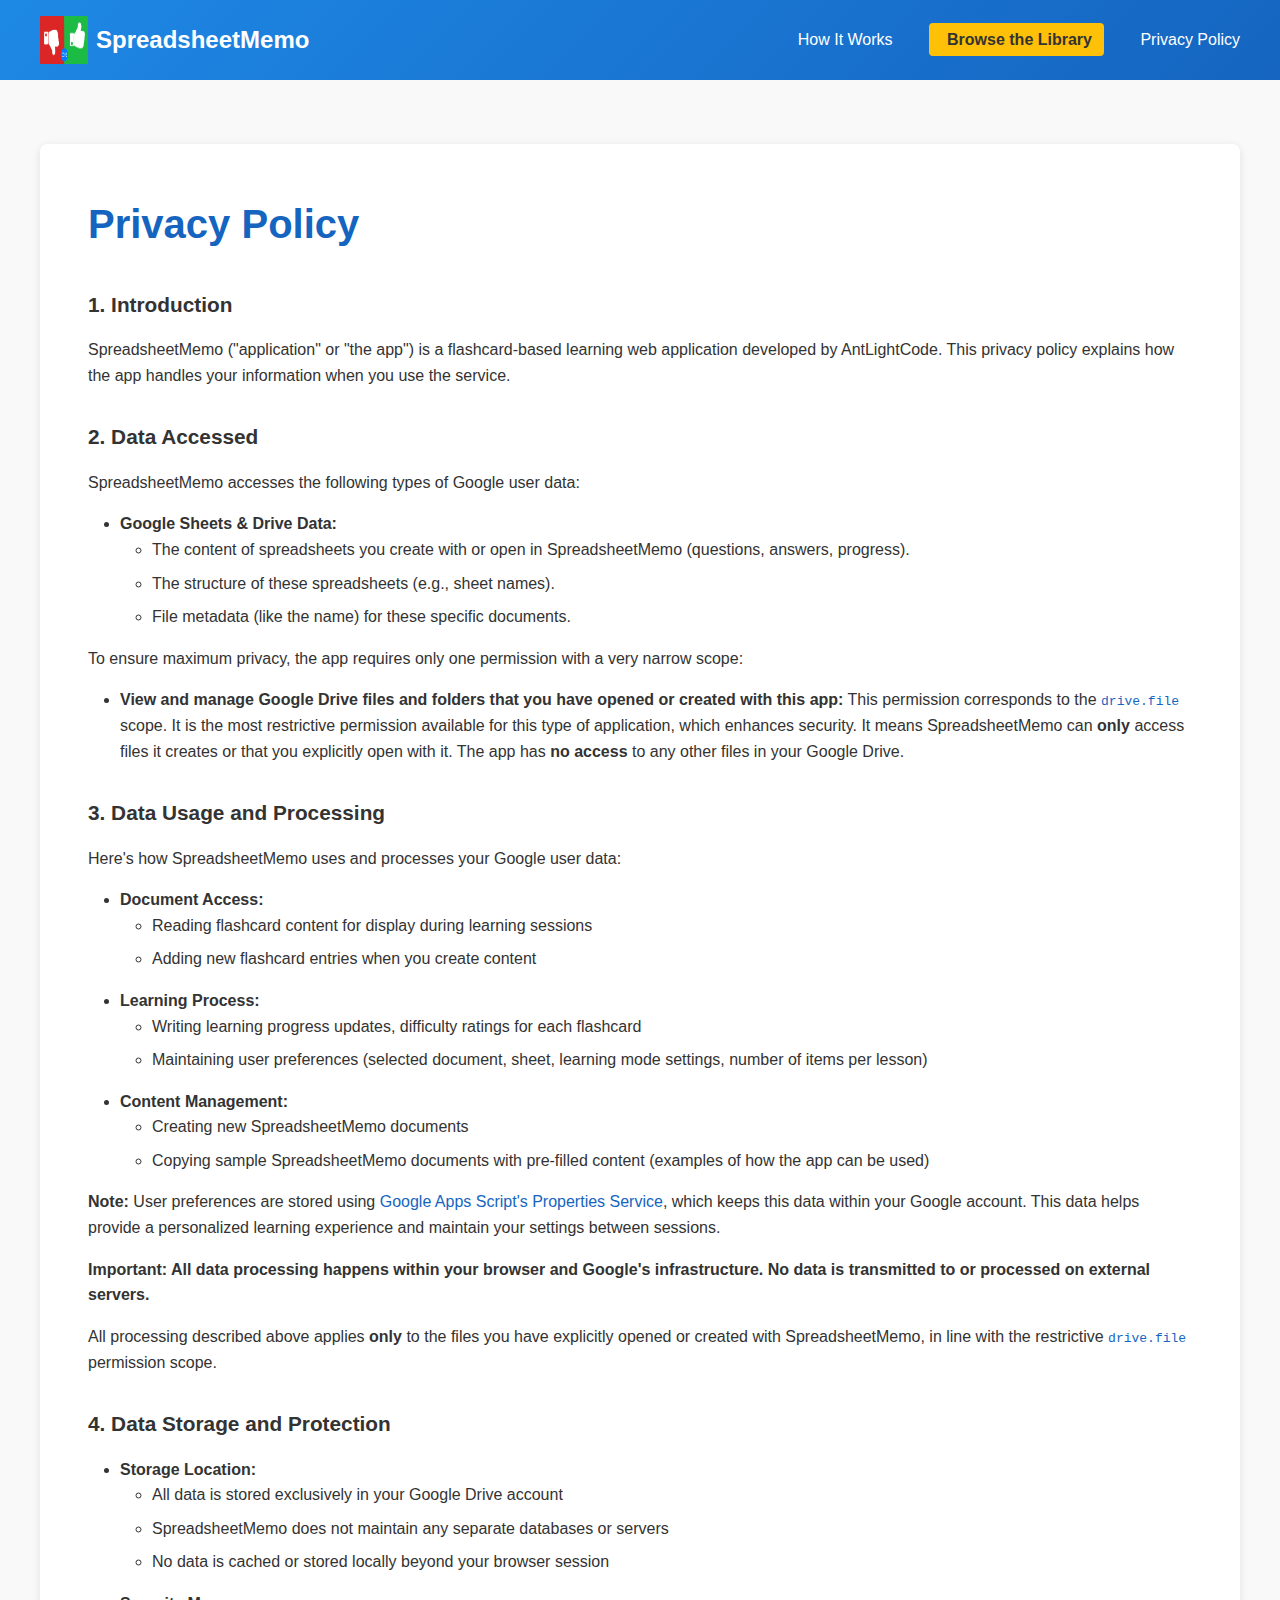
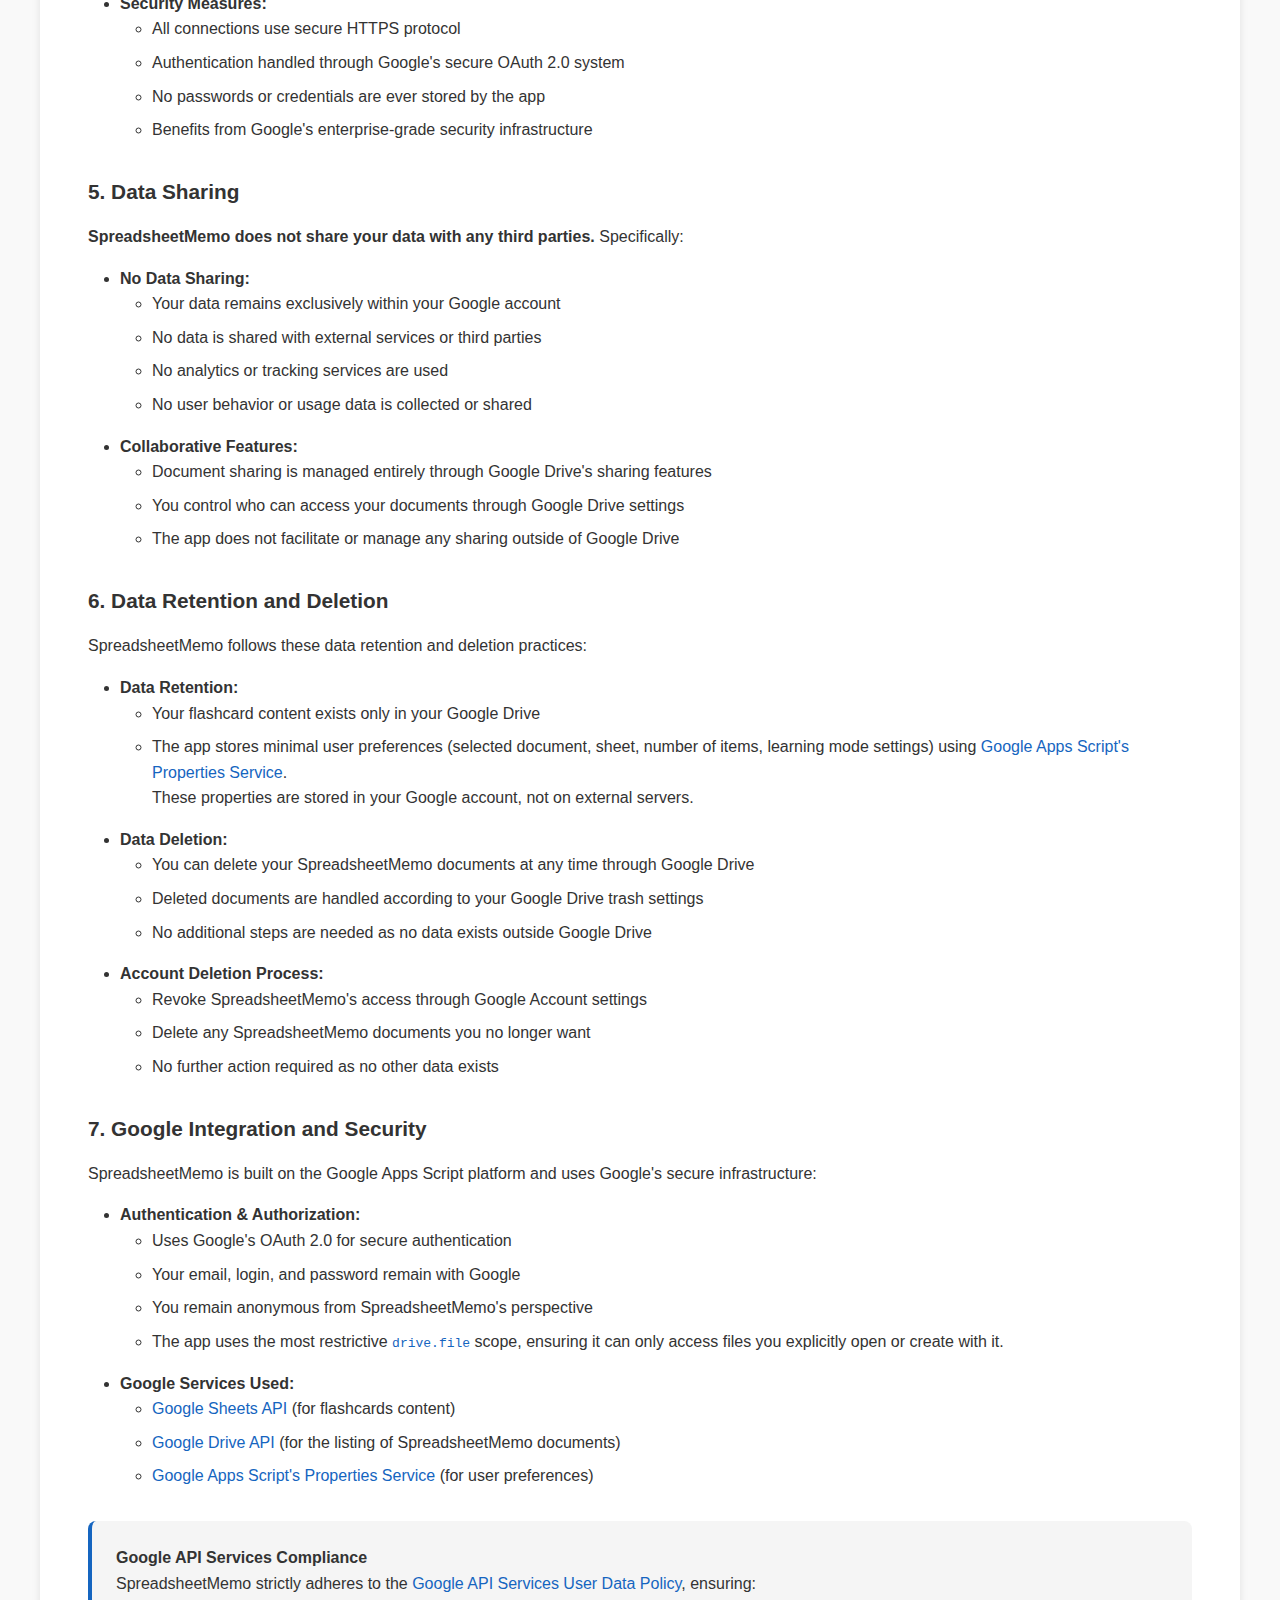
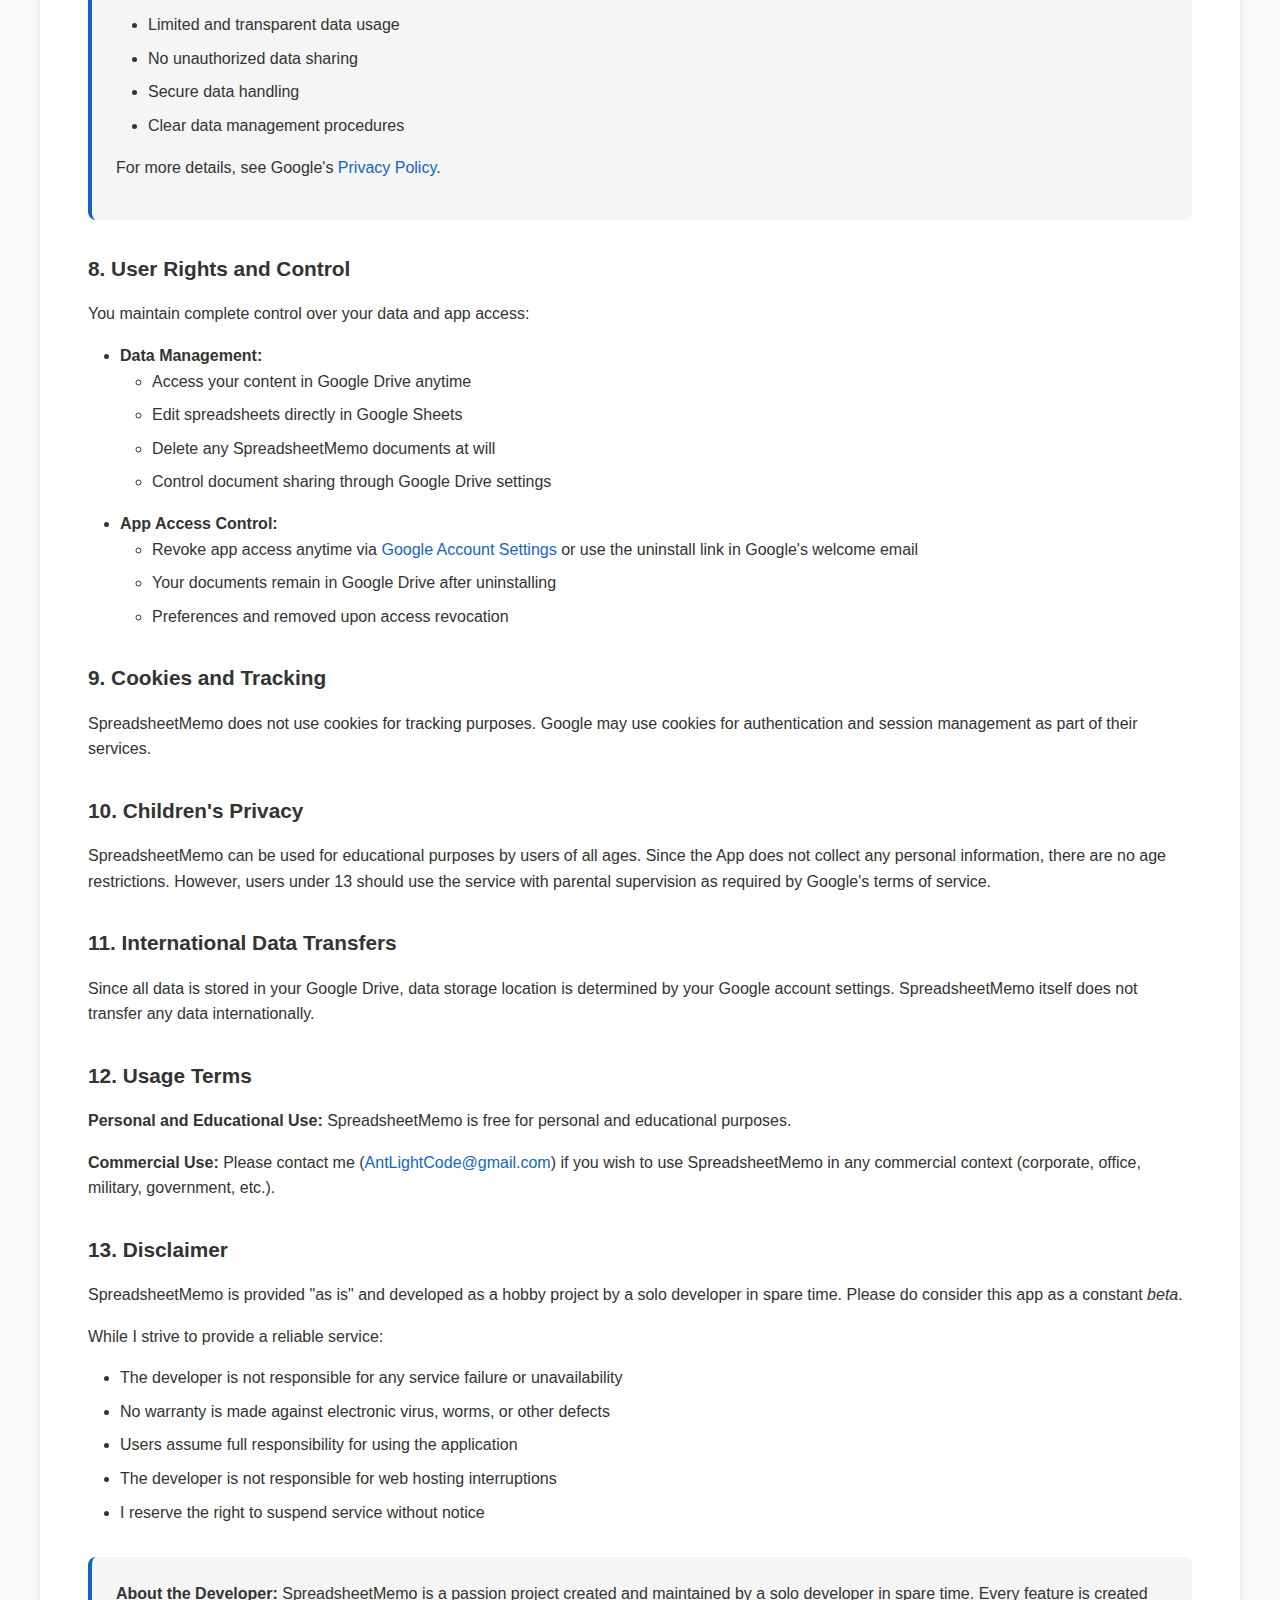
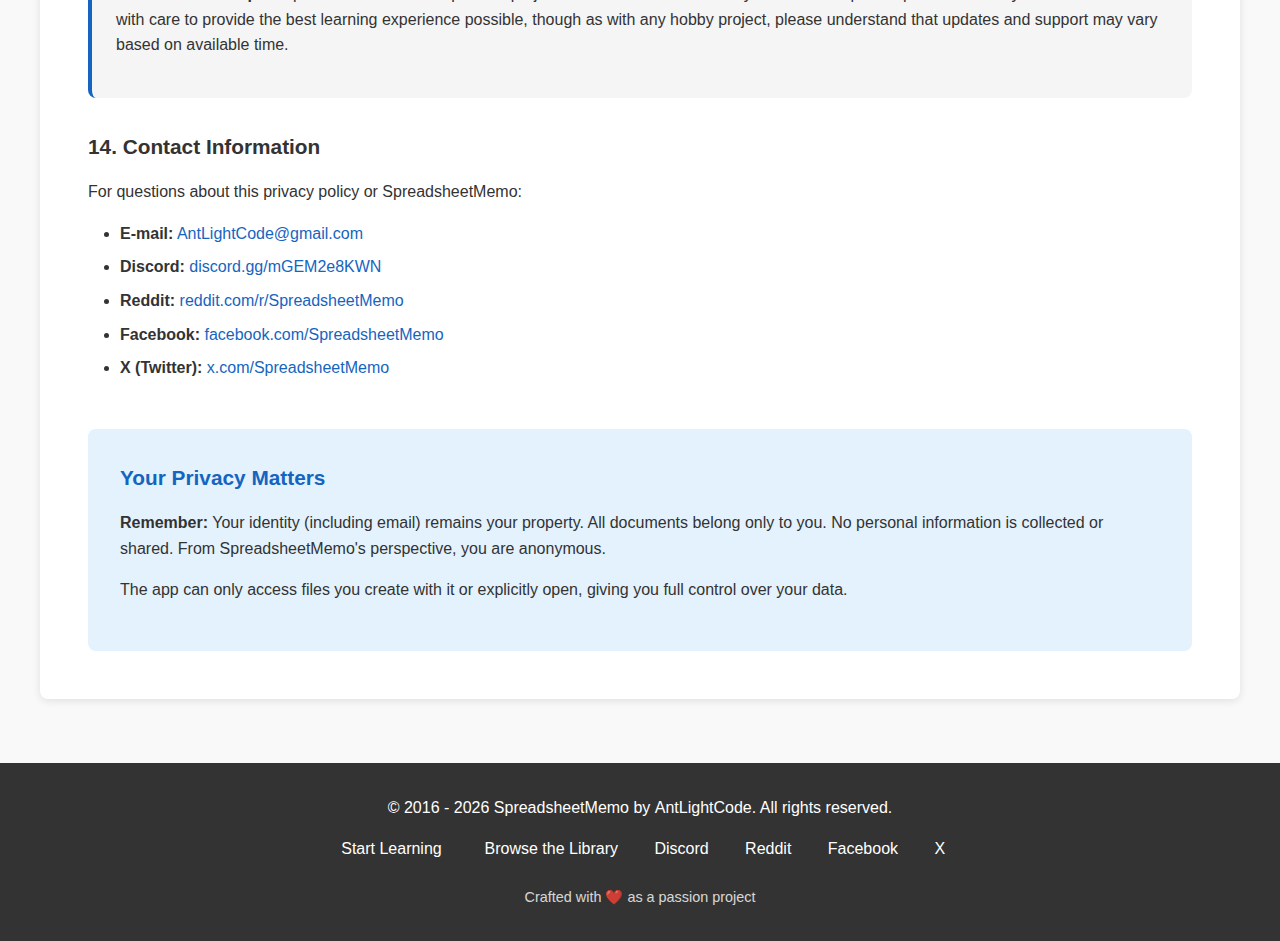
<file: privacy.html>
<!DOCTYPE html>
<html lang="en">
<head>
    <meta charset="UTF-8">
    <meta name="viewport" content="width=device-width, initial-scale=1.0">
    <title>SpreadsheetMemo - Privacy Policy</title>
    <link rel="stylesheet" href="css/common.css">
    <meta http-equiv="Content-Security-Policy" 
          content="default-src 'self'; 
                   script-src 'self' 'unsafe-inline'; 
                   style-src 'self' 'unsafe-inline' https://cdnjs.cloudflare.com; 
                   frame-src https://www.youtube-nocookie.com;
                   font-src 'self' https://cdnjs.cloudflare.com data:;">
    <link rel="stylesheet" href="https://cdnjs.cloudflare.com/ajax/libs/font-awesome/6.5.1/css/all.min.css" integrity="sha512-DTOQO9RWCH3ppGqcWaEA1BIZOC6xxalwEsw9c2QQeAIftl+Vegovlnee1c9QX4TctnWMn13TZye+giMm8e2LwA==" crossorigin="anonymous" referrerpolicy="no-referrer" />
    <link rel="icon" href="https://spreadsheetmemo.com/assets/images/favicon.svg" type="image/svg+xml" sizes="any">
    <link rel="icon" href="https://spreadsheetmemo.com/assets/images/favicon.png" type="image/png" sizes="512x512">
    <link rel="apple-touch-icon" href="https://spreadsheetmemo.com/assets/images/favicon.png">
    <link rel="canonical" href="https://spreadsheetmemo.com/privacy.html">
    <link rel="stylesheet" href="css/privacy.css">
</head>
<body>
    <header>
        <div class="header-content">
            <a href="https://spreadsheetmemo.com/" class="logo">
                <img src="assets/images/favicon.png" alt="SpreadsheetMemo" class="logo-icon">
                <span>SpreadsheetMemo</span>
            </a>
            <nav>
                <a href="https://spreadsheetmemo.com/#how-it-works">How It Works</a>
                <a href="library.html" class="nav-library-link"><i class="fa-solid fa-building-columns"></i> <span class="hide-on-mobile">Browse the </span>Library</a>
                <a href="privacy.html">Privacy<span class="hide-on-mobile"> Policy</span></a>
            </nav>
        </div>
    </header>

    <section class="privacy-section">
        <div class="privacy-content">
            <h1>Privacy Policy</h1>
            
            <h3>1. Introduction</h3>
            <p>SpreadsheetMemo ("application" or "the app") is a flashcard-based learning web application developed by AntLightCode. This privacy policy explains how the app handles your information when you use the service.</p>

            <h3>2. Data Accessed</h3>
            <p>SpreadsheetMemo accesses the following types of Google user data:</p>
            <ul>
                <li><strong>Google Sheets & Drive Data:</strong>
                    <ul>
                        <li>The content of spreadsheets you create with or open in SpreadsheetMemo (questions, answers, progress).</li>
                        <li>The structure of these spreadsheets (e.g., sheet names).</li>
                        <li>File metadata (like the name) for these specific documents.</li>
                    </ul>
                </li>
            </ul>
            <p>To ensure maximum privacy, the app requires only one permission with a very narrow scope:</p>
            <ul>
                <li><strong>View and manage Google Drive files and folders that you have opened or created with this app:</strong> This permission corresponds to the <a href="https://developers.google.com/workspace/drive/api/guides/api-specific-auth#benefits" target="_blank" rel="noopener noreferrer"><code>drive.file</code></a> scope. It is the most restrictive permission available for this type of application, which enhances security. It means SpreadsheetMemo can <strong>only</strong> access files it creates or that you explicitly open with it. The app has <strong>no access</strong> to any other files in your Google Drive.</li>
            </ul>

            <h3>3. Data Usage and Processing</h3>
            <p>Here's how SpreadsheetMemo uses and processes your Google user data:</p>
            <ul>
                <li><strong>Document Access:</strong>
                    <ul>
                        <li>Reading flashcard content for display during learning sessions</li>
                        <li>Adding new flashcard entries when you create content</li>
                    </ul>
                </li>
                <li><strong>Learning Process:</strong>
                    <ul>
                        <li>Writing learning progress updates, difficulty ratings for each flashcard</li>
                        <li>Maintaining user preferences (selected document, sheet, learning mode settings, number of items per lesson)</li>
                    </ul>
                </li>
                <li><strong>Content Management:</strong>
                    <ul>
                        <li>Creating new SpreadsheetMemo documents</li>
                        <li>Copying sample SpreadsheetMemo documents with pre-filled content (examples of how the app can be used)</li>
                    </ul>
                </li>
            </ul>
            <p><strong>Note:</strong> User preferences are stored using <a href="https://developers.google.com/apps-script/guides/properties" target="_blank" rel="noopener noreferrer">Google Apps Script's Properties Service</a>, which keeps this data within your Google account. This data helps provide a personalized learning experience and maintain your settings between sessions.</p>
            <p><strong>Important: All data processing happens within your browser and Google's infrastructure. No data is transmitted to or processed on external servers.</strong></p>
            <p>All processing described above applies <strong>only</strong> to the files you have explicitly opened or created with SpreadsheetMemo, in line with the restrictive <a href="https://developers.google.com/workspace/drive/api/guides/api-specific-auth#benefits" target="_blank" rel="noopener noreferrer"><code>drive.file</code></a> permission scope.</p>

            <h3>4. Data Storage and Protection</h3>
            <ul>
                <li><strong>Storage Location:</strong>
                    <ul>
                        <li>All data is stored exclusively in your Google Drive account</li>
                        <li>SpreadsheetMemo does not maintain any separate databases or servers</li>
                        <li>No data is cached or stored locally beyond your browser session</li>
                    </ul>
                </li>
                <li><strong>Security Measures:</strong>
                    <ul>
                        <li>All connections use secure HTTPS protocol</li>
                        <li>Authentication handled through Google's secure OAuth 2.0 system</li>
                        <li>No passwords or credentials are ever stored by the app</li>
                        <li>Benefits from Google's enterprise-grade security infrastructure</li>
                    </ul>
                </li>
            </ul>

            <h3>5. Data Sharing</h3>
            <p><strong>SpreadsheetMemo does not share your data with any third parties.</strong> Specifically:</p>
            <ul>
                <li><strong>No Data Sharing:</strong>
                    <ul>
                        <li>Your data remains exclusively within your Google account</li>
                        <li>No data is shared with external services or third parties</li>
                        <li>No analytics or tracking services are used</li>
                        <li>No user behavior or usage data is collected or shared</li>
                    </ul>
                </li>
                <li><strong>Collaborative Features:</strong>
                    <ul>
                        <li>Document sharing is managed entirely through Google Drive's sharing features</li>
                        <li>You control who can access your documents through Google Drive settings</li>
                        <li>The app does not facilitate or manage any sharing outside of Google Drive</li>
                    </ul>
                </li>
            </ul>

            <h3>6. Data Retention and Deletion</h3>
            <p>SpreadsheetMemo follows these data retention and deletion practices:</p>
            <ul>
                <li><strong>Data Retention:</strong>
                    <ul>
                        <li>Your flashcard content exists only in your Google Drive</li>
                        <li>The app stores minimal user preferences (selected document, sheet, number of items, learning mode settings) using <a href="https://developers.google.com/apps-script/guides/properties" target="_blank" rel="noopener noreferrer">Google Apps Script's Properties Service</a>.
                            <br>These properties are stored in your Google account, not on external servers.
                        </li>
                    </ul>
                </li>
                <li><strong>Data Deletion:</strong>
                    <ul>
                        <li>You can delete your SpreadsheetMemo documents at any time through Google Drive</li>
                        <li>Deleted documents are handled according to your Google Drive trash settings</li>
                        <li>No additional steps are needed as no data exists outside Google Drive</li>
                    </ul>
                </li>
                <li><strong>Account Deletion Process:</strong>
                    <ul>
                        <li>Revoke SpreadsheetMemo's access through Google Account settings</li>
                        <li>Delete any SpreadsheetMemo documents you no longer want</li>
                        <li>No further action required as no other data exists</li>
                    </ul>
                </li>
            </ul>

            <h3>7. Google Integration and Security</h3>
            <p>SpreadsheetMemo is built on the Google Apps Script platform and uses Google's secure infrastructure:</p>
            <ul>
                <li><strong>Authentication & Authorization:</strong>
                    <ul>
                        <li>Uses Google's OAuth 2.0 for secure authentication</li>
                        <li>Your email, login, and password remain with Google</li>
                        <li>You remain anonymous from SpreadsheetMemo's perspective</li>
                        <li>The app uses the most restrictive <a href="https://developers.google.com/workspace/drive/api/guides/api-specific-auth#benefits" target="_blank" rel="noopener noreferrer"><code>drive.file</code></a> scope, ensuring it can only access files you explicitly open or create with it.</li>
                    </ul>
                </li>
                <li><strong>Google Services Used:</strong>
                    <ul>
                        <li><a href="https://developers.google.com/workspace/sheets/api/reference/rest" target="_blank" rel="noopener noreferrer">Google Sheets API</a> (for flashcards content)</li>
                        <li><a href="https://developers.google.com/workspace/drive/api/reference/rest" target="_blank" rel="noopener noreferrer">Google Drive API</a> (for the listing of SpreadsheetMemo documents)</li>
                        <li><a href="https://developers.google.com/apps-script/guides/properties" target="_blank" rel="noopener noreferrer">Google Apps Script's Properties Service</a> (for user preferences)</li>
                    </ul>
                </li>
            </ul>
            
            <div class="highlight-box">
                <h4>Google API Services Compliance</h4>
                <p>SpreadsheetMemo strictly adheres to the <a href="https://developers.google.com/terms/api-services-user-data-policy" target="_blank" rel="noopener noreferrer">Google API Services User Data Policy</a>, ensuring:</p>
                <ul>
                    <li>Limited and transparent data usage</li>
                    <li>No unauthorized data sharing</li>
                    <li>Secure data handling</li>
                    <li>Clear data management procedures</li>
                </ul>
                <p>For more details, see Google's <a href="https://policies.google.com/privacy" target="_blank" rel="noopener noreferrer">Privacy Policy</a>.</p>
            </div>

            <h3>8. User Rights and Control</h3>
            <p>You maintain complete control over your data and app access:</p>
            <ul>
                <li><strong>Data Management:</strong>
                    <ul>
                        <li>Access your content in Google Drive anytime</li>
                        <li>Edit spreadsheets directly in Google Sheets</li>
                        <li>Delete any SpreadsheetMemo documents at will</li>
                        <li>Control document sharing through Google Drive settings</li>
                    </ul>
                </li>
                <li><strong>App Access Control:</strong>
                    <ul>
                        <li>Revoke app access anytime via <a href="https://myaccount.google.com/permissions" target="_blank" rel="noopener noreferrer">Google Account Settings</a> or use the uninstall link in Google's welcome email</li>
                        <li>Your documents remain in Google Drive after uninstalling</li>
                        <li>Preferences and removed upon access revocation</li>
                    </ul>
                </li>
            </ul>

            <h3>9. Cookies and Tracking</h3>
            <p>SpreadsheetMemo does not use cookies for tracking purposes. Google may use cookies for authentication and session management as part of their services.</p>

            <h3>10. Children's Privacy</h3>
            <p>SpreadsheetMemo can be used for educational purposes by users of all ages. Since the App does not collect any personal information, there are no age restrictions. However, users under 13 should use the service with parental supervision as required by Google's terms of service.</p>

            <h3>11. International Data Transfers</h3>
            <p>Since all data is stored in your Google Drive, data storage location is determined by your Google account settings. SpreadsheetMemo itself does not transfer any data internationally.</p>

            <h3>12. Usage Terms</h3>
            <p><strong>Personal and Educational Use:</strong> SpreadsheetMemo is free for personal and educational purposes.</p>
            <p><strong>Commercial Use:</strong> Please contact me (<a href="mailto:AntLightCode@gmail.com">AntLightCode@gmail.com</a>) if you wish to use SpreadsheetMemo in any commercial context (corporate, office, military, government, etc.).</p>

            <h3>13. Disclaimer</h3>
            <p>SpreadsheetMemo is provided "as is" and developed as a hobby project by a solo developer in spare time. Please do consider this app as a constant <i>beta</i>.</p>
            <p>While I strive to provide a reliable service:</p>
            <ul>
                <li>The developer is not responsible for any service failure or unavailability</li>
                <li>No warranty is made against electronic virus, worms, or other defects</li>
                <li>Users assume full responsibility for using the application</li>
                <li>The developer is not responsible for web hosting interruptions</li>
                <li>I reserve the right to suspend service without notice</li>
            </ul>

            <div class="highlight-box">
                <p><strong>About the Developer:</strong> SpreadsheetMemo is a passion project created and maintained by a solo developer in spare time. Every feature is created with care to provide the best learning experience possible, though as with any hobby project, please understand that updates and support may vary based on available time.</p>
            </div>

            <h3>14. Contact Information</h3>
            <p>For questions about this privacy policy or SpreadsheetMemo:</p>
            <ul>
                <li><strong>E-mail:</strong> <a href="mailto:AntLightCode@gmail.com">AntLightCode@gmail.com</a></li>
                <li><strong>Discord:</strong> <a href="https://discord.gg/mGEM2e8KWN" target="_blank" rel="noopener noreferrer">discord.gg/mGEM2e8KWN</a></li>
                <li><strong>Reddit:</strong> <a href="https://www.reddit.com/r/SpreadsheetMemo" target="_blank" rel="noopener noreferrer">reddit.com/r/SpreadsheetMemo</a></li>
                <li><strong>Facebook:</strong> <a href="https://www.facebook.com/SpreadsheetMemo" target="_blank" rel="noopener noreferrer">facebook.com/SpreadsheetMemo</a></li>
                <li><strong>X (Twitter):</strong> <a href="https://x.com/SpreadsheetMemo" target="_blank" rel="noopener noreferrer">x.com/SpreadsheetMemo</a></li>
            </ul>

            <div class="highlight-box-blue">
                <h3>Your Privacy Matters</h3>
                <p><strong>Remember:</strong> Your identity (including email) remains your property. All documents belong only to you. No personal information is collected or shared. From SpreadsheetMemo's perspective, you are anonymous.</p>
                <p>The app can only access files you create with it or explicitly open, giving you full control over your data.</p>
            </div>
        </div>
    </section>

    <footer>
        <p>&copy; 2016 - 2026 SpreadsheetMemo by&nbsp;AntLightCode. All rights reserved.</p>
        <div class="footer-links">
            <a href="https://script.google.com/macros/s/AKfycbyVrzuFuKPW3iz0w8rnZzmrqAmULVsQx0ntRlUJNdG2ny9RJR5c/exec"><i class="fa-solid fa-graduation-cap"></i> Start Learning</a>
            <a href="library.html"><i class="fa-solid fa-building-columns"></i> <span class="hide-on-mobile">Browse the </span>Library</a>
            <a href="https://discord.gg/mGEM2e8KWN" target="_blank" rel="noopener noreferrer">Discord</a>
            <a href="https://www.reddit.com/r/SpreadsheetMemo" target="_blank" rel="noopener noreferrer">Reddit</a>
            <a href="https://www.facebook.com/SpreadsheetMemo" target="_blank" rel="noopener noreferrer">Facebook</a>
            <a href="https://x.com/SpreadsheetMemo" target="_blank" rel="noopener noreferrer">X</a>
        </div>
        <p class="footer-credit">
            Crafted with ❤️ as a passion project
        </p>    
</footer>
</body>
</html>
</file>
<file: css/common.css>
/* General & Reusable Styles */
* {
    margin: 0;
    padding: 0;
    box-sizing: border-box;
}

body {
    font-family: -apple-system, BlinkMacSystemFont, 'Segoe UI', Roboto, Oxygen, Ubuntu, Cantarell, sans-serif;
    line-height: 1.6;
    color: #333;
}

.container {
    max-width: 1200px;
    margin: 0 auto;
    padding: 2rem;
}

.section {
    padding: 0 0;
}

.section h2 {
    font-size: 2rem;
    margin-bottom: 2rem;
    color: #1565c0;
    text-align: center;
}

.section-highlight {
    background: #f5f5f5;
}

.alert {
    background: #fff3cd;
    border-left: 4px solid #ffc107;
    padding: 1rem;
    margin-bottom: 2rem;
}

.cta-button {
    display: inline-block;
    background: white;
    color: #1565c0;
    padding: 1rem 2rem;
    border-radius: 4px;
    text-decoration: none;
    font-weight: bold;
    transition: transform 0.3s;
    margin: 0.5rem;
}
.cta-button i {
    margin-right: 0.5rem;
}


header {
    color: white;
    padding: 1rem 2rem;
    box-shadow: 0 2px 4px rgba(0,0,0,0.1);
    background: linear-gradient(135deg, #1e88e5 0%, #1565c0 100%);
}

.header-content {
    max-width: 1200px;
    margin: 0 auto;
    display: flex;
    justify-content: space-between;
    align-items: center;
    flex-wrap: wrap;
}

.logo {
    font-size: 1.5rem;
    font-weight: bold;
    display: flex;
    align-items: center;
    color: white;
    text-decoration: none;
    gap: 0.5rem;
}

.logo-icon {
    width: 48px;
    height: 48px;
    flex-shrink: 0;
}

nav a {
    color: white;
    text-decoration: none;
    margin-left: 2rem;
    transition: opacity 0.3s;
    white-space: nowrap;
}

nav a:hover {
    opacity: 0.8;
}

footer {
    background: #333;
    color: white;
    padding: 2rem;
    text-align: center;
}

.footer-links {
    margin-top: 1rem;
}

.footer-links a {
    color: white;
    text-decoration: none;
    margin: 0 1rem;
}

.footer-links a i {
    margin-right: 0.4rem;
}

.footer-credit {
    margin-top: 1.5rem;
    font-size: 0.9rem;
    opacity: 0.8;
}

.feature-card h3 i, .screenshot-caption h3 i {
    margin-right: 0.75rem;
    color: #1e88e5;
    width: 24px; /* Ensures alignment */
    text-align: center;
}

/* Language Switcher */
.language-switcher {
    display: inline-flex;
    align-items: center;
    margin-left: 2rem;
    background-color: rgba(255, 255, 255, 0.1);
    border-radius: 4px;
    padding: 4px 8px;
}
.language-switcher i {
    margin-right: 8px;
    color: white;
}
.language-switcher select {
    background: transparent;
    border: none;
    color: white;
    font-weight: bold;
    cursor: pointer;
}
.language-switcher select:focus { outline: none; }
.language-switcher option { color: #333; background: white; }


/* Shared Responsive Styles */
@media (max-width: 768px) {
    .header-content {
        flex-wrap: wrap;
        justify-content: space-between;
    }
    nav {
        order: 3; /* Move nav to the next line */
        width: 100%; /* Make nav take full width */
        margin-top: 1rem;
        text-align: center;
    }
    nav a {
        margin: 0 0.3rem;
        font-size: 85%;
    }
    .logo-icon {
        width: 32px;
        height: 32px;
    }
    .hide-on-mobile {
        display: none;
    }
    .language-switcher {
        margin-left: 0;
        padding: 2px 4px;
    }
    .container {
        padding: 2rem 0.8rem;
    }
}

/* Library Link Styles */
.nav-library-link {
    background-color: #ffc107;
    color: #333 !important;
    padding: 8px 12px;
    border-radius: 4px;
    font-weight: bold;
    transition: all 0.3s ease;
}
.nav-library-link:hover {
    background-color: #ffca2c;
    transform: translateY(-1px);
}
.nav-library-link i {
    margin-right: 6px;
}

/* Video Styles */
.video-container {
    position: relative;
    aspect-ratio: 16 / 9;
    max-width: 1000px;
    width: 100%;
    margin: 2rem auto 0;
}
.video-container iframe {
    position: absolute; top: 0; left: 0; width: 100%; height: 100%;
}
</file>
<file: css/index.css>
.hero {
    background: linear-gradient(135deg, #1e88e5 0%, #1565c0 100%);
    color: white;
    padding: 4rem 2rem;
    text-align: center;
    position: relative;
    overflow: hidden;
}
.hero::before {
    content: '';
    position: absolute;
    top: 0; left: 0; right: 0; bottom: 0;
    background-image: url('../assets/images/hero-bg.png');
    background-size: cover;
    background-position: center;
    background-repeat: no-repeat;
    opacity: 0.2;
    z-index: 0;
}
.hero-content { max-width: 800px; margin: 0 auto; position: relative; z-index: 1; }
.hero h1 { font-size: 2.5rem; margin-bottom: 1rem; }
.hero p { font-size: 1.2rem; margin-bottom: 2rem; opacity: 0.95; }

.hero .cta-button:hover { transform: translateY(-2px); }
.hero .cta-button.secondary { background: transparent; color: white; border: 2px solid white; }

.hero .video-note {
    margin-top: 1.5rem;
    font-size: 0.9rem;
    opacity: 0.9;
}

.hero .video-note i {
    margin-right: 0.5rem;
}

.features { display: grid; grid-template-columns: repeat(auto-fit, minmax(300px, 1fr)); gap: 2rem; }
.feature-card { 
    background: #f5f5f5; 
    border-radius: 8px; 
    transition: transform 0.3s, box-shadow 0.3s; 
    overflow: hidden; /* To keep the image corners rounded */
    display: flex;
    flex-direction: column;
}
.feature-card:hover { 
    transform: translateY(-4px); 
    box-shadow: 0 8px 16px rgba(0,0,0,0.1);
}
.feature-card-content {
    padding: 2rem;
    padding-top: 1.5rem;
    flex-grow: 1;
}
.feature-card h3 {
    color: #1565c0;
    margin-bottom: 1rem;
    position: relative;
    white-space: nowrap;
    overflow: hidden;
    text-overflow: ellipsis;
    padding-right: 2rem;
}

.feature-screenshot {
    position: relative;
    overflow: hidden;
    height: 180px; /* You can adjust this value */
}
.feature-screenshot img {
    width: 100%;
    height: 100%;
    object-fit: cover;
    transition: transform 0.3s ease, filter 0.3s ease; /* Added filter to transition */
    cursor: pointer;
    filter: grayscale(40%) brightness(0.9); /* Apply a subtle filter by default */
}
.feature-card:hover .feature-screenshot img {
    transform: scale(1.05);
    filter: none; /* Remove filter on hover to reveal full color */
}

.video-link-icon {
    font-size: 1.4rem;
    color: #c4302b; /* A slightly less intense YouTube red */
    text-decoration: none;
    transition: transform 0.2s ease, opacity 0.2s ease;
    opacity: 0.75;
    position: absolute;
    right: -11px;
    top: 50%;
    transform: translateY(-50%);
}

.video-link-icon:hover {
    transform: translateY(-50%) scale(1.15);
    opacity: 1;
}

.privacy-link-content {
    max-width: 800px;
    margin: 0 auto;
    text-align: center;
}

/* Community Library Section */
.community-content {
    max-width: 800px;
    margin: 0 auto;
    text-align: center;
    background: #f5f5f5;
    padding: 2rem;
    border-radius: 8px;
}
.community-content h3 {
    color: #1565c0;
    margin-top: 1.5rem;
    margin-bottom: 0.5rem;
}
.community-content .cta-button { margin-top: 1rem; }
.community-content .cta-button.secondary { background: transparent; border: 2px solid #1565c0; }

@media (max-width: 768px) {
    .hero h1 { font-size: 1.8rem; }
    .hero p { font-size: 1rem; }
    .hero {
        padding: 3rem 1rem;
    }
    .hero .cta-button:hover {
        transform: none;
    }
}

/* Modal Styles */
.modal {
    display: none;
    position: fixed;
    z-index: 1000;
    left: 0;
    top: 0;
    width: 100%;
    height: 100%;
    overflow: auto;
    background-color: rgba(0,0,0,0.85);
    justify-content: center;
    align-items: center;
}

.modal-content {
    margin: auto;
    display: block;
    max-width: 90%;
    max-height: 90vh;
    animation: zoomIn 0.3s ease-out;
}

.modal-close {
    position: absolute;
    top: 20px;
    right: 35px;
    color: #f1f1f1;
    font-size: 40px;
    font-weight: bold;
    transition: 0.3s;
    cursor: pointer;
}

.modal-nav {
    position: absolute;
    top: 50%;
    transform: translateY(-50%);
    color: white;
    font-size: 2rem;
    font-weight: bold;
    cursor: pointer;
    padding: 16px;
    user-select: none;
    transition: background-color 0.3s ease;
}

.modal-nav:hover {
    background-color: rgba(0, 0, 0, 0.3);
}

.modal-prev { left: 10px; }
.modal-next { right: 10px; }

@keyframes zoomIn {
    from { transform: scale(0.8); opacity: 0; }
    to { transform: scale(1); opacity: 1; }
}
</file>
<file: css/library.css>
.library-intro-box {
    background: #f9f9f9;
    border: 1px solid #e0e0e0;
    border-radius: 8px;
    padding: 2rem;
    margin-bottom: 2rem;
    text-align: center;
}

.library-intro-box h1 {
    font-size: 2rem;
    color: #1565c0;
    margin-bottom: 1rem;
}
.library-intro-box p {
    font-size: 1.1rem;
    color: #555;
    max-width: 800px;
    margin: 0 auto;
}

.library-content .icon {
    font-size: 5rem;
    color: #1565c0;
    margin-bottom: 2rem;
    animation: float 3s ease-in-out infinite;
}

.contribution-box {
    padding: 2rem;
    background: #fff;
    border-radius: 8px;
    border: 1px solid #ddd;
    box-shadow: 0 4px 8px rgba(0,0,0,0.05);
}
.contribution-box h2 {
    color: #1565c0;
    font-size: 1.8rem;
    margin-bottom: 1rem;
}
.contribution-box p {
    font-size: 1.1rem;
    margin-bottom: 1.5rem;
}

.contribution-box h3 {
    font-size: 1.2rem;
    color: #333;
    margin-top: 2rem;
    margin-bottom: 1rem;
}

.contribution-box ol {
    padding-left: 2rem; /* Add indentation to the list */
    margin-bottom: 1.5rem;
}
.contribution-box ol li {
    margin-bottom: 0.75rem; /* Add space between list items */
}

.contribution-box .cta-button.secondary {
    background: transparent;
    border: 2px solid #1565c0;
    color: #1565c0;
}
.contribution-box .cta-button.secondary:hover {
    background: #e3f2fd; /* Light blue background on hover */
}

@keyframes float {
    0% { transform: translateY(0px); }
    50% { transform: translateY(-15px); }
    100% { transform: translateY(0px); }
}

/* Library Browser Section */
.library-browser-section {
    padding: 2rem;
    background: #fff;
}

.library-browser {
    max-width: 1000px;
    margin: 0 auto;
}

/* Library Search Box */
.library-search-box {
    position: relative;
    margin-bottom: 2rem;
}

.library-search-box input {
    width: 100%;
    padding: 1rem 3.5rem; /* Add padding for the icon and clear button */
    font-size: 1.1rem;
    border: 1px solid #ccc;
    border-radius: 8px;
    transition: border-color 0.2s, box-shadow 0.2s;
}
.library-search-box input:focus {
    outline: none;
    border-color: #1565c0;
    box-shadow: 0 0 0 3px rgba(21, 101, 192, 0.2);
}
.library-search-box .fa-magnifying-glass {
    position: absolute; left: 1.25rem; top: 50%; transform: translateY(-50%); color: #999; font-size: 1.2rem;
}
.library-search-box .clear-btn {
    position: absolute;
    right: 1.25rem;
    top: 50%;
    transform: translateY(-50%);
    background: none;
    border: none;
    font-size: 1.8rem;
    color: #999;
    cursor: pointer;
    padding: 0;
    line-height: 1;
}
.library-search-box .clear-btn:hover {
    color: #333;
}

/* Hide the default 'x' from search inputs in WebKit browsers */
.library-search-box input[type="search"]::-webkit-search-cancel-button {
    -webkit-appearance: none;
    appearance: none;
}

.no-results-message {
    text-align: center;
    padding: 2rem;
    font-size: 1.2rem;
    color: #777;
    background: #f9f9f9;
    border-radius: 8px;
}

.library-category {
    background: #f9f9f9;
    border: 1px solid #e0e0e0;
    border-radius: 8px;
    margin-bottom: 1.5rem;
    overflow: hidden;
}

.library-category summary {
    padding: 1.5rem;
    font-size: 1.5rem;
    font-weight: bold;
    color: #1565c0;
    cursor: pointer;
    display: flex;
    justify-content: space-between;
    align-items: center;
    transition: background-color 0.2s;
}

.library-category summary:hover {
    background-color: #f1f1f1;
}

.library-category summary::after {
    content: '\f078'; /* Font Awesome chevron-down */
    font-family: 'Font Awesome 6 Free';
    font-weight: 900;
    transition: transform 0.3s ease;
}

.library-category[open] > summary::after {
    transform: rotate(180deg);
}

.library-category-content {
    padding: 0 1.5rem 1.5rem;
}

.library-folder {
    margin-left: 1rem;
    border-left: 2px solid #e0e0e0;
    padding-left: 1rem;
    margin-top: 1rem;
}

.library-folder summary {
    padding: 0.75rem;
    font-size: 1.2rem;
    font-weight: 600;
    color: #333;
}

.library-folder summary::after {
    font-size: 0.9rem;
}

.library-file {
    display: flex;
    align-items: center;
    justify-content: space-between;
    padding: 1rem;
    border-bottom: 1px solid #eee;
    gap: 1rem;
}

.library-file:last-child {
    border-bottom: none;
}

.file-name {
    flex-grow: 1;
    font-size: 1.1rem;
    color: #333;
}

.file-name h3 {
    font-size: inherit; /* Inherit font-size from .file-name */
    font-weight: normal; /* Reset bold from h3 */
    margin: 0; /* Reset default margin from h3 */
}

.file-actions {
    display: flex;
    align-items: center;
    gap: 0.75rem;
    flex-shrink: 0;
}

.file-actions a, .file-actions button {
    color: #555;
    font-size: 1.2rem;
    text-decoration: none;
    transition: color 0.2s, transform 0.2s;
    background: none;
    border: none;
    cursor: pointer;
    padding: 0.25rem;
}

.file-actions a:hover, .file-actions button:hover {
    color: #1565c0;
    transform: scale(1.1);
}

/* Style for highlighting a file from a direct link */
.library-file.highlight {
    
    position: relative; /* Needed for the pseudo-element if we were to use one */
    /* Animate from a strong color to a subtle permanent background */
    animation: highlight-to-permanent 2.5s ease-out forwards;
}

@keyframes highlight-to-permanent {
    0% { background-color: #fff4c2; } /* Strong yellow start */
    30% { background-color: #fff4c2; }
    100% { background-color: #eef6ff; } /* Subtle light blue end state */
}



a.import-button {
    background: #28a745; /* Green CTA */
    color: white !important;
    padding: 0.5rem 1rem;
    border-radius: 4px;
    font-size: 0.9rem !important;
    font-weight: bold;
    white-space: nowrap;
    transition: background-color 0.2s, transform 0.2s;
}

a.import-button:hover {
    background: #218838; /* Darker green on hover */
    color: white !important;
}

/* Toast Notification */
.toast-notification {
    position: fixed;
    bottom: 20px;
    left: 50%;
    transform: translateX(-50%);
    background-color: #333;
    color: white;
    padding: 10px 20px;
    border-radius: 5px;
    z-index: 1001;
    opacity: 0;
    visibility: hidden;
    transition: opacity 0.3s, visibility 0.3s, transform 0.3s;
}
.toast-notification.show {
    opacity: 1;
    visibility: visible;
    transform: translate(-50%, -10px);
}

/* Share Modal Styles */
.modal-backdrop {
    position: fixed;
    top: 0;
    left: 0;
    width: 100%;
    height: 100%;
    background: rgba(0, 0, 0, 0.6);
    z-index: 2000;
    display: flex;
    justify-content: center;
    align-items: center;
    opacity: 0;
    visibility: hidden;
    transition: opacity 0.3s ease, visibility 0.3s ease;
}

.modal-backdrop.show {
    opacity: 1;
    visibility: visible;
}

.share-modal {
    background: white;
    padding: 2rem;
    border-radius: 8px;
    box-shadow: 0 5px 15px rgba(0,0,0,0.3);
    width: 90%;
    max-width: 500px;
    transform: translateY(-20px);
    transition: transform 0.3s ease;
}

.modal-backdrop.show .share-modal {
    transform: translateY(0);
}

.share-modal-header {
    display: flex;
    justify-content: space-between;
    align-items: center;
    border-bottom: 1px solid #eee;
    padding-bottom: 1rem;
    margin-bottom: 1.5rem;
}

.share-modal-header h3 {
    margin: 0;
    font-size: 1.3rem;
    color: #333;
    word-break: break-word;
}

.share-modal-header .close-btn {
    background: none; border: none; font-size: 2rem; color: #999; cursor: pointer; line-height: 1;
}

.share-link-container {
    display: flex;
    gap: 0.5rem;
    margin-bottom: 1.5rem;
}

.share-link-container input {
    flex-grow: 1;
    padding: 0.5rem;
    border: 1px solid #ccc;
    border-radius: 4px;
    font-size: 0.9rem;
    background: #f4f4f4;
}

.share-socials {
    display: flex;
    gap: 1rem;
    justify-content: center;
    flex-wrap: wrap;
}

.share-socials .cta-button {
    width: 50px;
    height: 50px;
    padding: 0;
    margin: 0;
    display: inline-flex;
    justify-content: center;
    align-items: center;
    font-size: 1.5rem;
}

.share-socials .cta-button i {
    margin-right: 0; /* Override margin from common.css */
}



@media (max-width: 768px) {
    .library-file {
        flex-direction: column;
        align-items: flex-start;
        gap: 0.75rem;
    }
    .file-name {
        font-size: 1rem;
        margin-bottom: 0.5rem;
    }
    .file-actions {
        width: 100%;
        justify-content: space-between;
    }
    .import-button {
        flex-grow: 1;
        text-align: center;
    }
    .library-browser-section {
        padding: 2rem 0.8rem; /* Reduce horizontal padding on mobile */
    }
    .library-folder {
        margin-left: 0.5rem;
        padding-left: 0.75rem;
    }
    .contribution-section .library-browser {
        padding: 0 0.8rem 2rem;
    }
    .share-modal {
        width: 95%;
        padding: 1.2rem 1rem;
    }
    .share-modal-header {
        padding-bottom: 0.8rem;
        margin-bottom: 1rem;
    }
}

/* Contribution Section at the bottom */
.contribution-section {
    /* Padding is now handled by the .library-browser inside this section */
    padding-bottom: 2rem;
}

.coming-soon-section {
    background: #f9f9f9;
    padding: 3rem 2rem;
    min-height: 35vh;
    display: flex;
    align-items: center;
    justify-content: center;
    text-align: center;
}

.coming-soon-content {
    max-width: 800px;
    margin: 0 auto;
}

.coming-soon-content .icon {
    font-size: 5rem;
    color: #1565c0;
    margin-bottom: 2rem;
    animation: float 3s ease-in-out infinite;
}

.coming-soon-content h1 {
    font-size: 3rem;
    color: #1e88e5;
    margin-bottom: 1rem;
}

.coming-soon-content p {
    font-size: 1.2rem;
    color: #555;
    line-height: 1.6;
}
</file>
<file: css/privacy.css>
.privacy-section {
    background: #f9f9f9;
    padding: 4rem 2rem;
    min-height: 80vh;
}

.privacy-content {
    max-width: 1200px;
    margin: 0 auto;
    background: white;
    padding: 3rem;
    border-radius: 8px;
    box-shadow: 0 2px 8px rgba(0,0,0,0.1);
}

.privacy-content h1 {
    color: #1565c0;
    margin-bottom: 2rem;
    font-size: 2.5rem;
}

.privacy-content h2 {
    color: #1565c0;
    margin-top: 2.5rem;
    margin-bottom: 1rem;
    font-size: 1.8rem;
}

.privacy-content h3 {
    color: #333;
    margin-top: 2rem;
    margin-bottom: 1rem;
    font-size: 1.3rem;
}

.privacy-content p {
    margin-bottom: 1rem;
}

.privacy-content ul {
    margin-left: 2rem;
    margin-bottom: 1rem;
}

.privacy-content li {
    margin-bottom: 0.5rem;
}

.privacy-content a {
    color: #1565c0;
    text-decoration: none;
}

.privacy-content a:hover {
    text-decoration: underline;
}

.highlight-box {
    margin-top: 2rem;
    padding: 1.5rem;
    background: #f5f5f5;
    border-radius: 8px;
    border-left: 4px solid #1565c0;
}

.highlight-box-blue {
    margin-top: 3rem;
    padding: 2rem;
    background: #e3f2fd;
    border-radius: 8px;
}

.highlight-box-blue h3 {
    color: #1565c0;
    margin-top: 0;
}

@media (max-width: 768px) {
    .privacy-content {
        padding: 1.5rem;
    }

    .privacy-content h1 {
        font-size: 2rem;
    }

    .privacy-content h2 {
        font-size: 1.5rem;
    }
    .privacy-section {
        padding: 2rem 0.8rem;
    }
}
</file>
